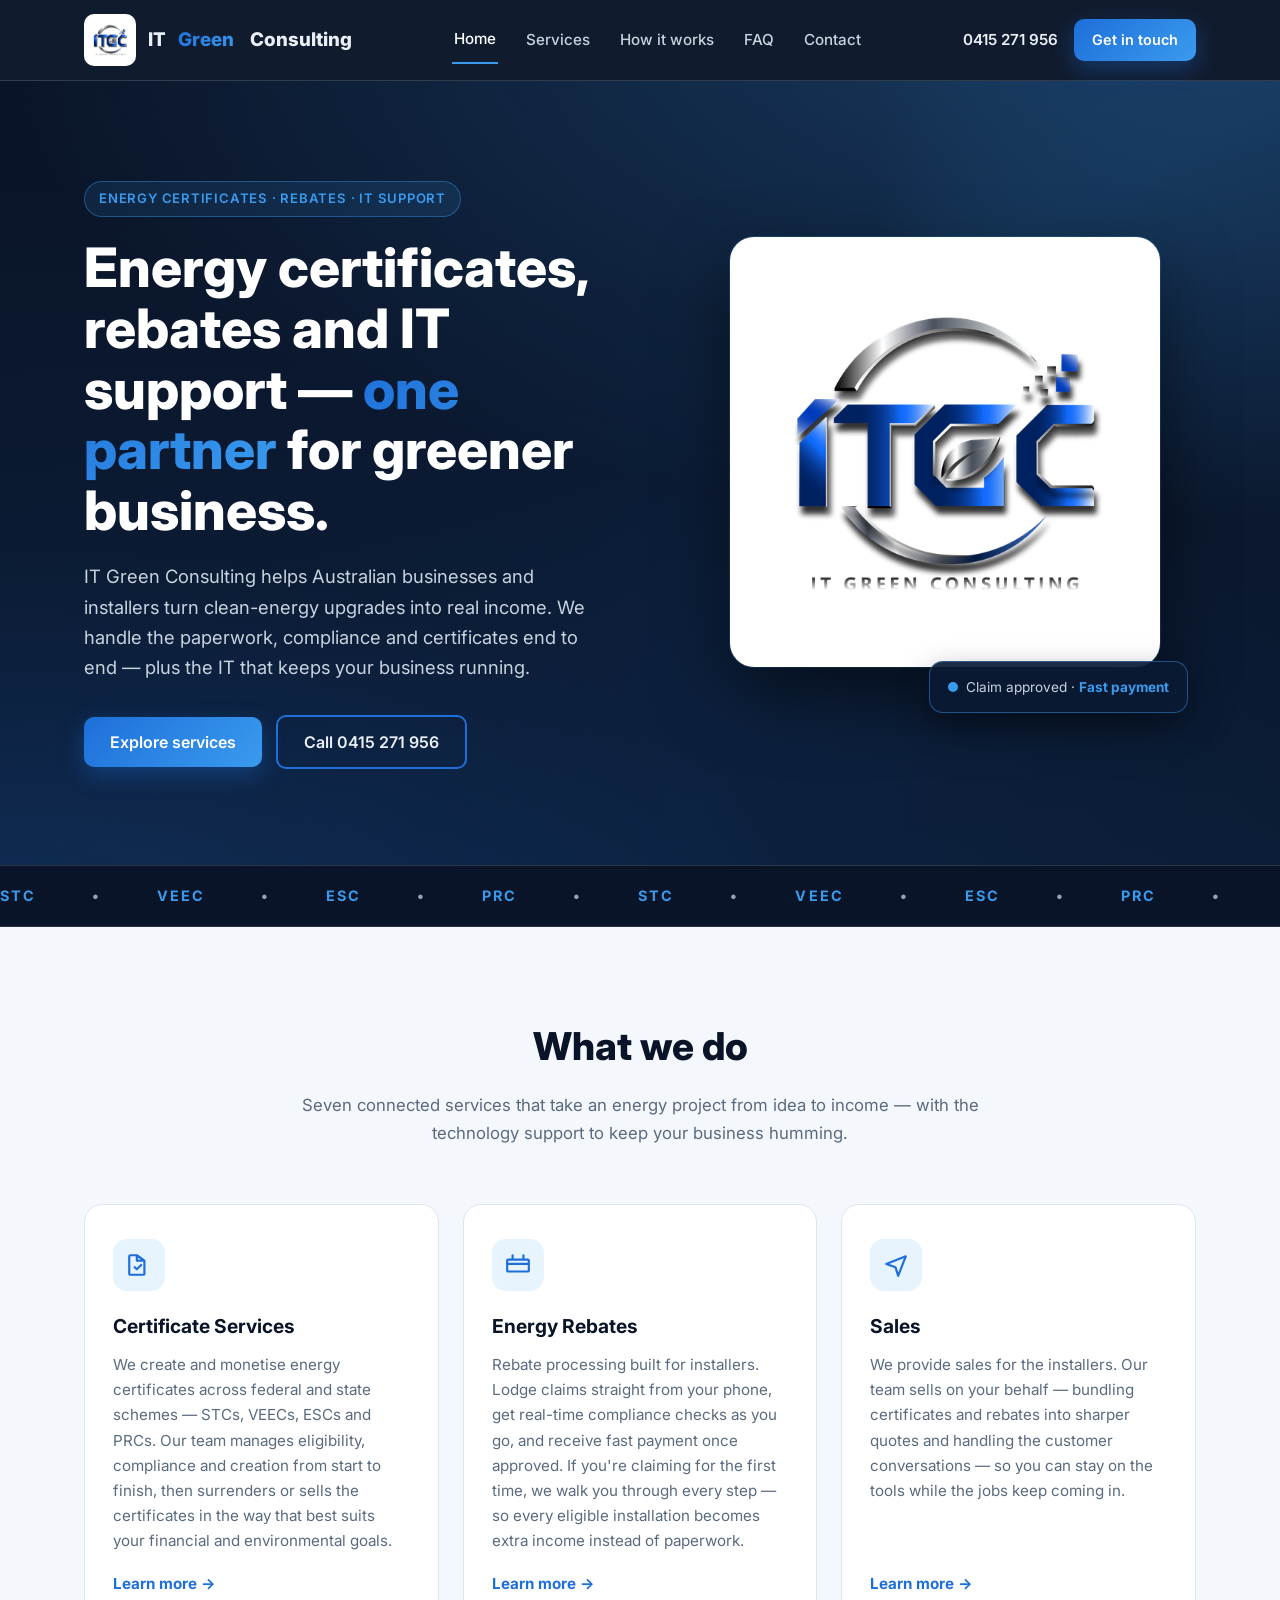
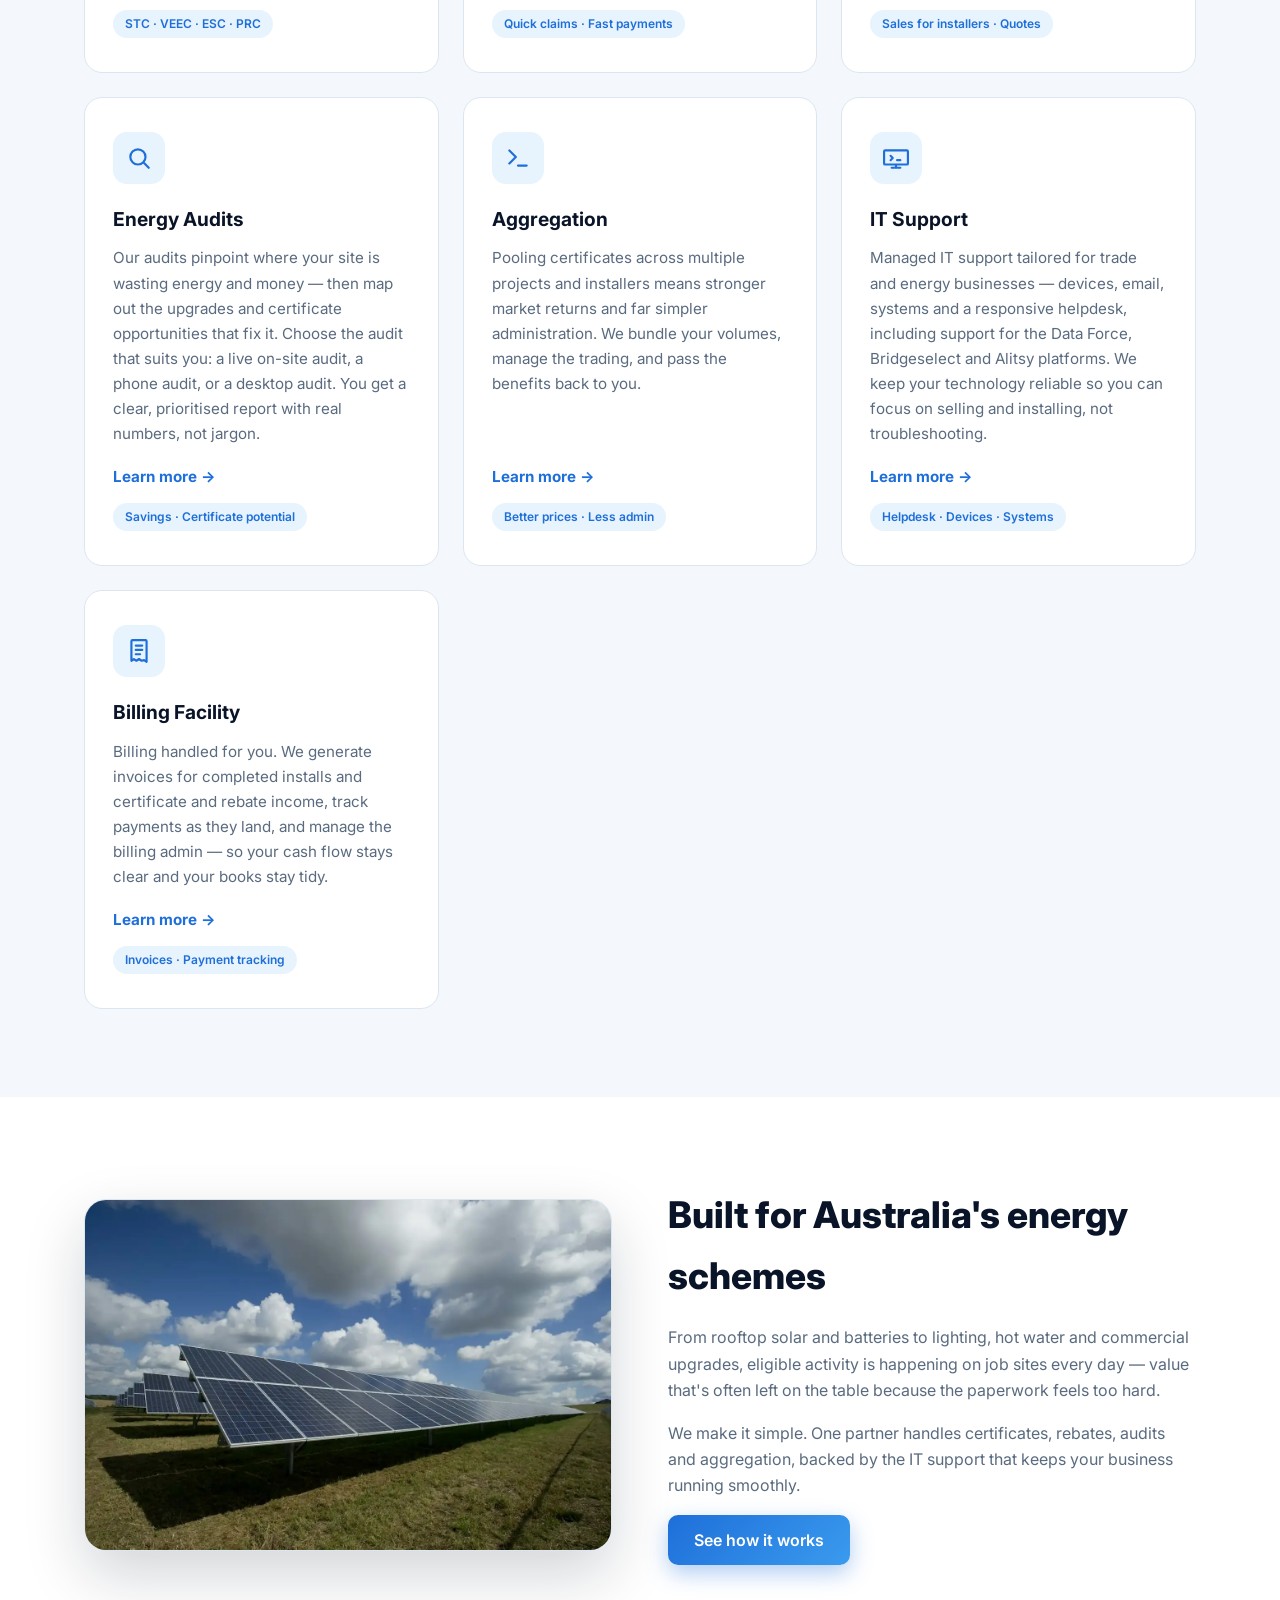
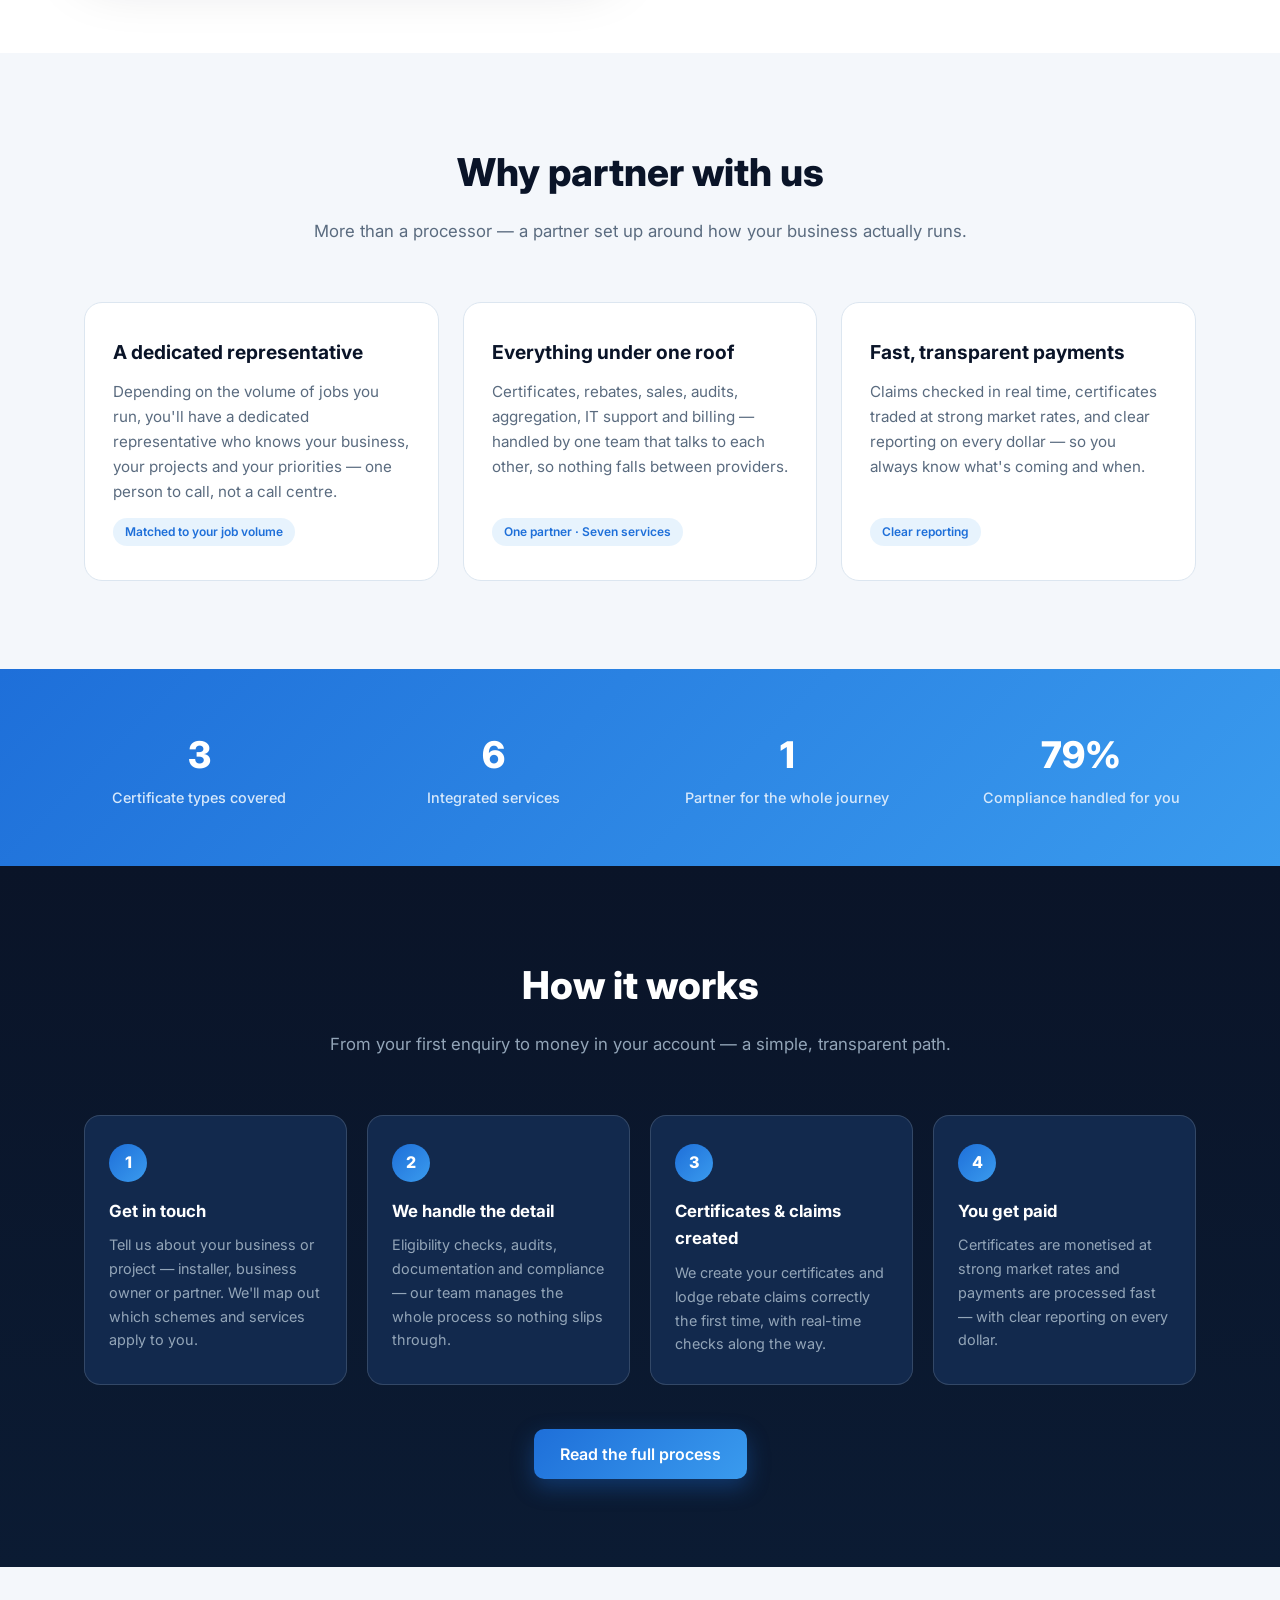
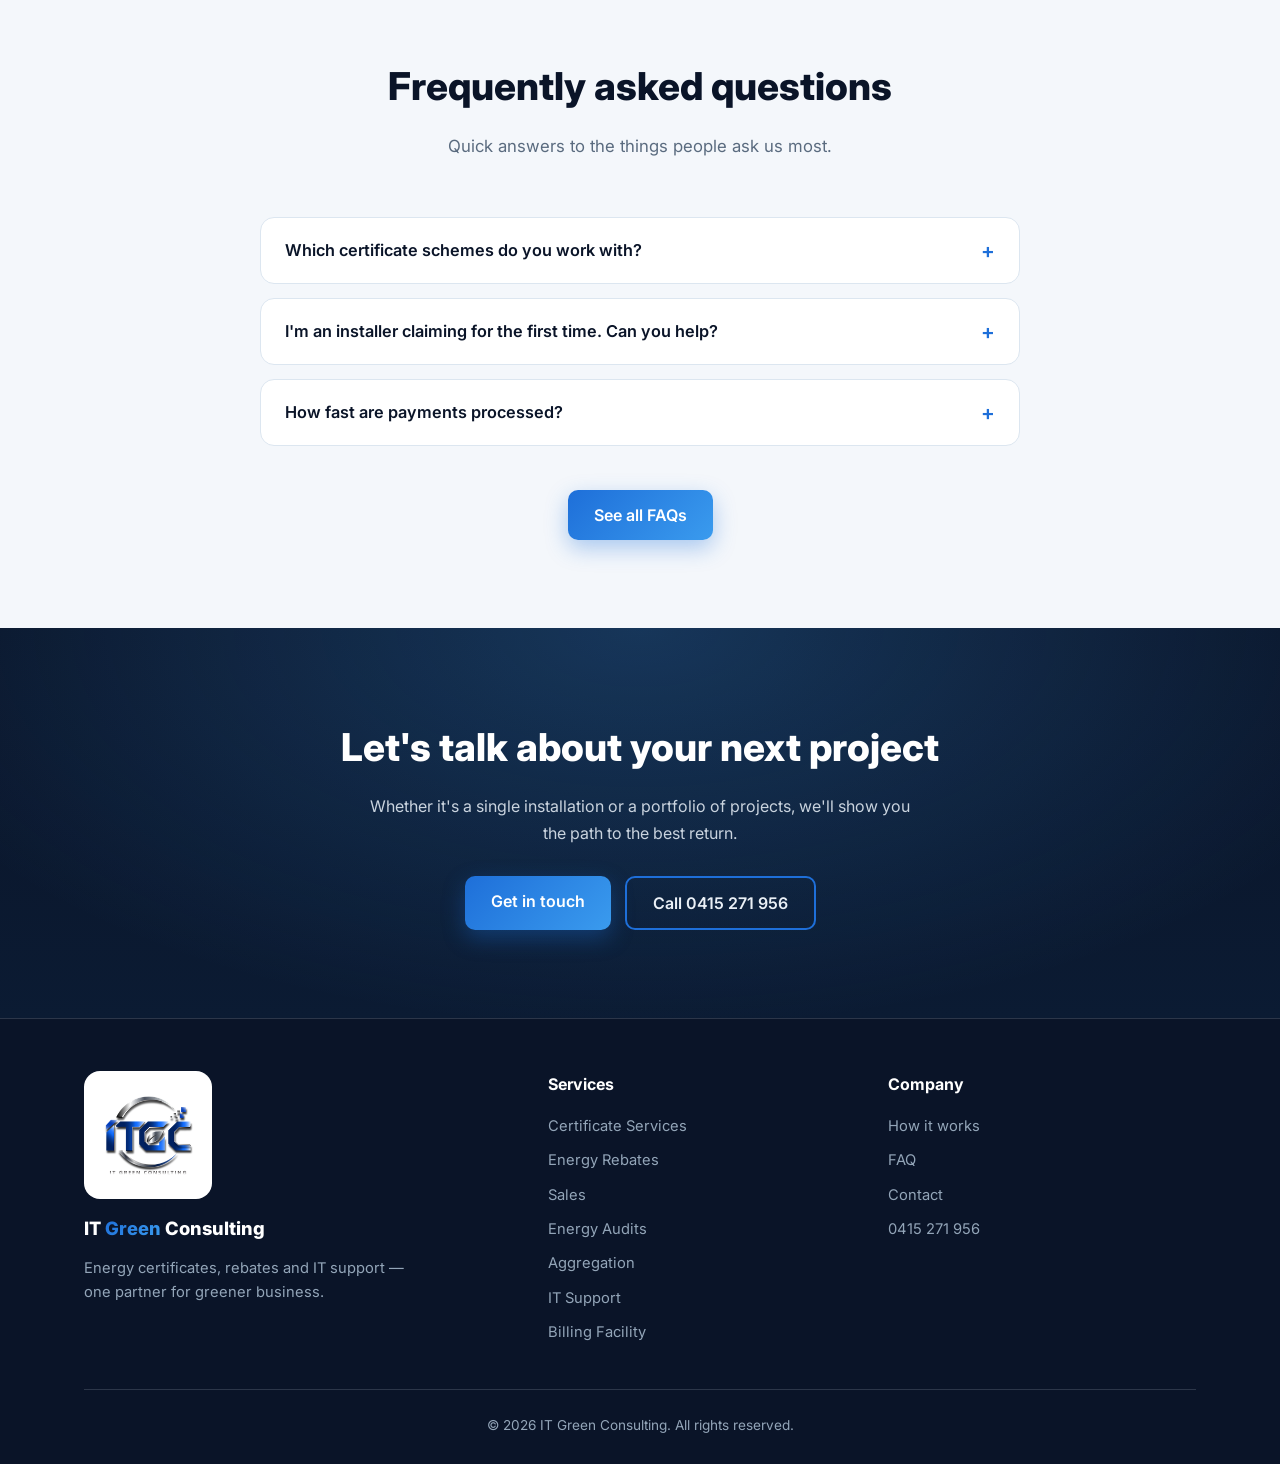
<file: index.html>
<!DOCTYPE html>
<html lang="en">
<head>
<meta charset="UTF-8">
<meta name="viewport" content="width=device-width, initial-scale=1.0">
<title>Energy Certificates, Rebates & IT Support — IT Green Consulting</title>
<meta name="description" content="IT Green Consulting helps Australian businesses turn energy upgrades into income — certificate creation, rebate processing, audits, aggregation, sales, billing and managed IT support.">
<meta name="theme-color" content="#0A1428">
<link rel="icon" type="image/x-icon" href="favicon.ico">
<link rel="icon" type="image/png" sizes="32x32" href="favicon-32.png">
<link rel="apple-touch-icon" href="apple-touch-icon.png">
<link rel="preconnect" href="https://fonts.googleapis.com">
<link rel="preconnect" href="https://fonts.gstatic.com" crossorigin>
<link href="https://fonts.googleapis.com/css2?family=Inter:wght@400;500;600;700;800&display=swap" rel="stylesheet">
<link rel="stylesheet" href="styles.css">
</head>
<body>
<nav>
  <div class="container nav-inner">
    <a class="logo" href="index.html" aria-label="IT Green Consulting home">
      <img src="logo-header.png" alt="IT Green Consulting logo">
      IT <span class="accent">Green</span>&nbsp;Consulting
    </a>
    <button class="burger" id="burger" aria-label="Menu"><span></span><span></span><span></span></button>
    <ul class="nav-links">
      <li><a href="index.html" class="active">Home</a></li>
      <li class="has-drop"><a href="certificate-services.html" class="drop-toggle">Services</a>
        <div class="drop"><a href="certificate-services.html">Certificate Services</a><a href="energy-rebates.html">Energy Rebates</a><a href="sales.html">Sales</a><a href="energy-audits.html">Energy Audits</a><a href="aggregation.html">Aggregation</a><a href="it-support.html">IT Support</a><a href="billing-facility.html">Billing Facility</a></div></li>
      <li><a href="how-it-works.html">How it works</a></li>
      <li><a href="faq.html">FAQ</a></li>
      <li><a href="contact.html">Contact</a></li>
    </ul>
    <div class="nav-cta">
      <a class="nav-phone" href="tel:+61415271956">0415 271 956</a>
      <a class="btn btn-sm" href="contact.html">Get in touch</a>
    </div>
  </div>
</nav>
<header class="hero">
  <div class="container hero-grid">
    <div>
      <span class="eyebrow">Energy certificates · Rebates · IT support</span>
      <h1>Energy certificates, rebates and IT support — <span class="g">one partner</span> for greener business.</h1>
      <p class="lede">IT Green Consulting helps Australian businesses and installers turn clean-energy upgrades into real income. We handle the paperwork, compliance and certificates end to end — plus the IT that keeps your business running.</p>
      <div class="hero-ctas">
        <a class="btn" href="index.html#services">Explore services</a>
        <a class="btn btn-outline" href="tel:+61415271956">Call 0415 271 956</a>
      </div>
    </div>
    <div class="hero-art">
      <img class="hero-logo" src="logo.png" alt="IT Green Consulting — ITGC logo">
      <div class="card-float"><span class="pulse"></span>Claim approved · <strong>Fast payment</strong></div>
    </div>
  </div>
</header>
<div class="marquee" aria-hidden="true"><ul class="marquee-track"><li style="display:flex;gap:56px"><span>STC</span><span class="dot">•</span><span>VEEC</span><span class="dot">•</span><span>ESC</span><span class="dot">•</span><span>PRC</span><span class="dot">•</span></li><li style="display:flex;gap:56px" aria-hidden="true"><span>STC</span><span class="dot">•</span><span>VEEC</span><span class="dot">•</span><span>ESC</span><span class="dot">•</span><span>PRC</span><span class="dot">•</span></li></ul></div>

<section class="services" id="services">
  <div class="container">
    <div class="sec-title reveal">
      <h2 id="services-h">What we do</h2>
      <p>Seven connected services that take an energy project from idea to income — with the technology support to keep your business humming.</p>
    </div>
    <div class="grid3">
      <div class="card reveal">
        <div class="icon"><svg viewBox="0 0 24 24"><path d="M10 3H4a1 1 0 0 0-1 1v16a1 1 0 0 0 1 1h12a1 1 0 0 0 1-1V8z M10 3v5h5 M8 14l2 2 4-4"/></svg></div>
        <h3>Certificate Services</h3>
        <p>We create and monetise energy certificates across federal and state schemes — STCs, VEECs, ESCs and PRCs. Our team manages eligibility, compliance and creation from start to finish, then surrenders or sells the certificates in the way that best suits your financial and environmental goals.</p>
        <a class="card-link" href="certificate-services.html">Learn more →</a>
        <span class="tag">STC · VEEC · ESC · PRC</span>
      </div>
<div class="card reveal">
        <div class="icon"><svg viewBox="0 0 24 24"><path d="M3 7h18a1 1 0 0 1 1 1v9a1 1 0 0 1-1 1H3a1 1 0 0 1-1-1V8a1 1 0 0 1 1-1z M3 11h18 M7 3v3 M17 3v3"/></svg></div>
        <h3>Energy Rebates</h3>
        <p>Rebate processing built for installers. Lodge claims straight from your phone, get real-time compliance checks as you go, and receive fast payment once approved. If you're claiming for the first time, we walk you through every step — so every eligible installation becomes extra income instead of paperwork.</p>
        <a class="card-link" href="energy-rebates.html">Learn more →</a>
        <span class="tag">Quick claims · Fast payments</span>
      </div>
<div class="card reveal">
        <div class="icon"><svg viewBox="0 0 24 24"><path d="M3 11l18-7-7 18-2.5-8z"/></svg></div>
        <h3>Sales</h3>
        <p>We provide sales for the installers. Our team sells on your behalf — bundling certificates and rebates into sharper quotes and handling the customer conversations — so you can stay on the tools while the jobs keep coming in.</p>
        <a class="card-link" href="sales.html">Learn more →</a>
        <span class="tag">Sales for installers · Quotes</span>
      </div>
<div class="card reveal">
        <div class="icon"><svg viewBox="0 0 24 24"><path d="M11 4a7 7 0 1 0 0 14 7 7 0 0 0 0-14z M21 21l-4.35-4.35"/></svg></div>
        <h3>Energy Audits</h3>
        <p>Our audits pinpoint where your site is wasting energy and money — then map out the upgrades and certificate opportunities that fix it. Choose the audit that suits you: a live on-site audit, a phone audit, or a desktop audit. You get a clear, prioritised report with real numbers, not jargon.</p>
        <a class="card-link" href="energy-audits.html">Learn more →</a>
        <span class="tag">Savings · Certificate potential</span>
      </div>
<div class="card reveal">
        <div class="icon"><svg viewBox="0 0 24 24"><path d="M4 17l6-6-6-6 M12 19h8"/></svg></div>
        <h3>Aggregation</h3>
        <p>Pooling certificates across multiple projects and installers means stronger market returns and far simpler administration. We bundle your volumes, manage the trading, and pass the benefits back to you.</p>
        <a class="card-link" href="aggregation.html">Learn more →</a>
        <span class="tag">Better prices · Less admin</span>
      </div>
<div class="card reveal">
        <div class="icon"><svg viewBox="0 0 24 24"><path d="M2 5h20a1 1 0 0 1 1 1v11a1 1 0 0 1-1 1H2a1 1 0 0 1-1-1V6a1 1 0 0 1 1-1z M8 21h8 M12 18v3 M7 10l2 2-2 2 M13 14h3"/></svg></div>
        <h3>IT Support</h3>
        <p>Managed IT support tailored for trade and energy businesses — devices, email, systems and a responsive helpdesk, including support for the Data Force, Bridgeselect and Alitsy platforms. We keep your technology reliable so you can focus on selling and installing, not troubleshooting.</p>
        <a class="card-link" href="it-support.html">Learn more →</a>
        <span class="tag">Helpdesk · Devices · Systems</span>
      </div>
<div class="card reveal">
        <div class="icon"><svg viewBox="0 0 24 24"><path d="M6 2h12a1 1 0 0 1 1 1v19l-2.3-1.6L14.4 21l-2.4-1.6L9.6 21l-2.3-1.6L5 21V3a1 1 0 0 1 1-1z M9 7h6 M9 11h6 M9 15h4"/></svg></div>
        <h3>Billing Facility</h3>
        <p>Billing handled for you. We generate invoices for completed installs and certificate and rebate income, track payments as they land, and manage the billing admin — so your cash flow stays clear and your books stay tidy.</p>
        <a class="card-link" href="billing-facility.html">Learn more →</a>
        <span class="tag">Invoices · Payment tracking</span>
      </div>
    </div>
  </div>
</section>

<section>
  <div class="container split">
    <div class="img-frame reveal">
      <img src="img/solar-field.webp" alt="Rows of solar panels in a green field under a blue sky" loading="lazy">
    </div>
    <div class="reveal" data-d="1">
      <h2>Built for Australia's energy schemes</h2>
      <p>From rooftop solar and batteries to lighting, hot water and commercial upgrades, eligible activity is happening on job sites every day — value that's often left on the table because the paperwork feels too hard.</p>
      <p>We make it simple. One partner handles certificates, rebates, audits and aggregation, backed by the IT support that keeps your business running smoothly.</p>
      <a class="btn" href="how-it-works.html">See how it works</a>
    </div>
  </div>
</section>

<section class="services">
  <div class="container">
    <div class="sec-title reveal">
      <h2>Why partner with us</h2>
      <p>More than a processor — a partner set up around how your business actually runs.</p>
    </div>
    <div class="grid3">
      <div class="card reveal">
        <h3>A dedicated representative</h3>
        <p>Depending on the volume of jobs you run, you'll have a dedicated representative who knows your business, your projects and your priorities — one person to call, not a call centre.</p>
        <span class="tag">Matched to your job volume</span>
      </div>
      <div class="card reveal" data-d="1">
        <h3>Everything under one roof</h3>
        <p>Certificates, rebates, sales, audits, aggregation, IT support and billing — handled by one team that talks to each other, so nothing falls between providers.</p>
        <span class="tag">One partner · Seven services</span>
      </div>
      <div class="card reveal" data-d="2">
        <h3>Fast, transparent payments</h3>
        <p>Claims checked in real time, certificates traded at strong market rates, and clear reporting on every dollar — so you always know what's coming and when.</p>
        <span class="tag">Clear reporting</span>
      </div>
    </div>
  </div>
</section>

<div class="stats-band">
  <div class="container stats">
    <div class="stat"><div class="n" data-count="4">0</div><div class="l">Certificate types covered</div></div>
    <div class="stat"><div class="n" data-count="7">0</div><div class="l">Integrated services</div></div>
    <div class="stat"><div class="n" data-count="1">0</div><div class="l">Partner for the whole journey</div></div>
    <div class="stat"><div class="n" data-count="100" data-suffix="%">0</div><div class="l">Compliance handled for you</div></div>
  </div>
</div>

<section class="dark">
  <div class="container">
    <div class="sec-title reveal">
      <h2 style="color:#fff">How it works</h2>
      <p style="color:#93A5B8">From your first enquiry to money in your account — a simple, transparent path.</p>
    </div>
    <div class="steps"><div class="step reveal" data-d="0">
        <div class="num">1</div>
        <h3>Get in touch</h3>
        <p>Tell us about your business or project — installer, business owner or partner. We'll map out which schemes and services apply to you.</p>
      </div>
<div class="step reveal" data-d="1">
        <div class="num">2</div>
        <h3>We handle the detail</h3>
        <p>Eligibility checks, audits, documentation and compliance — our team manages the whole process so nothing slips through.</p>
      </div>
<div class="step reveal" data-d="2">
        <div class="num">3</div>
        <h3>Certificates & claims created</h3>
        <p>We create your certificates and lodge rebate claims correctly the first time, with real-time checks along the way.</p>
      </div>
<div class="step reveal" data-d="3">
        <div class="num">4</div>
        <h3>You get paid</h3>
        <p>Certificates are monetised at strong market rates and payments are processed fast — with clear reporting on every dollar.</p>
      </div></div>
    <div class="center reveal"><a class="btn" href="how-it-works.html">Read the full process</a></div>
  </div>
</section>

<section class="faq">
  <div class="container">
    <div class="sec-title reveal">
      <h2>Frequently asked questions</h2>
      <p>Quick answers to the things people ask us most.</p>
    </div>
    <div class="faq-list"><div class="faq-item reveal" data-d="0">
        <button class="faq-q">Which certificate schemes do you work with?<span class="chev">+</span></button>
        <div class="faq-a"><p>We work across the major federal and state schemes, including STCs at the federal level, plus VEECs in Victoria and ESCs and PRCs in New South Wales. If you're unsure which schemes apply to your project, we'll assess it for you at no cost.</p></div>
      </div>
<div class="faq-item reveal" data-d="1">
        <button class="faq-q">I'm an installer claiming for the first time. Can you help?<span class="chev">+</span></button>
        <div class="faq-a"><p>Absolutely — that's exactly who our rebate service is built for. We guide first-timers through every step, from eligibility to documentation to claim lodgement, so you avoid the common mistakes that delay payment.</p></div>
      </div>
<div class="faq-item reveal" data-d="2">
        <button class="faq-q">How fast are payments processed?<span class="chev">+</span></button>
        <div class="faq-a"><p>We prioritise fast turnaround: correctly lodged claims move through quickly, and certificates are monetised at competitive market rates with clear, prompt payment once settled. We'll give you a realistic timeline for your specific claim when we start.</p></div>
      </div></div>
    <div class="center reveal"><a class="btn" href="faq.html">See all FAQs</a></div>
  </div>
</section>
<section class="cta-band">
  <div class="container reveal">
    <h2>Let's talk about your next project</h2>
    <p>Whether it's a single installation or a portfolio of projects, we'll show you the path to the best return.</p>
    <div class="cta-btns">
      <a class="btn" href="contact.html">Get in touch</a>
      <a class="btn btn-outline" href="tel:+61415271956">Call 0415 271 956</a>
    </div>
  </div>
</section>
<footer>
  <div class="container">
    <div class="foot-grid">
      <div class="foot-brand">
        <img src="logo-header.png" alt="IT Green Consulting logo" loading="lazy">
        <span class="foot-logo">IT <span class="accent">Green</span> Consulting</span>
        <p>Energy certificates, rebates and IT support — one partner for greener business.</p>
      </div>
      <div>
        <h4>Services</h4>
        <ul><li><a href="certificate-services.html">Certificate Services</a></li><li><a href="energy-rebates.html">Energy Rebates</a></li><li><a href="sales.html">Sales</a></li><li><a href="energy-audits.html">Energy Audits</a></li><li><a href="aggregation.html">Aggregation</a></li><li><a href="it-support.html">IT Support</a></li><li><a href="billing-facility.html">Billing Facility</a></li></ul>
      </div>
      <div>
        <h4>Company</h4>
        <ul>
          <li><a href="how-it-works.html">How it works</a></li>
          <li><a href="faq.html">FAQ</a></li>
          <li><a href="contact.html">Contact</a></li>
          <li><a href="tel:+61415271956">0415 271 956</a></li>
        </ul>
      </div>
    </div>
    <div class="copy">© 2026 IT Green Consulting. All rights reserved.</div>
  </div>
</footer>
<script src="site.js"></script>
</body>
</html>
</file>
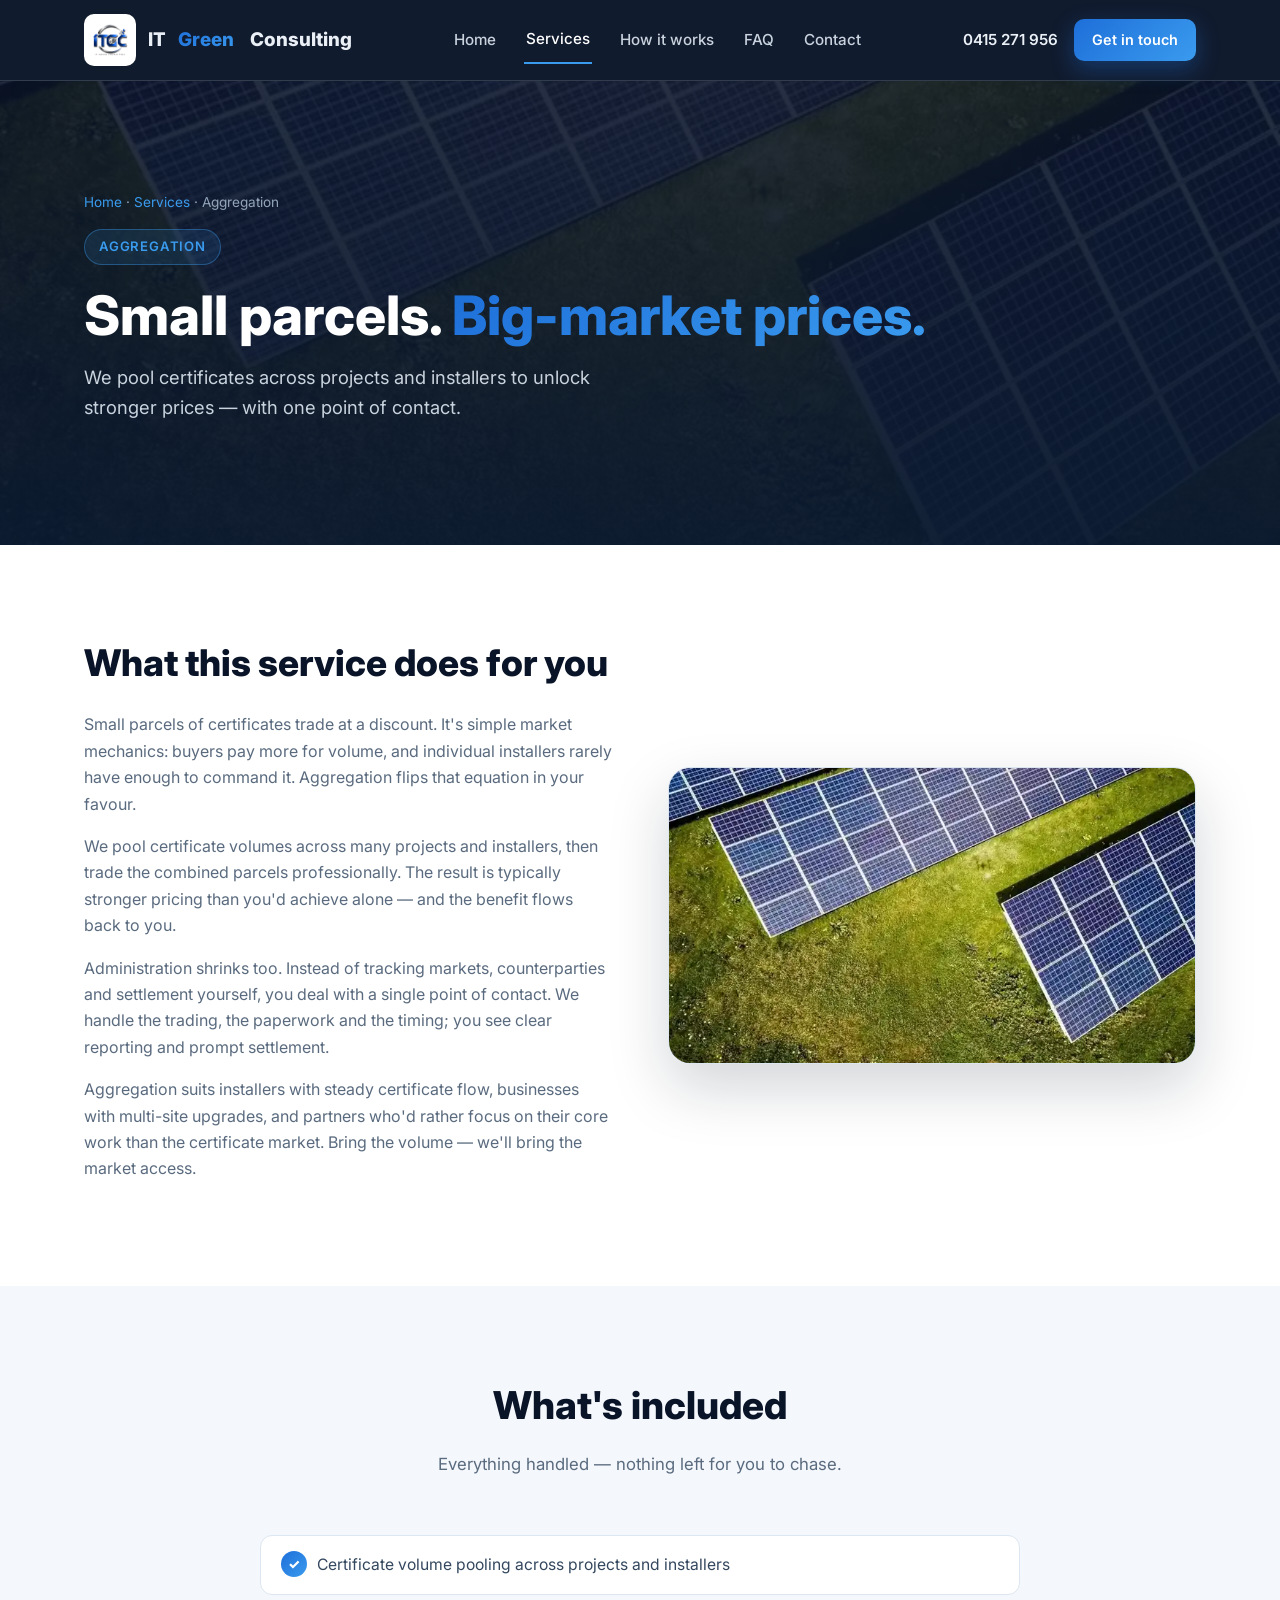
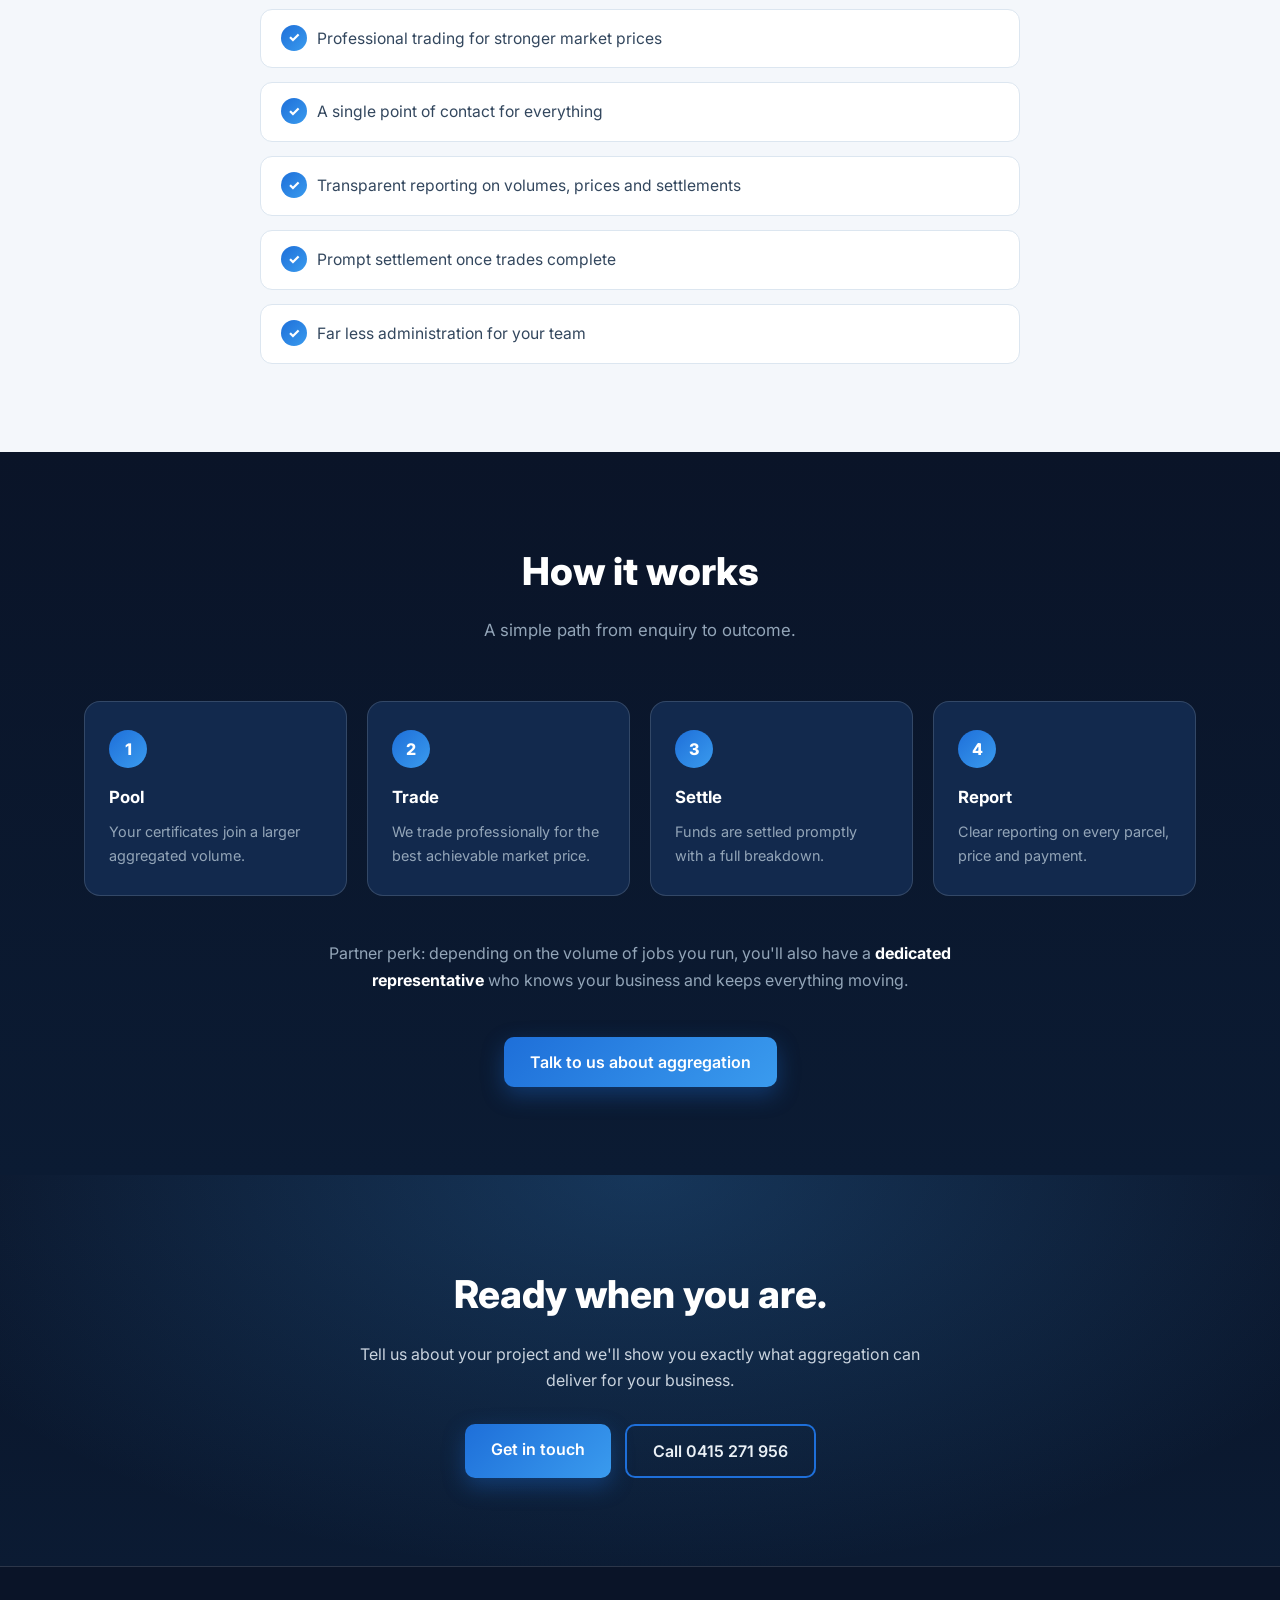
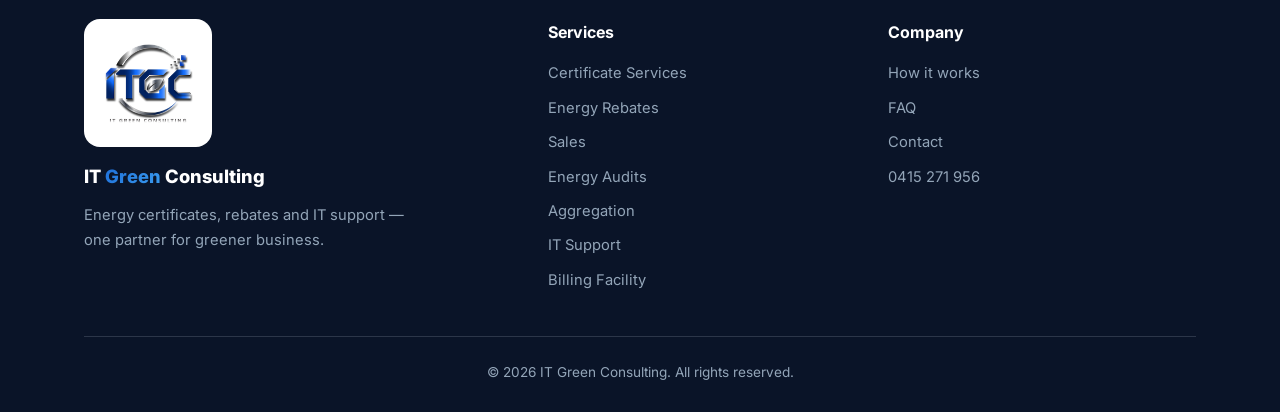
<file: aggregation.html>
<!DOCTYPE html>
<html lang="en">
<head>
<meta charset="UTF-8">
<meta name="viewport" content="width=device-width, initial-scale=1.0">
<title>Aggregation — IT Green Consulting</title>
<meta name="description" content="We pool certificates across projects and installers to unlock stronger prices — with one point of contact.">
<meta name="theme-color" content="#0A1428">
<link rel="icon" type="image/x-icon" href="favicon.ico">
<link rel="icon" type="image/png" sizes="32x32" href="favicon-32.png">
<link rel="apple-touch-icon" href="apple-touch-icon.png">
<link rel="preconnect" href="https://fonts.googleapis.com">
<link rel="preconnect" href="https://fonts.gstatic.com" crossorigin>
<link href="https://fonts.googleapis.com/css2?family=Inter:wght@400;500;600;700;800&display=swap" rel="stylesheet">
<link rel="stylesheet" href="styles.css">
</head>
<body>
<nav>
  <div class="container nav-inner">
    <a class="logo" href="index.html" aria-label="IT Green Consulting home">
      <img src="logo-header.png" alt="IT Green Consulting logo">
      IT <span class="accent">Green</span>&nbsp;Consulting
    </a>
    <button class="burger" id="burger" aria-label="Menu"><span></span><span></span><span></span></button>
    <ul class="nav-links">
      <li><a href="index.html">Home</a></li>
      <li class="has-drop"><a href="certificate-services.html" class="drop-toggle active">Services</a>
        <div class="drop"><a href="certificate-services.html">Certificate Services</a><a href="energy-rebates.html">Energy Rebates</a><a href="sales.html">Sales</a><a href="energy-audits.html">Energy Audits</a><a href="aggregation.html">Aggregation</a><a href="it-support.html">IT Support</a><a href="billing-facility.html">Billing Facility</a></div></li>
      <li><a href="how-it-works.html">How it works</a></li>
      <li><a href="faq.html">FAQ</a></li>
      <li><a href="contact.html">Contact</a></li>
    </ul>
    <div class="nav-cta">
      <a class="nav-phone" href="tel:+61415271956">0415 271 956</a>
      <a class="btn btn-sm" href="contact.html">Get in touch</a>
    </div>
  </div>
</nav>
<header class="page-hero">
  <div class="bg" style="background-image:url(img/solar-aerial.webp)" role="img" aria-label="Aerial view of solar panels in a field"></div>
  <div class="container inner">
    <div class="crumbs"><a href="index.html">Home</a> · <a href="index.html#services">Services</a> · Aggregation</div>
    <span class="eyebrow">Aggregation</span>
    <h1>Small parcels. <span class="g">Big-market prices.</span></h1>
    <p class="lede">We pool certificates across projects and installers to unlock stronger prices — with one point of contact.</p>
  </div>
</header>
<section>
  <div class="container split">
    <div class="reveal">
      <h2>What this service does for you</h2>
      <p>Small parcels of certificates trade at a discount. It's simple market mechanics: buyers pay more for volume, and individual installers rarely have enough to command it. Aggregation flips that equation in your favour.</p><p>We pool certificate volumes across many projects and installers, then trade the combined parcels professionally. The result is typically stronger pricing than you'd achieve alone — and the benefit flows back to you.</p><p>Administration shrinks too. Instead of tracking markets, counterparties and settlement yourself, you deal with a single point of contact. We handle the trading, the paperwork and the timing; you see clear reporting and prompt settlement.</p><p>Aggregation suits installers with steady certificate flow, businesses with multi-site upgrades, and partners who'd rather focus on their core work than the certificate market. Bring the volume — we'll bring the market access.</p>
    </div>
    <div class="img-frame reveal" data-d="1">
      <img src="img/solar-aerial.webp" alt="Aerial view of solar panels in a field" loading="lazy">
    </div>
  </div>
</section>
<section class="included">
  <div class="container">
    <div class="sec-title reveal">
      <h2>What's included</h2>
      <p>Everything handled — nothing left for you to chase.</p>
    </div>
    <ul class="check-list"><li>Certificate volume pooling across projects and installers</li><li>Professional trading for stronger market prices</li><li>A single point of contact for everything</li><li>Transparent reporting on volumes, prices and settlements</li><li>Prompt settlement once trades complete</li><li>Far less administration for your team</li></ul>
  </div>
</section>
<section class="dark">
  <div class="container">
    <div class="sec-title reveal">
      <h2 style="color:#fff">How it works</h2>
      <p style="color:#93A5B8">A simple path from enquiry to outcome.</p>
    </div>
    <div class="steps"><div class="step reveal" data-d="0">
        <div class="num">1</div>
        <h3>Pool</h3>
        <p>Your certificates join a larger aggregated volume.</p>
      </div>
<div class="step reveal" data-d="1">
        <div class="num">2</div>
        <h3>Trade</h3>
        <p>We trade professionally for the best achievable market price.</p>
      </div>
<div class="step reveal" data-d="2">
        <div class="num">3</div>
        <h3>Settle</h3>
        <p>Funds are settled promptly with a full breakdown.</p>
      </div>
<div class="step reveal" data-d="3">
        <div class="num">4</div>
        <h3>Report</h3>
        <p>Clear reporting on every parcel, price and payment.</p>
      </div></div>
    <p class="center reveal" style="color:#93A5B8;max-width:640px;margin-left:auto;margin-right:auto">Partner perk: depending on the volume of jobs you run, you'll also have a <strong style="color:#fff">dedicated representative</strong> who knows your business and keeps everything moving.</p>
    <div class="center reveal"><a class="btn" href="contact.html">Talk to us about aggregation</a></div>
  </div>
</section>
<section class="cta-band">
  <div class="container reveal">
    <h2>Ready when you are.</h2>
    <p>Tell us about your project and we'll show you exactly what aggregation can deliver for your business.</p>
    <div class="cta-btns">
      <a class="btn" href="contact.html">Get in touch</a>
      <a class="btn btn-outline" href="tel:+61415271956">Call 0415 271 956</a>
    </div>
  </div>
</section>
<footer>
  <div class="container">
    <div class="foot-grid">
      <div class="foot-brand">
        <img src="logo-header.png" alt="IT Green Consulting logo" loading="lazy">
        <span class="foot-logo">IT <span class="accent">Green</span> Consulting</span>
        <p>Energy certificates, rebates and IT support — one partner for greener business.</p>
      </div>
      <div>
        <h4>Services</h4>
        <ul><li><a href="certificate-services.html">Certificate Services</a></li><li><a href="energy-rebates.html">Energy Rebates</a></li><li><a href="sales.html">Sales</a></li><li><a href="energy-audits.html">Energy Audits</a></li><li><a href="aggregation.html">Aggregation</a></li><li><a href="it-support.html">IT Support</a></li><li><a href="billing-facility.html">Billing Facility</a></li></ul>
      </div>
      <div>
        <h4>Company</h4>
        <ul>
          <li><a href="how-it-works.html">How it works</a></li>
          <li><a href="faq.html">FAQ</a></li>
          <li><a href="contact.html">Contact</a></li>
          <li><a href="tel:+61415271956">0415 271 956</a></li>
        </ul>
      </div>
    </div>
    <div class="copy">© 2026 IT Green Consulting. All rights reserved.</div>
  </div>
</footer>
<script src="site.js"></script>
</body>
</html>
</file>
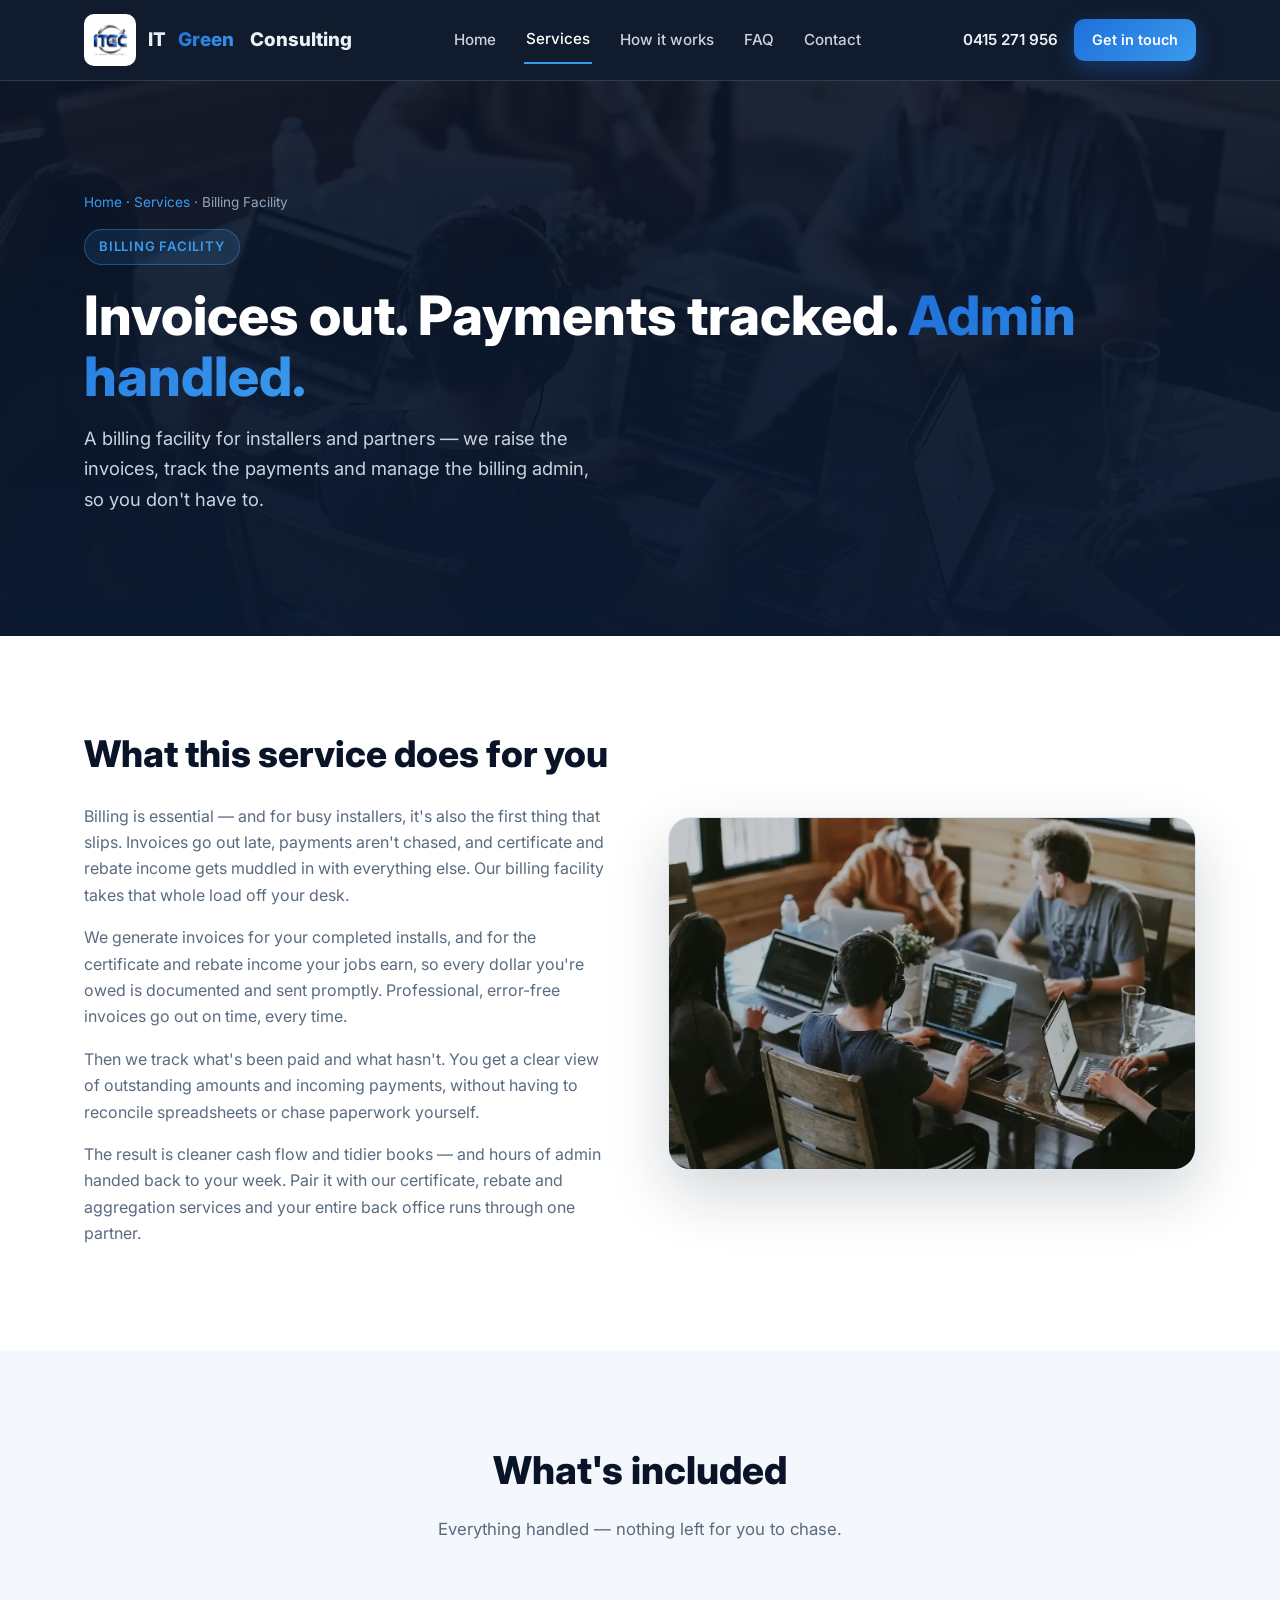
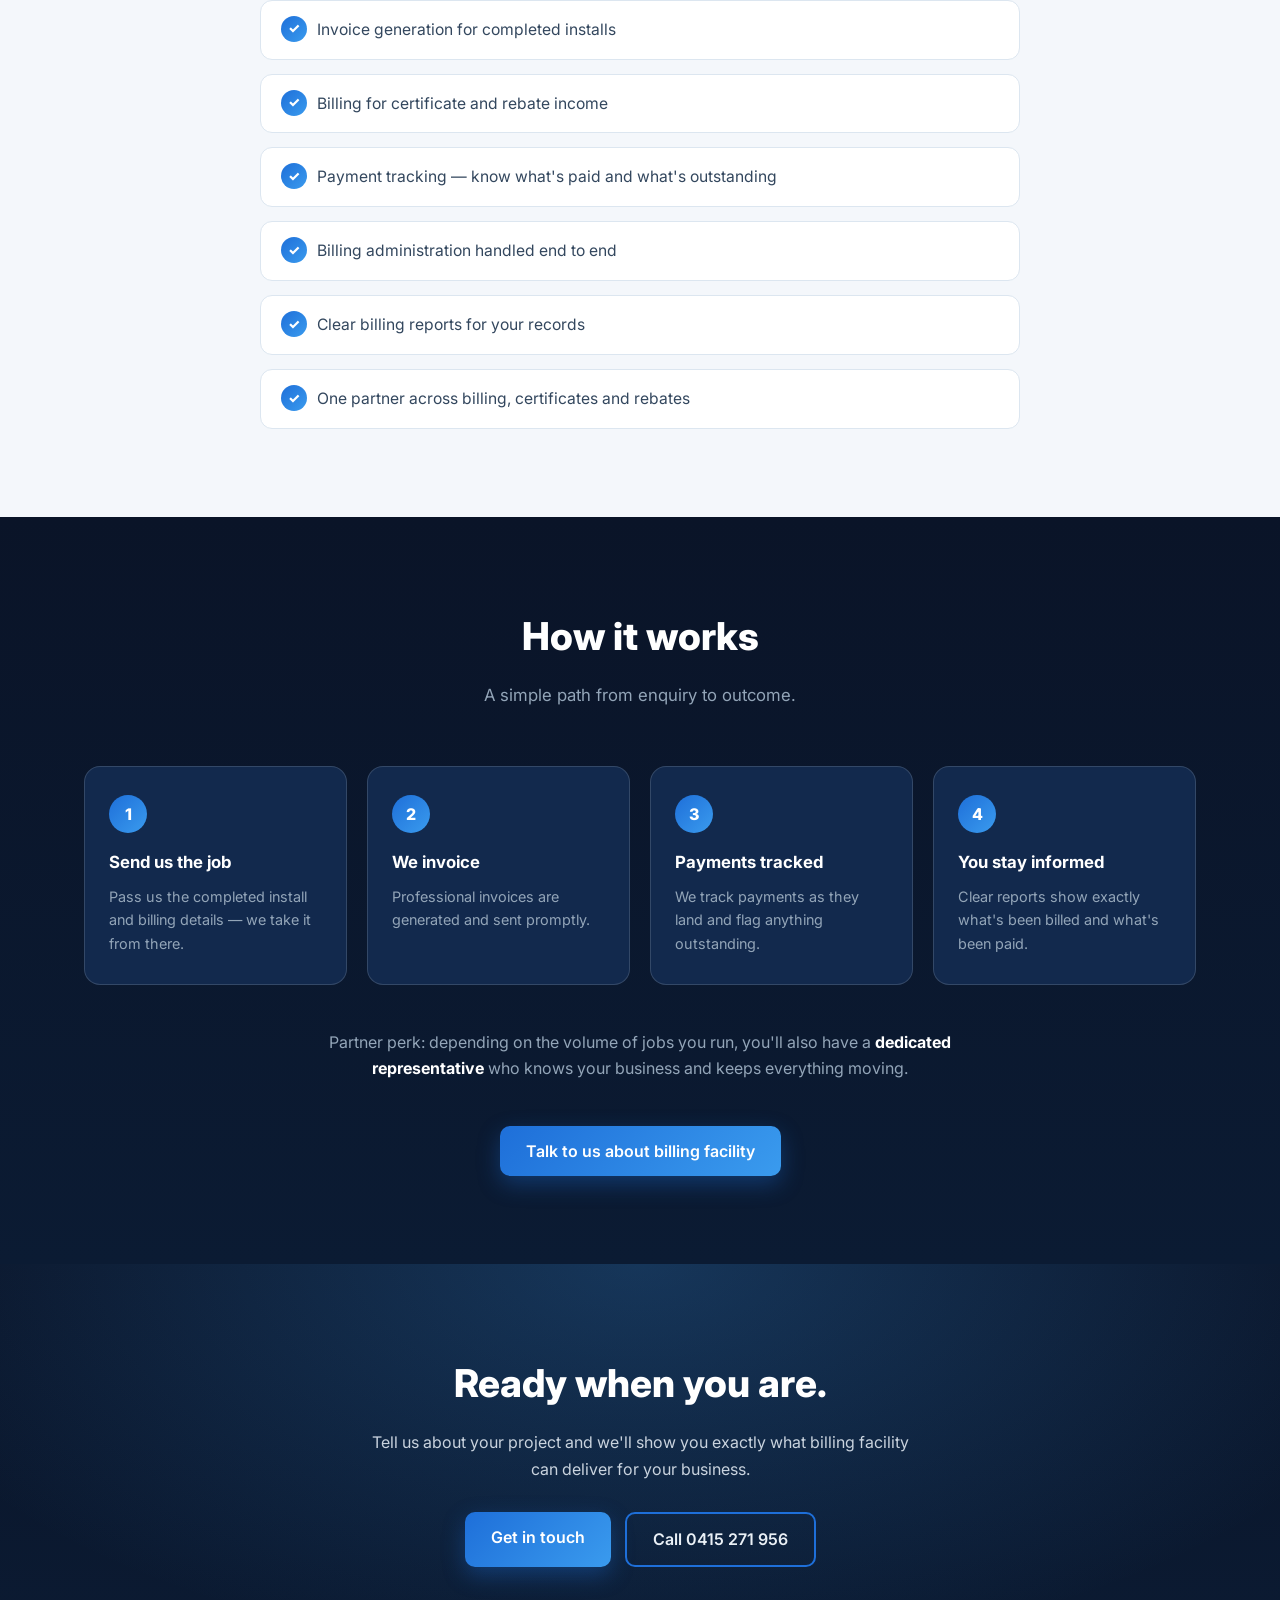
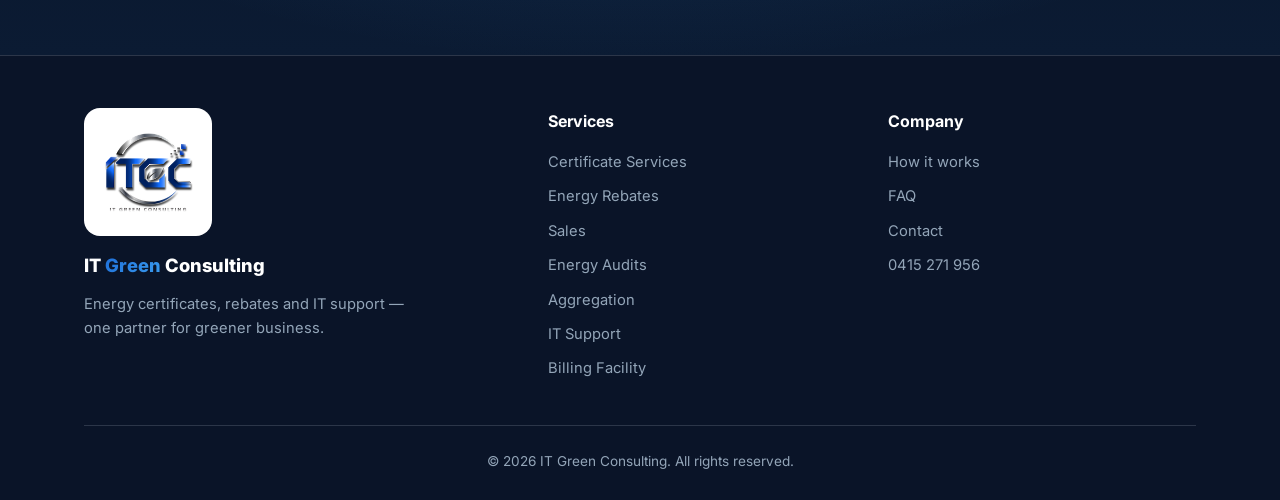
<file: billing-facility.html>
<!DOCTYPE html>
<html lang="en">
<head>
<meta charset="UTF-8">
<meta name="viewport" content="width=device-width, initial-scale=1.0">
<title>Billing Facility — IT Green Consulting</title>
<meta name="description" content="A billing facility for installers and partners — we raise the invoices, track the payments and manage the billing admin, so you don't have to.">
<meta name="theme-color" content="#0A1428">
<link rel="icon" type="image/x-icon" href="favicon.ico">
<link rel="icon" type="image/png" sizes="32x32" href="favicon-32.png">
<link rel="apple-touch-icon" href="apple-touch-icon.png">
<link rel="preconnect" href="https://fonts.googleapis.com">
<link rel="preconnect" href="https://fonts.gstatic.com" crossorigin>
<link href="https://fonts.googleapis.com/css2?family=Inter:wght@400;500;600;700;800&display=swap" rel="stylesheet">
<link rel="stylesheet" href="styles.css">
</head>
<body>
<nav>
  <div class="container nav-inner">
    <a class="logo" href="index.html" aria-label="IT Green Consulting home">
      <img src="logo-header.png" alt="IT Green Consulting logo">
      IT <span class="accent">Green</span>&nbsp;Consulting
    </a>
    <button class="burger" id="burger" aria-label="Menu"><span></span><span></span><span></span></button>
    <ul class="nav-links">
      <li><a href="index.html">Home</a></li>
      <li class="has-drop"><a href="certificate-services.html" class="drop-toggle active">Services</a>
        <div class="drop"><a href="certificate-services.html">Certificate Services</a><a href="energy-rebates.html">Energy Rebates</a><a href="sales.html">Sales</a><a href="energy-audits.html">Energy Audits</a><a href="aggregation.html">Aggregation</a><a href="it-support.html">IT Support</a><a href="billing-facility.html">Billing Facility</a></div></li>
      <li><a href="how-it-works.html">How it works</a></li>
      <li><a href="faq.html">FAQ</a></li>
      <li><a href="contact.html">Contact</a></li>
    </ul>
    <div class="nav-cta">
      <a class="nav-phone" href="tel:+61415271956">0415 271 956</a>
      <a class="btn btn-sm" href="contact.html">Get in touch</a>
    </div>
  </div>
</nav>
<header class="page-hero">
  <div class="bg" style="background-image:url(img/team.webp)" role="img" aria-label="Business team collaborating around a table with laptops"></div>
  <div class="container inner">
    <div class="crumbs"><a href="index.html">Home</a> · <a href="index.html#services">Services</a> · Billing Facility</div>
    <span class="eyebrow">Billing Facility</span>
    <h1>Invoices out. Payments tracked. <span class="g">Admin handled.</span></h1>
    <p class="lede">A billing facility for installers and partners — we raise the invoices, track the payments and manage the billing admin, so you don't have to.</p>
  </div>
</header>
<section>
  <div class="container split">
    <div class="reveal">
      <h2>What this service does for you</h2>
      <p>Billing is essential — and for busy installers, it's also the first thing that slips. Invoices go out late, payments aren't chased, and certificate and rebate income gets muddled in with everything else. Our billing facility takes that whole load off your desk.</p><p>We generate invoices for your completed installs, and for the certificate and rebate income your jobs earn, so every dollar you're owed is documented and sent promptly. Professional, error-free invoices go out on time, every time.</p><p>Then we track what's been paid and what hasn't. You get a clear view of outstanding amounts and incoming payments, without having to reconcile spreadsheets or chase paperwork yourself.</p><p>The result is cleaner cash flow and tidier books — and hours of admin handed back to your week. Pair it with our certificate, rebate and aggregation services and your entire back office runs through one partner.</p>
    </div>
    <div class="img-frame reveal" data-d="1">
      <img src="img/team.webp" alt="Business team collaborating around a table with laptops" loading="lazy">
    </div>
  </div>
</section>
<section class="included">
  <div class="container">
    <div class="sec-title reveal">
      <h2>What's included</h2>
      <p>Everything handled — nothing left for you to chase.</p>
    </div>
    <ul class="check-list"><li>Invoice generation for completed installs</li><li>Billing for certificate and rebate income</li><li>Payment tracking — know what's paid and what's outstanding</li><li>Billing administration handled end to end</li><li>Clear billing reports for your records</li><li>One partner across billing, certificates and rebates</li></ul>
  </div>
</section>
<section class="dark">
  <div class="container">
    <div class="sec-title reveal">
      <h2 style="color:#fff">How it works</h2>
      <p style="color:#93A5B8">A simple path from enquiry to outcome.</p>
    </div>
    <div class="steps"><div class="step reveal" data-d="0">
        <div class="num">1</div>
        <h3>Send us the job</h3>
        <p>Pass us the completed install and billing details — we take it from there.</p>
      </div>
<div class="step reveal" data-d="1">
        <div class="num">2</div>
        <h3>We invoice</h3>
        <p>Professional invoices are generated and sent promptly.</p>
      </div>
<div class="step reveal" data-d="2">
        <div class="num">3</div>
        <h3>Payments tracked</h3>
        <p>We track payments as they land and flag anything outstanding.</p>
      </div>
<div class="step reveal" data-d="3">
        <div class="num">4</div>
        <h3>You stay informed</h3>
        <p>Clear reports show exactly what's been billed and what's been paid.</p>
      </div></div>
    <p class="center reveal" style="color:#93A5B8;max-width:640px;margin-left:auto;margin-right:auto">Partner perk: depending on the volume of jobs you run, you'll also have a <strong style="color:#fff">dedicated representative</strong> who knows your business and keeps everything moving.</p>
    <div class="center reveal"><a class="btn" href="contact.html">Talk to us about billing facility</a></div>
  </div>
</section>
<section class="cta-band">
  <div class="container reveal">
    <h2>Ready when you are.</h2>
    <p>Tell us about your project and we'll show you exactly what billing facility can deliver for your business.</p>
    <div class="cta-btns">
      <a class="btn" href="contact.html">Get in touch</a>
      <a class="btn btn-outline" href="tel:+61415271956">Call 0415 271 956</a>
    </div>
  </div>
</section>
<footer>
  <div class="container">
    <div class="foot-grid">
      <div class="foot-brand">
        <img src="logo-header.png" alt="IT Green Consulting logo" loading="lazy">
        <span class="foot-logo">IT <span class="accent">Green</span> Consulting</span>
        <p>Energy certificates, rebates and IT support — one partner for greener business.</p>
      </div>
      <div>
        <h4>Services</h4>
        <ul><li><a href="certificate-services.html">Certificate Services</a></li><li><a href="energy-rebates.html">Energy Rebates</a></li><li><a href="sales.html">Sales</a></li><li><a href="energy-audits.html">Energy Audits</a></li><li><a href="aggregation.html">Aggregation</a></li><li><a href="it-support.html">IT Support</a></li><li><a href="billing-facility.html">Billing Facility</a></li></ul>
      </div>
      <div>
        <h4>Company</h4>
        <ul>
          <li><a href="how-it-works.html">How it works</a></li>
          <li><a href="faq.html">FAQ</a></li>
          <li><a href="contact.html">Contact</a></li>
          <li><a href="tel:+61415271956">0415 271 956</a></li>
        </ul>
      </div>
    </div>
    <div class="copy">© 2026 IT Green Consulting. All rights reserved.</div>
  </div>
</footer>
<script src="site.js"></script>
</body>
</html>
</file>
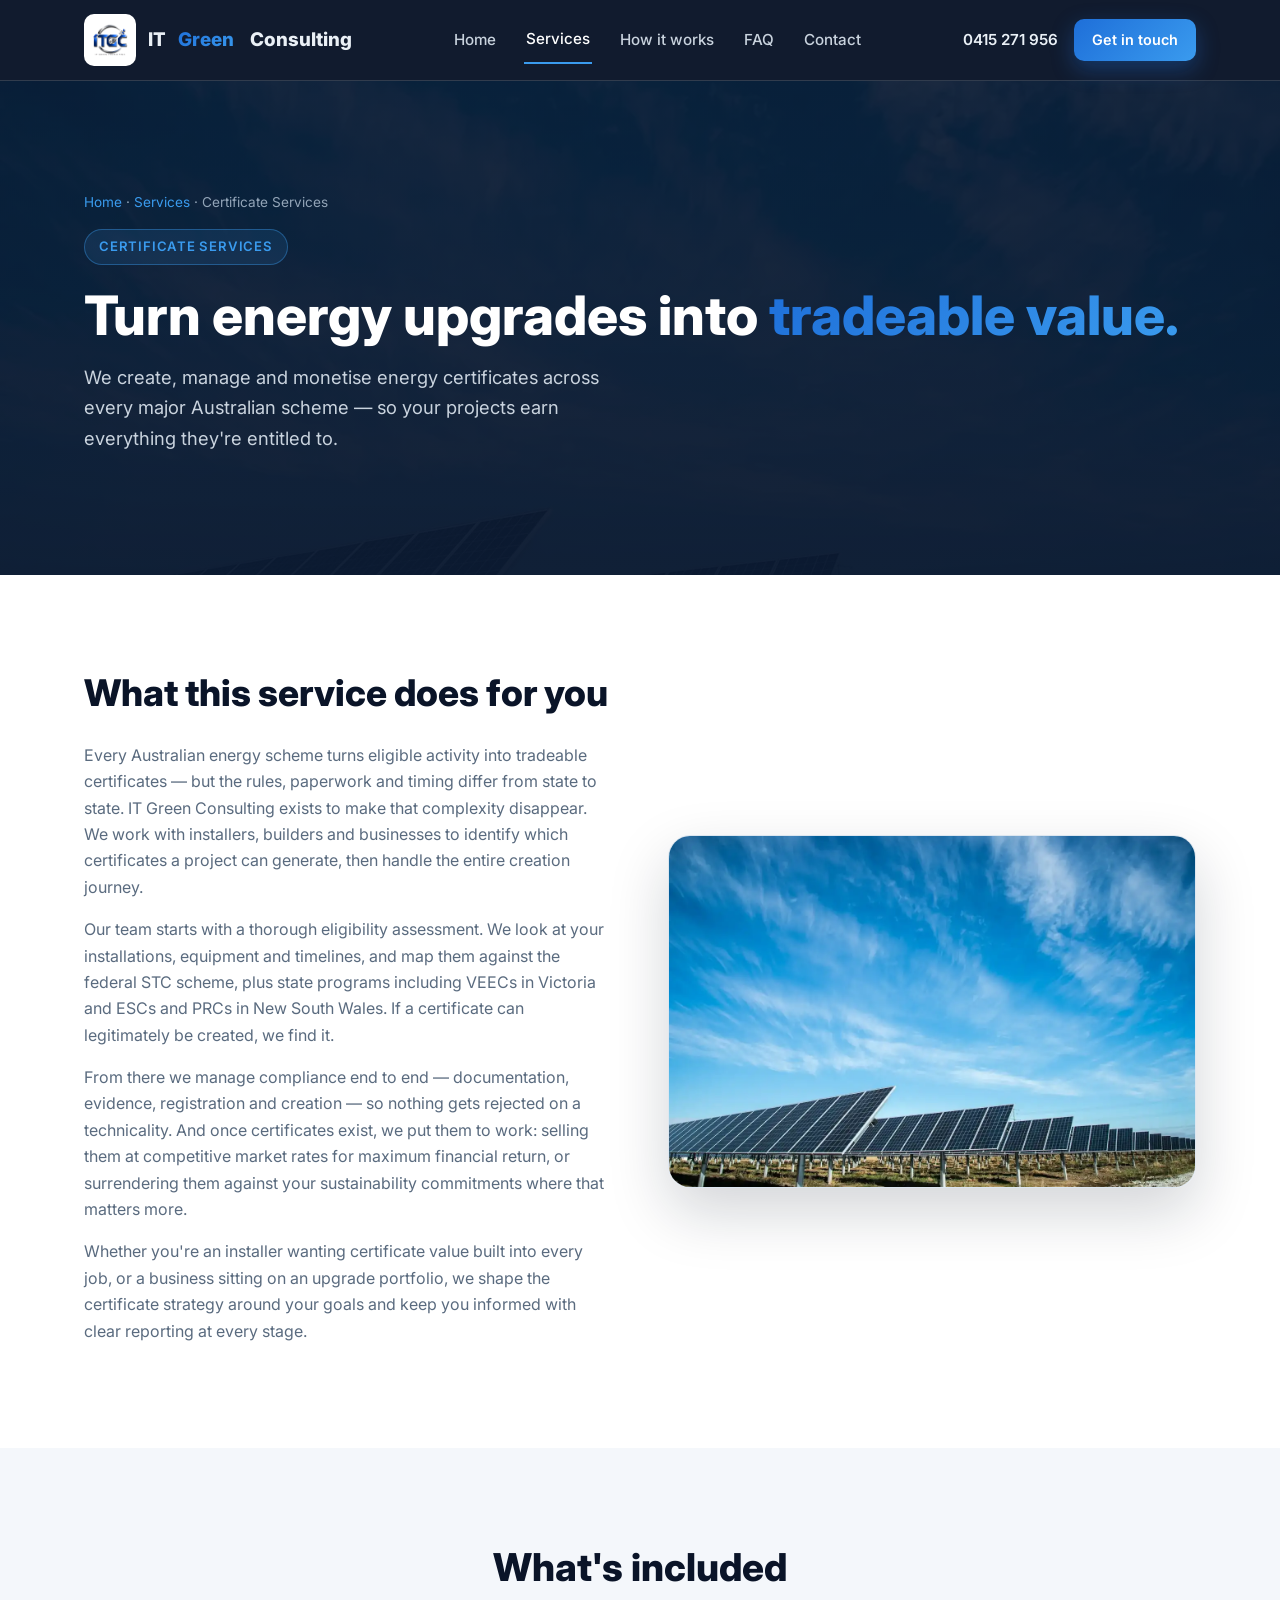
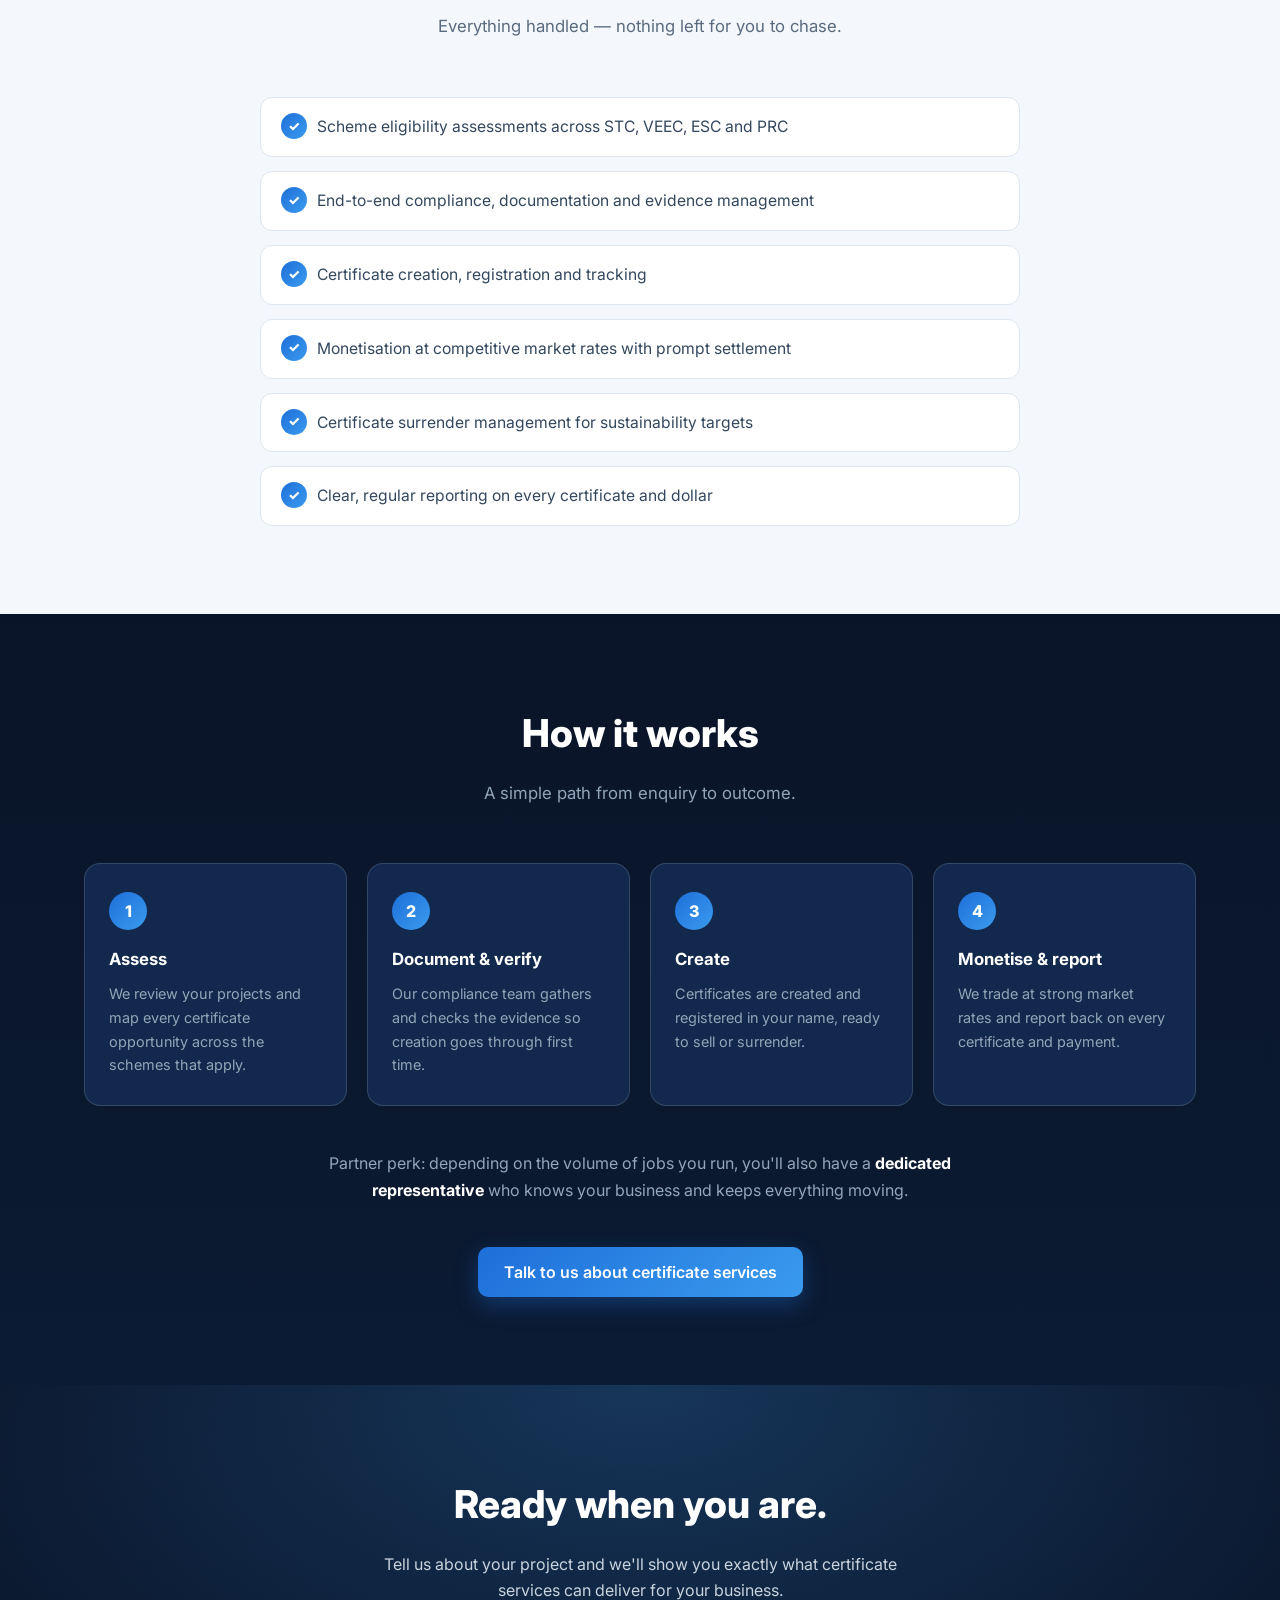
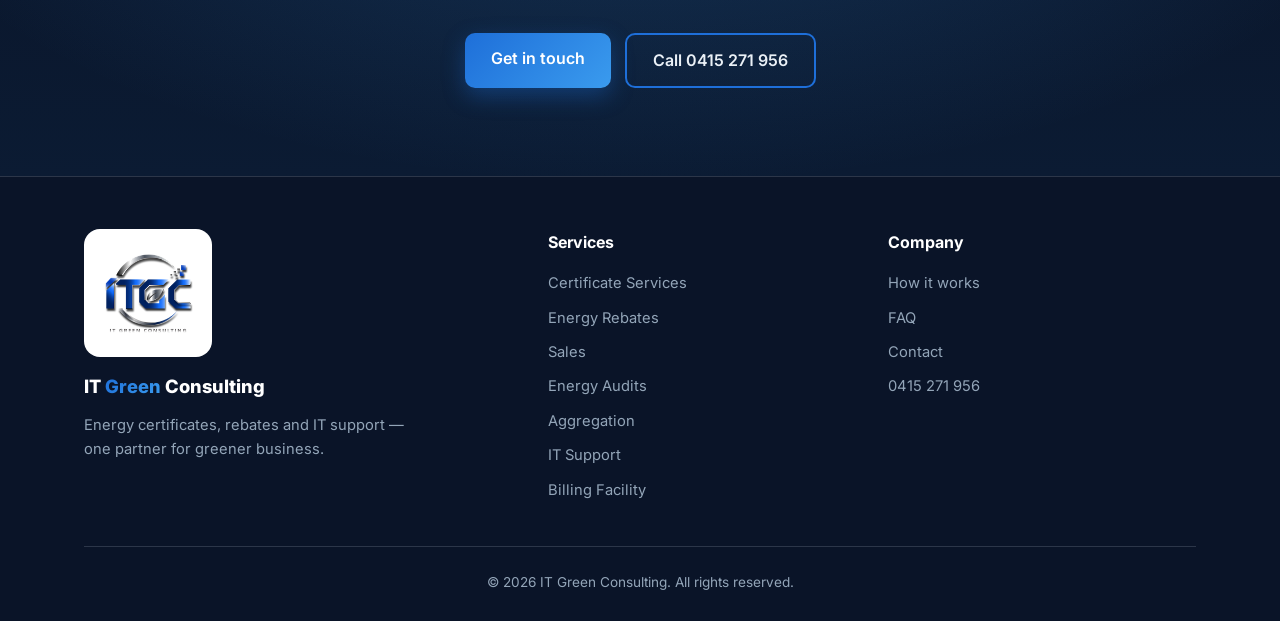
<file: certificate-services.html>
<!DOCTYPE html>
<html lang="en">
<head>
<meta charset="UTF-8">
<meta name="viewport" content="width=device-width, initial-scale=1.0">
<title>Certificate Services — IT Green Consulting</title>
<meta name="description" content="We create, manage and monetise energy certificates across every major Australian scheme — so your projects earn everything they're entitled to.">
<meta name="theme-color" content="#0A1428">
<link rel="icon" type="image/x-icon" href="favicon.ico">
<link rel="icon" type="image/png" sizes="32x32" href="favicon-32.png">
<link rel="apple-touch-icon" href="apple-touch-icon.png">
<link rel="preconnect" href="https://fonts.googleapis.com">
<link rel="preconnect" href="https://fonts.gstatic.com" crossorigin>
<link href="https://fonts.googleapis.com/css2?family=Inter:wght@400;500;600;700;800&display=swap" rel="stylesheet">
<link rel="stylesheet" href="styles.css">
</head>
<body>
<nav>
  <div class="container nav-inner">
    <a class="logo" href="index.html" aria-label="IT Green Consulting home">
      <img src="logo-header.png" alt="IT Green Consulting logo">
      IT <span class="accent">Green</span>&nbsp;Consulting
    </a>
    <button class="burger" id="burger" aria-label="Menu"><span></span><span></span><span></span></button>
    <ul class="nav-links">
      <li><a href="index.html">Home</a></li>
      <li class="has-drop"><a href="certificate-services.html" class="drop-toggle active">Services</a>
        <div class="drop"><a href="certificate-services.html">Certificate Services</a><a href="energy-rebates.html">Energy Rebates</a><a href="sales.html">Sales</a><a href="energy-audits.html">Energy Audits</a><a href="aggregation.html">Aggregation</a><a href="it-support.html">IT Support</a><a href="billing-facility.html">Billing Facility</a></div></li>
      <li><a href="how-it-works.html">How it works</a></li>
      <li><a href="faq.html">FAQ</a></li>
      <li><a href="contact.html">Contact</a></li>
    </ul>
    <div class="nav-cta">
      <a class="nav-phone" href="tel:+61415271956">0415 271 956</a>
      <a class="btn btn-sm" href="contact.html">Get in touch</a>
    </div>
  </div>
</nav>
<header class="page-hero">
  <div class="bg" style="background-image:url(img/solar-sunset.webp)" role="img" aria-label="Solar panel array under a bright blue sky"></div>
  <div class="container inner">
    <div class="crumbs"><a href="index.html">Home</a> · <a href="index.html#services">Services</a> · Certificate Services</div>
    <span class="eyebrow">Certificate Services</span>
    <h1>Turn energy upgrades into <span class="g">tradeable value.</span></h1>
    <p class="lede">We create, manage and monetise energy certificates across every major Australian scheme — so your projects earn everything they're entitled to.</p>
  </div>
</header>
<section>
  <div class="container split">
    <div class="reveal">
      <h2>What this service does for you</h2>
      <p>Every Australian energy scheme turns eligible activity into tradeable certificates — but the rules, paperwork and timing differ from state to state. IT Green Consulting exists to make that complexity disappear. We work with installers, builders and businesses to identify which certificates a project can generate, then handle the entire creation journey.</p><p>Our team starts with a thorough eligibility assessment. We look at your installations, equipment and timelines, and map them against the federal STC scheme, plus state programs including VEECs in Victoria and ESCs and PRCs in New South Wales. If a certificate can legitimately be created, we find it.</p><p>From there we manage compliance end to end — documentation, evidence, registration and creation — so nothing gets rejected on a technicality. And once certificates exist, we put them to work: selling them at competitive market rates for maximum financial return, or surrendering them against your sustainability commitments where that matters more.</p><p>Whether you're an installer wanting certificate value built into every job, or a business sitting on an upgrade portfolio, we shape the certificate strategy around your goals and keep you informed with clear reporting at every stage.</p>
    </div>
    <div class="img-frame reveal" data-d="1">
      <img src="img/solar-sunset.webp" alt="Solar panel array under a bright blue sky" loading="lazy">
    </div>
  </div>
</section>
<section class="included">
  <div class="container">
    <div class="sec-title reveal">
      <h2>What's included</h2>
      <p>Everything handled — nothing left for you to chase.</p>
    </div>
    <ul class="check-list"><li>Scheme eligibility assessments across STC, VEEC, ESC and PRC</li><li>End-to-end compliance, documentation and evidence management</li><li>Certificate creation, registration and tracking</li><li>Monetisation at competitive market rates with prompt settlement</li><li>Certificate surrender management for sustainability targets</li><li>Clear, regular reporting on every certificate and dollar</li></ul>
  </div>
</section>
<section class="dark">
  <div class="container">
    <div class="sec-title reveal">
      <h2 style="color:#fff">How it works</h2>
      <p style="color:#93A5B8">A simple path from enquiry to outcome.</p>
    </div>
    <div class="steps"><div class="step reveal" data-d="0">
        <div class="num">1</div>
        <h3>Assess</h3>
        <p>We review your projects and map every certificate opportunity across the schemes that apply.</p>
      </div>
<div class="step reveal" data-d="1">
        <div class="num">2</div>
        <h3>Document & verify</h3>
        <p>Our compliance team gathers and checks the evidence so creation goes through first time.</p>
      </div>
<div class="step reveal" data-d="2">
        <div class="num">3</div>
        <h3>Create</h3>
        <p>Certificates are created and registered in your name, ready to sell or surrender.</p>
      </div>
<div class="step reveal" data-d="3">
        <div class="num">4</div>
        <h3>Monetise & report</h3>
        <p>We trade at strong market rates and report back on every certificate and payment.</p>
      </div></div>
    <p class="center reveal" style="color:#93A5B8;max-width:640px;margin-left:auto;margin-right:auto">Partner perk: depending on the volume of jobs you run, you'll also have a <strong style="color:#fff">dedicated representative</strong> who knows your business and keeps everything moving.</p>
    <div class="center reveal"><a class="btn" href="contact.html">Talk to us about certificate services</a></div>
  </div>
</section>
<section class="cta-band">
  <div class="container reveal">
    <h2>Ready when you are.</h2>
    <p>Tell us about your project and we'll show you exactly what certificate services can deliver for your business.</p>
    <div class="cta-btns">
      <a class="btn" href="contact.html">Get in touch</a>
      <a class="btn btn-outline" href="tel:+61415271956">Call 0415 271 956</a>
    </div>
  </div>
</section>
<footer>
  <div class="container">
    <div class="foot-grid">
      <div class="foot-brand">
        <img src="logo-header.png" alt="IT Green Consulting logo" loading="lazy">
        <span class="foot-logo">IT <span class="accent">Green</span> Consulting</span>
        <p>Energy certificates, rebates and IT support — one partner for greener business.</p>
      </div>
      <div>
        <h4>Services</h4>
        <ul><li><a href="certificate-services.html">Certificate Services</a></li><li><a href="energy-rebates.html">Energy Rebates</a></li><li><a href="sales.html">Sales</a></li><li><a href="energy-audits.html">Energy Audits</a></li><li><a href="aggregation.html">Aggregation</a></li><li><a href="it-support.html">IT Support</a></li><li><a href="billing-facility.html">Billing Facility</a></li></ul>
      </div>
      <div>
        <h4>Company</h4>
        <ul>
          <li><a href="how-it-works.html">How it works</a></li>
          <li><a href="faq.html">FAQ</a></li>
          <li><a href="contact.html">Contact</a></li>
          <li><a href="tel:+61415271956">0415 271 956</a></li>
        </ul>
      </div>
    </div>
    <div class="copy">© 2026 IT Green Consulting. All rights reserved.</div>
  </div>
</footer>
<script src="site.js"></script>
</body>
</html>
</file>
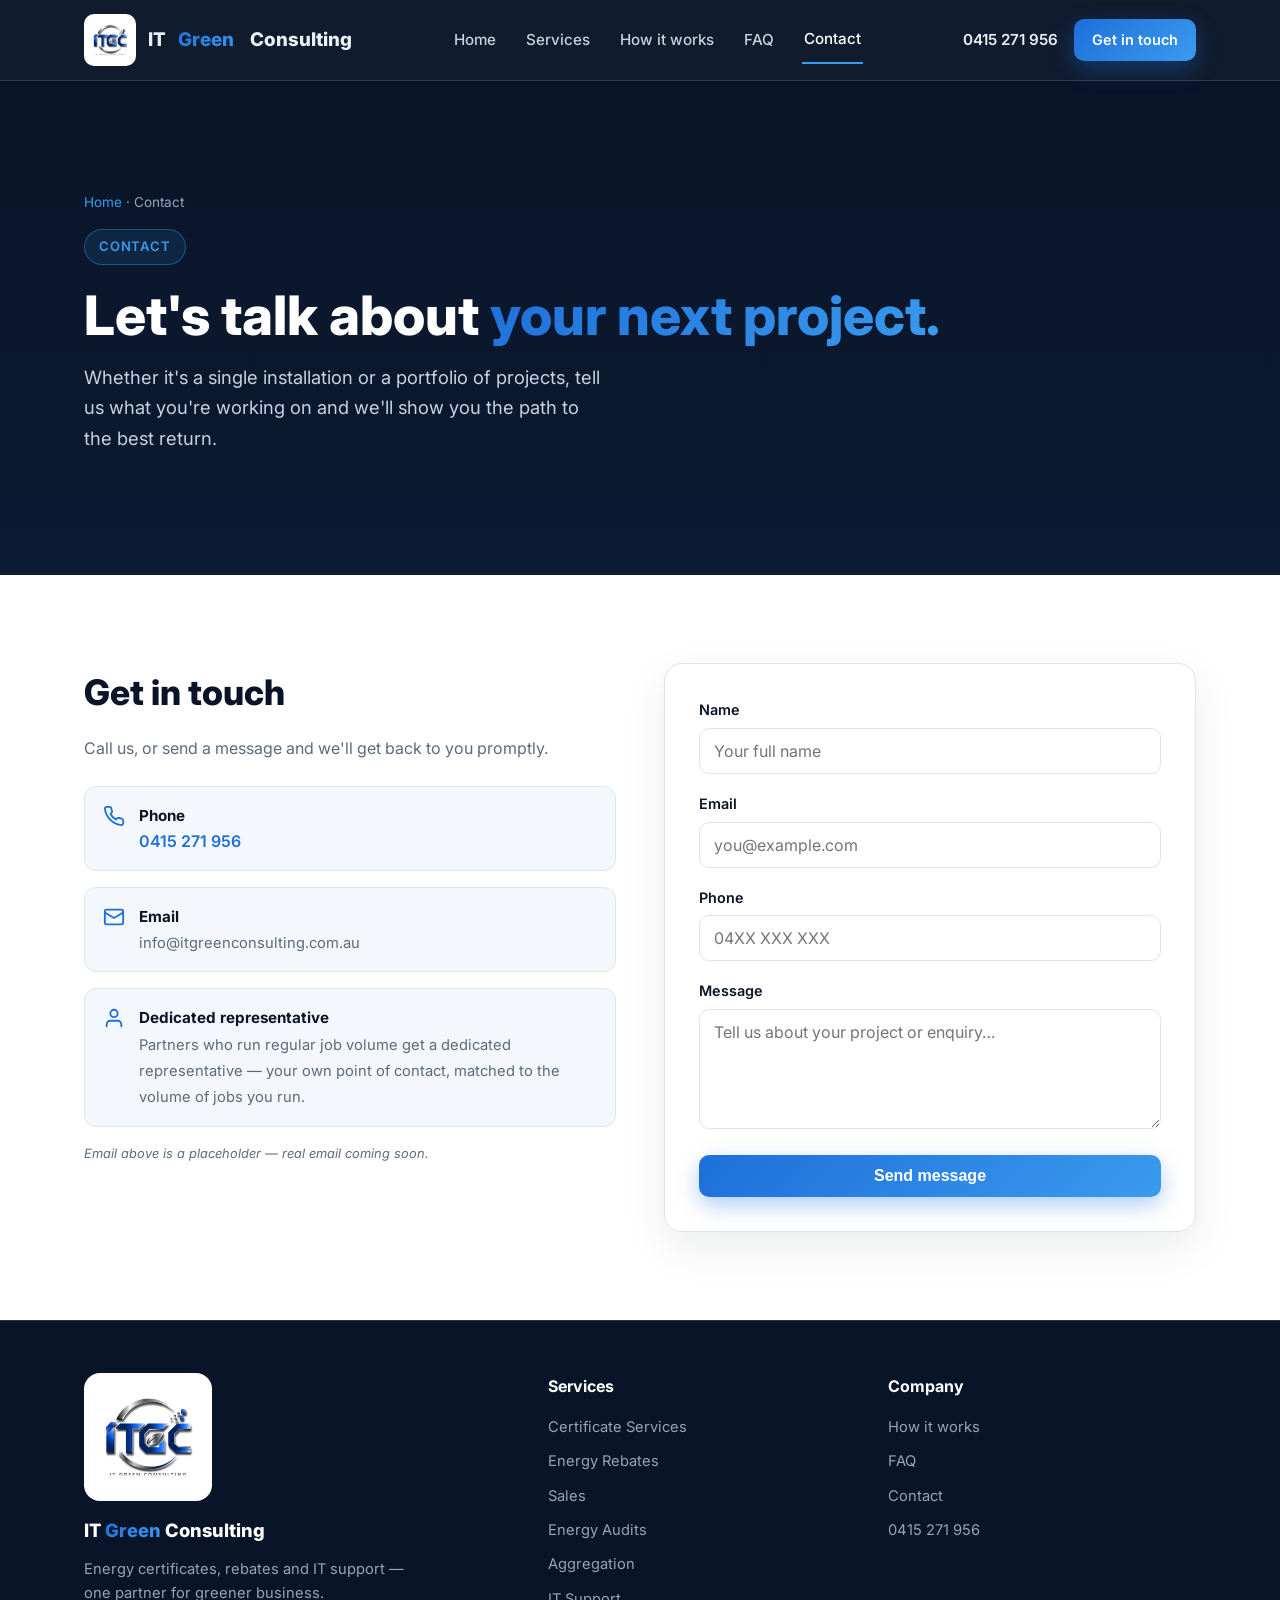
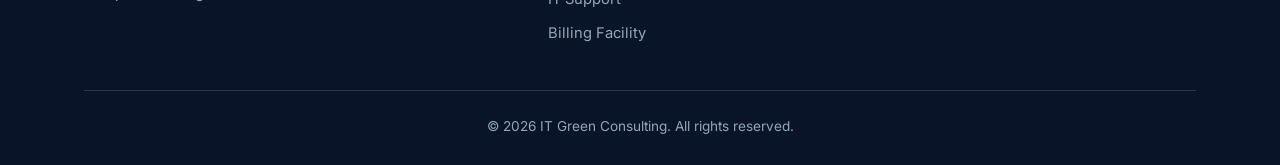
<file: contact.html>
<!DOCTYPE html>
<html lang="en">
<head>
<meta charset="UTF-8">
<meta name="viewport" content="width=device-width, initial-scale=1.0">
<title>Contact — IT Green Consulting</title>
<meta name="description" content="Contact IT Green Consulting about certificates, rebates, audits, aggregation or IT support. Call 0415 271 956.">
<meta name="theme-color" content="#0A1428">
<link rel="icon" type="image/x-icon" href="favicon.ico">
<link rel="icon" type="image/png" sizes="32x32" href="favicon-32.png">
<link rel="apple-touch-icon" href="apple-touch-icon.png">
<link rel="preconnect" href="https://fonts.googleapis.com">
<link rel="preconnect" href="https://fonts.gstatic.com" crossorigin>
<link href="https://fonts.googleapis.com/css2?family=Inter:wght@400;500;600;700;800&display=swap" rel="stylesheet">
<link rel="stylesheet" href="styles.css">
</head>
<body>
<nav>
  <div class="container nav-inner">
    <a class="logo" href="index.html" aria-label="IT Green Consulting home">
      <img src="logo-header.png" alt="IT Green Consulting logo">
      IT <span class="accent">Green</span>&nbsp;Consulting
    </a>
    <button class="burger" id="burger" aria-label="Menu"><span></span><span></span><span></span></button>
    <ul class="nav-links">
      <li><a href="index.html">Home</a></li>
      <li class="has-drop"><a href="certificate-services.html" class="drop-toggle">Services</a>
        <div class="drop"><a href="certificate-services.html">Certificate Services</a><a href="energy-rebates.html">Energy Rebates</a><a href="sales.html">Sales</a><a href="energy-audits.html">Energy Audits</a><a href="aggregation.html">Aggregation</a><a href="it-support.html">IT Support</a><a href="billing-facility.html">Billing Facility</a></div></li>
      <li><a href="how-it-works.html">How it works</a></li>
      <li><a href="faq.html">FAQ</a></li>
      <li><a href="contact.html" class="active">Contact</a></li>
    </ul>
    <div class="nav-cta">
      <a class="nav-phone" href="tel:+61415271956">0415 271 956</a>
      <a class="btn btn-sm" href="contact.html">Get in touch</a>
    </div>
  </div>
</nav>
<header class="page-hero">
  
  <div class="container inner">
    <div class="crumbs"><a href="index.html">Home</a> · Contact</div>
    <span class="eyebrow">Contact</span>
    <h1>Let's talk about <span class="g">your next project.</span></h1>
    <p class="lede">Whether it's a single installation or a portfolio of projects, tell us what you're working on and we'll show you the path to the best return.</p>
  </div>
</header>
<section>
  <div class="container contact-grid">
    <div class="contact-info reveal">
      <h2>Get in touch</h2>
      <p>Call us, or send a message and we'll get back to you promptly.</p>
      <div class="detail">
        <svg viewBox="0 0 24 24"><path d="M22 16.9v3a2 2 0 0 1-2.2 2 19.8 19.8 0 0 1-8.6-3.1 19.5 19.5 0 0 1-6-6A19.8 19.8 0 0 1 2.1 4.2 2 2 0 0 1 4.1 2h3a2 2 0 0 1 2 1.7c.13.96.36 1.9.7 2.8a2 2 0 0 1-.45 2.1L8.1 9.9a16 16 0 0 0 6 6l1.3-1.3a2 2 0 0 1 2.1-.45c.9.34 1.84.57 2.8.7A2 2 0 0 1 22 16.9z"/></svg>
        <div><strong>Phone</strong><a href="tel:+61415271956">0415 271 956</a></div>
      </div>
      <div class="detail">
        <svg viewBox="0 0 24 24"><rect x="2" y="4" width="20" height="16" rx="2"/><path d="M22 7l-10 6L2 7"/></svg>
        <div><strong>Email</strong><span>info@itgreenconsulting.com.au</span></div>
      </div>
      <div class="detail">
        <svg viewBox="0 0 24 24"><path d="M20 21v-2a4 4 0 0 0-4-4H8a4 4 0 0 0-4 4v2"/><circle cx="12" cy="7" r="4"/></svg>
        <div><strong>Dedicated representative</strong><span>Partners who run regular job volume get a dedicated representative — your own point of contact, matched to the volume of jobs you run.</span></div>
      </div>
      <p class="note">Email above is a placeholder — real email coming soon.</p>
    </div>
    <form id="contact-form" class="reveal" data-d="1" novalidate>
      <div class="field">
        <label for="name">Name</label>
        <input id="name" name="name" type="text" placeholder="Your full name" required>
      </div>
      <div class="field">
        <label for="email">Email</label>
        <input id="email" name="email" type="email" placeholder="you@example.com" required>
      </div>
      <div class="field">
        <label for="phone">Phone</label>
        <input id="phone" name="phone" type="tel" placeholder="04XX XXX XXX" required>
      </div>
      <div class="field">
        <label for="message">Message</label>
        <textarea id="message" name="message" placeholder="Tell us about your project or enquiry…" required></textarea>
      </div>
      <button class="btn" type="submit" style="width:100%">Send message</button>
      <div class="form-msg" id="form-msg">Thanks — your message has been noted. (Form backend coming soon; we'll confirm the real email shortly.)</div>
    </form>
  </div>
</section>
<footer>
  <div class="container">
    <div class="foot-grid">
      <div class="foot-brand">
        <img src="logo-header.png" alt="IT Green Consulting logo" loading="lazy">
        <span class="foot-logo">IT <span class="accent">Green</span> Consulting</span>
        <p>Energy certificates, rebates and IT support — one partner for greener business.</p>
      </div>
      <div>
        <h4>Services</h4>
        <ul><li><a href="certificate-services.html">Certificate Services</a></li><li><a href="energy-rebates.html">Energy Rebates</a></li><li><a href="sales.html">Sales</a></li><li><a href="energy-audits.html">Energy Audits</a></li><li><a href="aggregation.html">Aggregation</a></li><li><a href="it-support.html">IT Support</a></li><li><a href="billing-facility.html">Billing Facility</a></li></ul>
      </div>
      <div>
        <h4>Company</h4>
        <ul>
          <li><a href="how-it-works.html">How it works</a></li>
          <li><a href="faq.html">FAQ</a></li>
          <li><a href="contact.html">Contact</a></li>
          <li><a href="tel:+61415271956">0415 271 956</a></li>
        </ul>
      </div>
    </div>
    <div class="copy">© 2026 IT Green Consulting. All rights reserved.</div>
  </div>
</footer>
<script src="site.js"></script>
</body>
</html>
</file>
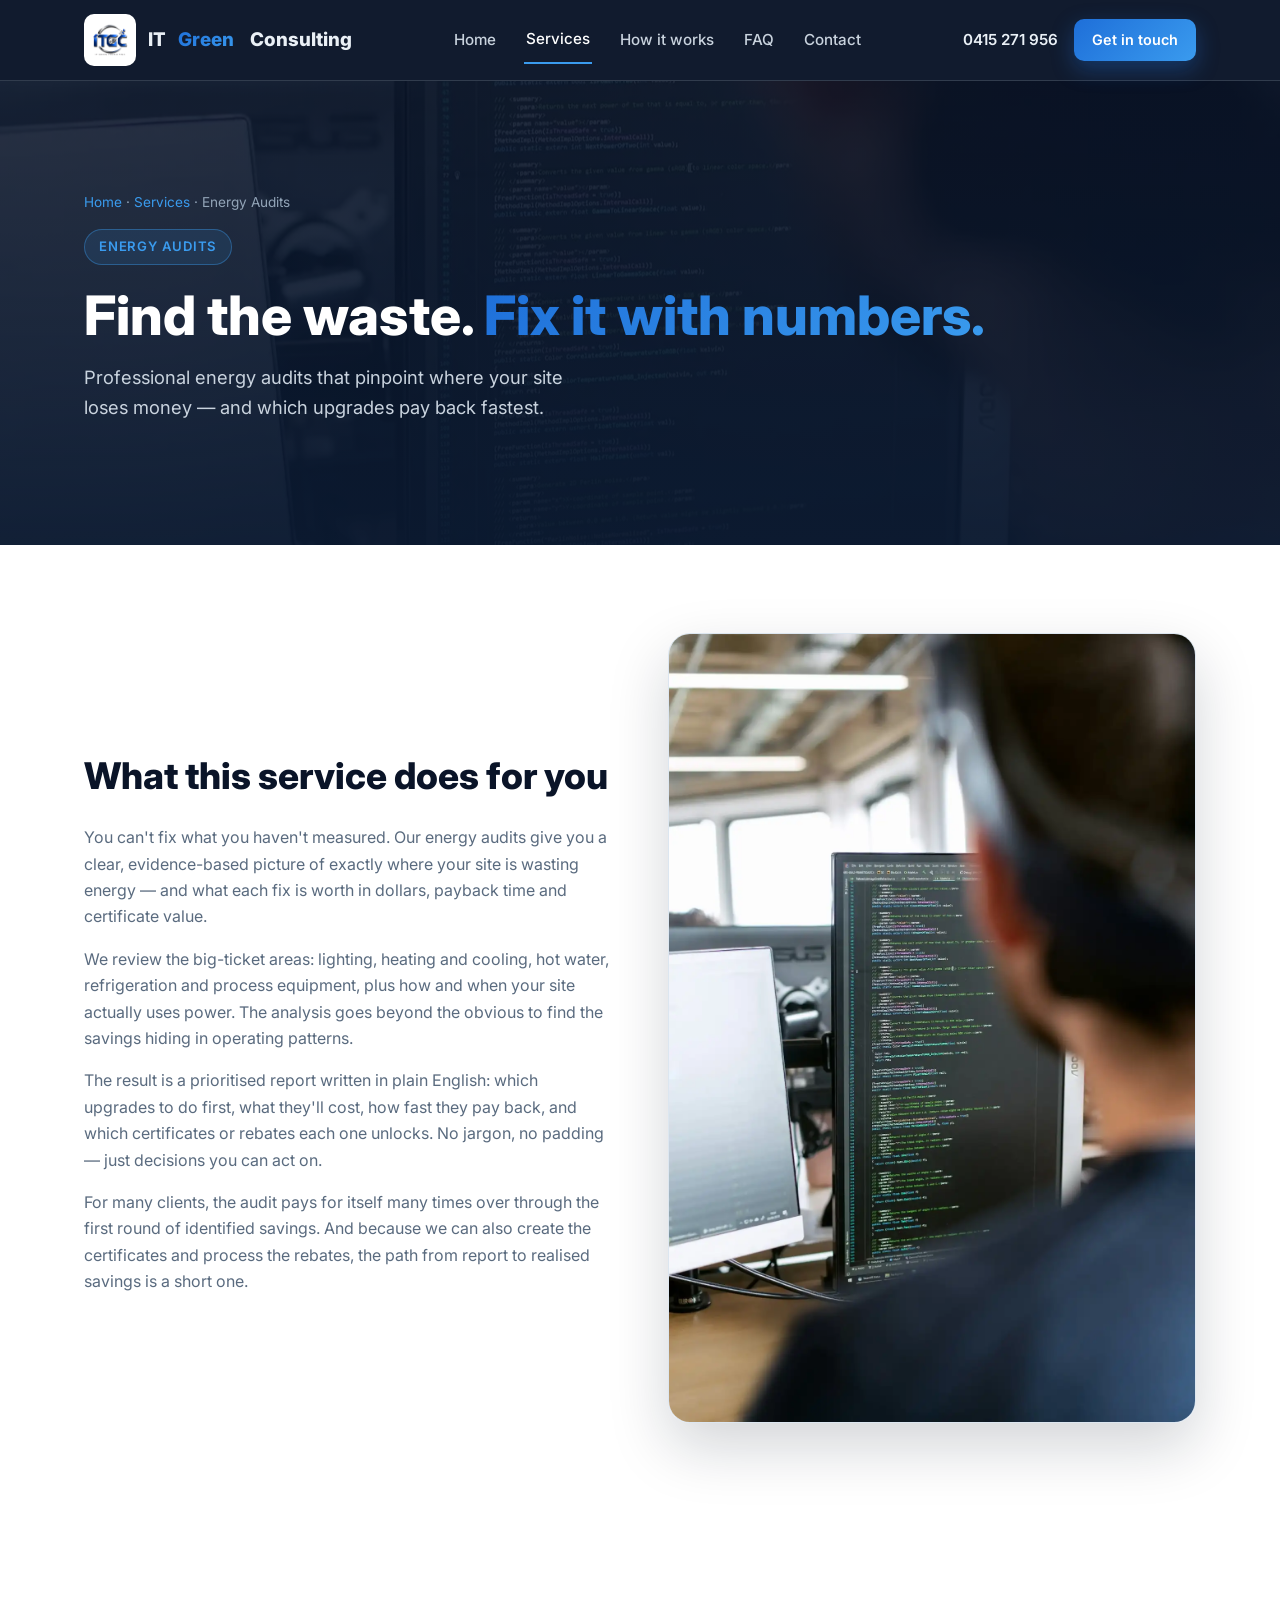
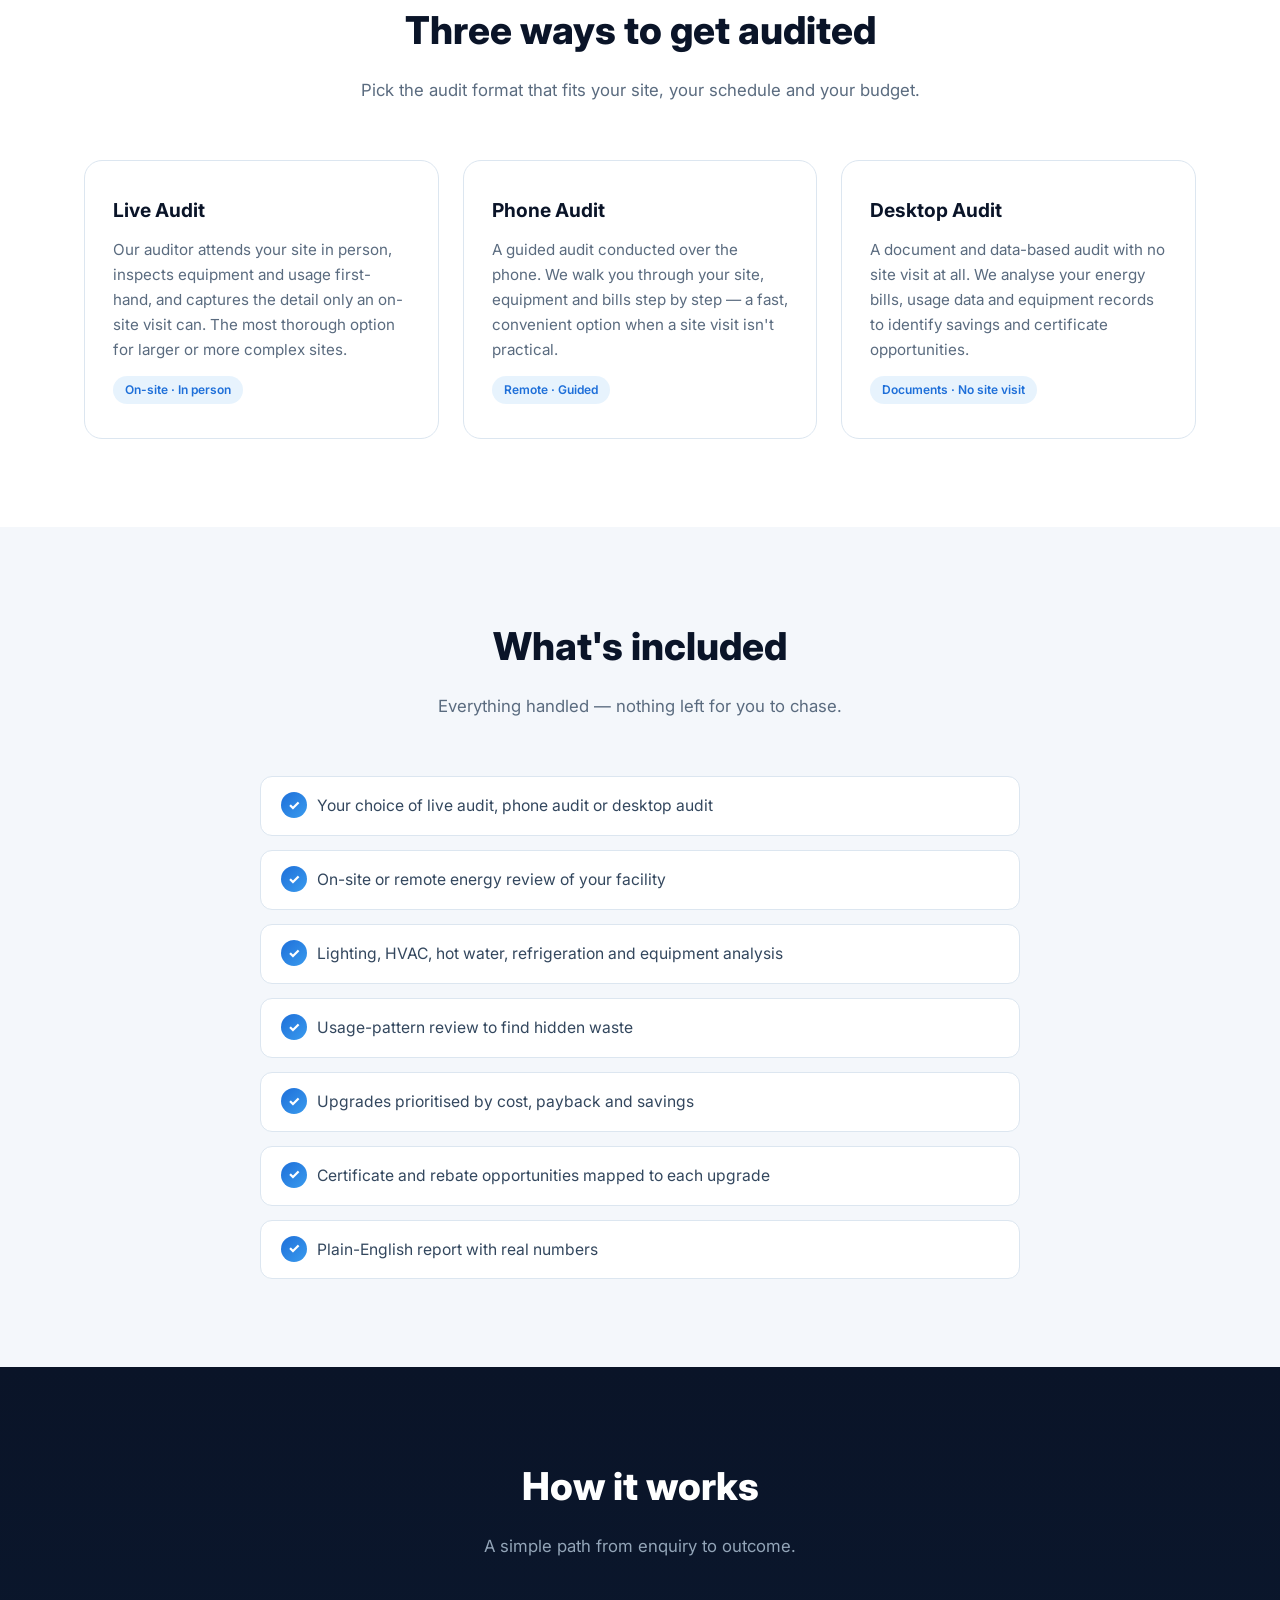
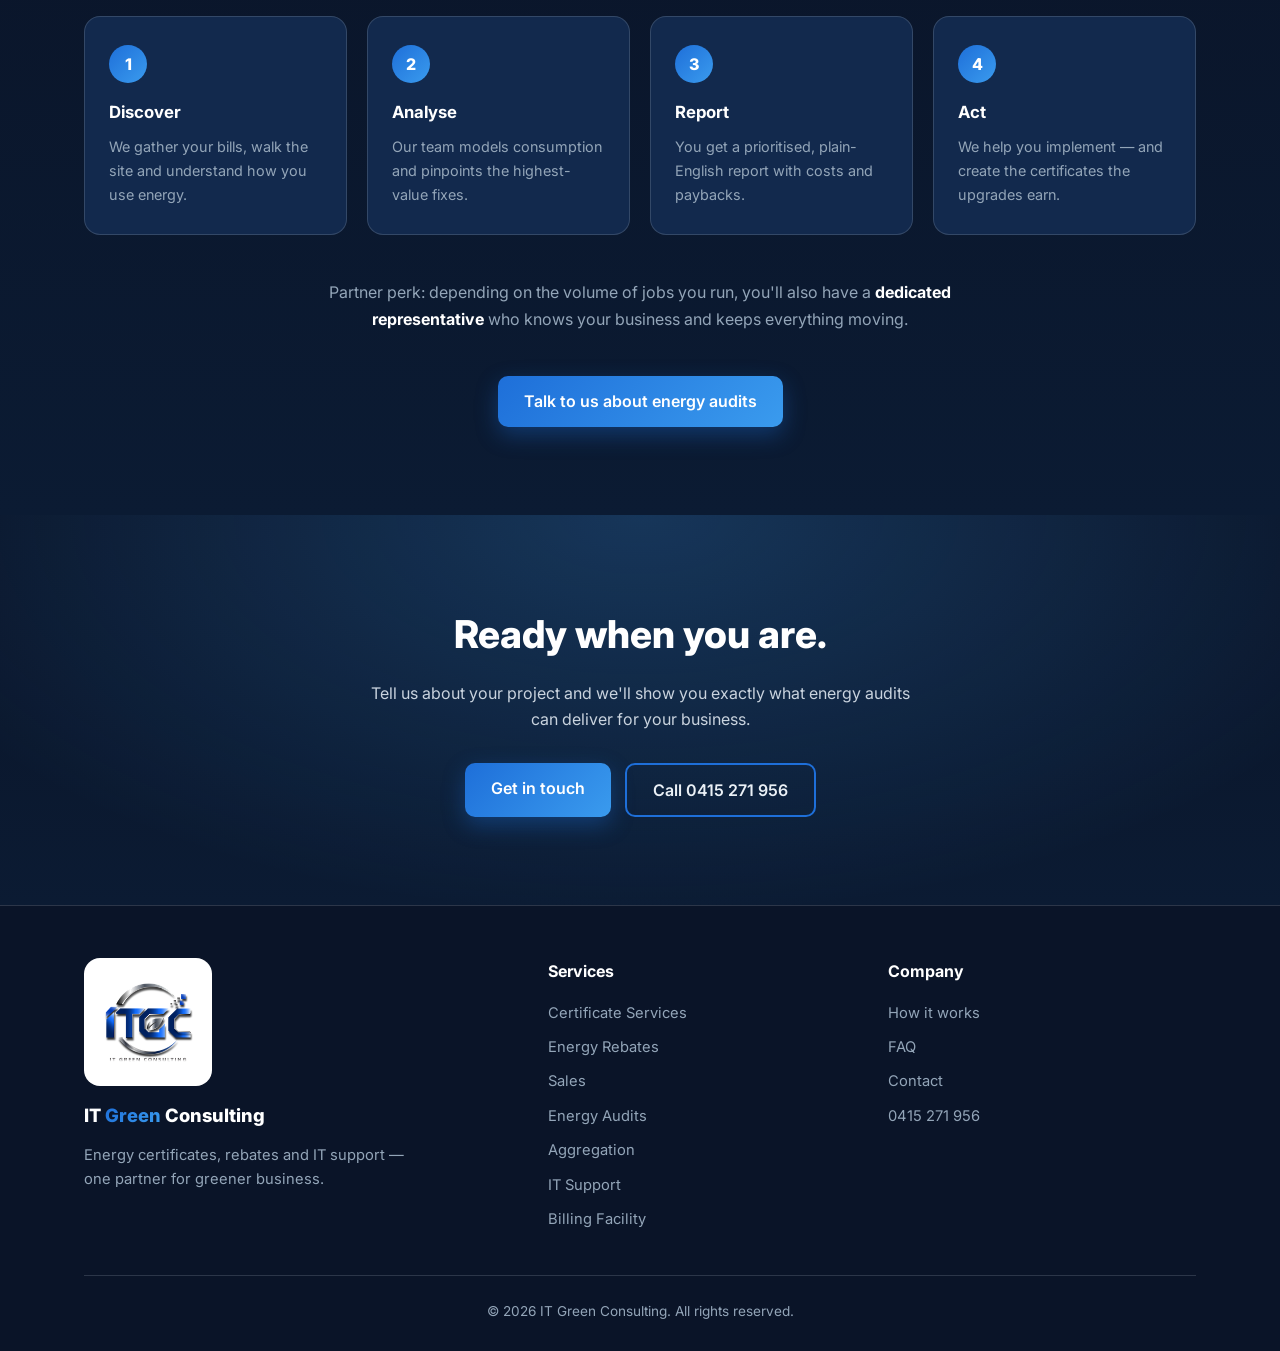
<file: energy-audits.html>
<!DOCTYPE html>
<html lang="en">
<head>
<meta charset="UTF-8">
<meta name="viewport" content="width=device-width, initial-scale=1.0">
<title>Energy Audits — IT Green Consulting</title>
<meta name="description" content="Professional energy audits that pinpoint where your site loses money — and which upgrades pay back fastest.">
<meta name="theme-color" content="#0A1428">
<link rel="icon" type="image/x-icon" href="favicon.ico">
<link rel="icon" type="image/png" sizes="32x32" href="favicon-32.png">
<link rel="apple-touch-icon" href="apple-touch-icon.png">
<link rel="preconnect" href="https://fonts.googleapis.com">
<link rel="preconnect" href="https://fonts.gstatic.com" crossorigin>
<link href="https://fonts.googleapis.com/css2?family=Inter:wght@400;500;600;700;800&display=swap" rel="stylesheet">
<link rel="stylesheet" href="styles.css">
</head>
<body>
<nav>
  <div class="container nav-inner">
    <a class="logo" href="index.html" aria-label="IT Green Consulting home">
      <img src="logo-header.png" alt="IT Green Consulting logo">
      IT <span class="accent">Green</span>&nbsp;Consulting
    </a>
    <button class="burger" id="burger" aria-label="Menu"><span></span><span></span><span></span></button>
    <ul class="nav-links">
      <li><a href="index.html">Home</a></li>
      <li class="has-drop"><a href="certificate-services.html" class="drop-toggle active">Services</a>
        <div class="drop"><a href="certificate-services.html">Certificate Services</a><a href="energy-rebates.html">Energy Rebates</a><a href="sales.html">Sales</a><a href="energy-audits.html">Energy Audits</a><a href="aggregation.html">Aggregation</a><a href="it-support.html">IT Support</a><a href="billing-facility.html">Billing Facility</a></div></li>
      <li><a href="how-it-works.html">How it works</a></li>
      <li><a href="faq.html">FAQ</a></li>
      <li><a href="contact.html">Contact</a></li>
    </ul>
    <div class="nav-cta">
      <a class="nav-phone" href="tel:+61415271956">0415 271 956</a>
      <a class="btn btn-sm" href="contact.html">Get in touch</a>
    </div>
  </div>
</nav>
<header class="page-hero">
  <div class="bg" style="background-image:url(img/engineer.webp)" role="img" aria-label="Consultant reviewing data on a computer monitor"></div>
  <div class="container inner">
    <div class="crumbs"><a href="index.html">Home</a> · <a href="index.html#services">Services</a> · Energy Audits</div>
    <span class="eyebrow">Energy Audits</span>
    <h1>Find the waste. <span class="g">Fix it with numbers.</span></h1>
    <p class="lede">Professional energy audits that pinpoint where your site loses money — and which upgrades pay back fastest.</p>
  </div>
</header>
<section>
  <div class="container split">
    <div class="reveal">
      <h2>What this service does for you</h2>
      <p>You can't fix what you haven't measured. Our energy audits give you a clear, evidence-based picture of exactly where your site is wasting energy — and what each fix is worth in dollars, payback time and certificate value.</p><p>We review the big-ticket areas: lighting, heating and cooling, hot water, refrigeration and process equipment, plus how and when your site actually uses power. The analysis goes beyond the obvious to find the savings hiding in operating patterns.</p><p>The result is a prioritised report written in plain English: which upgrades to do first, what they'll cost, how fast they pay back, and which certificates or rebates each one unlocks. No jargon, no padding — just decisions you can act on.</p><p>For many clients, the audit pays for itself many times over through the first round of identified savings. And because we can also create the certificates and process the rebates, the path from report to realised savings is a short one.</p>
    </div>
    <div class="img-frame reveal" data-d="1">
      <img src="img/engineer.webp" alt="Consultant reviewing data on a computer monitor" loading="lazy">
    </div>
  </div>
</section>
<section>
  <div class="container">
    <div class="sec-title reveal">
      <h2>Three ways to get audited</h2>
      <p>Pick the audit format that fits your site, your schedule and your budget.</p>
    </div>
    <div class="grid3">
      <div class="card reveal">
        <h3>Live Audit</h3>
        <p>Our auditor attends your site in person, inspects equipment and usage first-hand, and captures the detail only an on-site visit can. The most thorough option for larger or more complex sites.</p>
        <span class="tag">On-site · In person</span>
      </div>
      <div class="card reveal" data-d="1">
        <h3>Phone Audit</h3>
        <p>A guided audit conducted over the phone. We walk you through your site, equipment and bills step by step — a fast, convenient option when a site visit isn't practical.</p>
        <span class="tag">Remote · Guided</span>
      </div>
      <div class="card reveal" data-d="2">
        <h3>Desktop Audit</h3>
        <p>A document and data-based audit with no site visit at all. We analyse your energy bills, usage data and equipment records to identify savings and certificate opportunities.</p>
        <span class="tag">Documents · No site visit</span>
      </div>
    </div>
  </div>
</section>
<section class="included">
  <div class="container">
    <div class="sec-title reveal">
      <h2>What's included</h2>
      <p>Everything handled — nothing left for you to chase.</p>
    </div>
    <ul class="check-list"><li>Your choice of live audit, phone audit or desktop audit</li><li>On-site or remote energy review of your facility</li><li>Lighting, HVAC, hot water, refrigeration and equipment analysis</li><li>Usage-pattern review to find hidden waste</li><li>Upgrades prioritised by cost, payback and savings</li><li>Certificate and rebate opportunities mapped to each upgrade</li><li>Plain-English report with real numbers</li></ul>
  </div>
</section>
<section class="dark">
  <div class="container">
    <div class="sec-title reveal">
      <h2 style="color:#fff">How it works</h2>
      <p style="color:#93A5B8">A simple path from enquiry to outcome.</p>
    </div>
    <div class="steps"><div class="step reveal" data-d="0">
        <div class="num">1</div>
        <h3>Discover</h3>
        <p>We gather your bills, walk the site and understand how you use energy.</p>
      </div>
<div class="step reveal" data-d="1">
        <div class="num">2</div>
        <h3>Analyse</h3>
        <p>Our team models consumption and pinpoints the highest-value fixes.</p>
      </div>
<div class="step reveal" data-d="2">
        <div class="num">3</div>
        <h3>Report</h3>
        <p>You get a prioritised, plain-English report with costs and paybacks.</p>
      </div>
<div class="step reveal" data-d="3">
        <div class="num">4</div>
        <h3>Act</h3>
        <p>We help you implement — and create the certificates the upgrades earn.</p>
      </div></div>
    <p class="center reveal" style="color:#93A5B8;max-width:640px;margin-left:auto;margin-right:auto">Partner perk: depending on the volume of jobs you run, you'll also have a <strong style="color:#fff">dedicated representative</strong> who knows your business and keeps everything moving.</p>
    <div class="center reveal"><a class="btn" href="contact.html">Talk to us about energy audits</a></div>
  </div>
</section>
<section class="cta-band">
  <div class="container reveal">
    <h2>Ready when you are.</h2>
    <p>Tell us about your project and we'll show you exactly what energy audits can deliver for your business.</p>
    <div class="cta-btns">
      <a class="btn" href="contact.html">Get in touch</a>
      <a class="btn btn-outline" href="tel:+61415271956">Call 0415 271 956</a>
    </div>
  </div>
</section>
<footer>
  <div class="container">
    <div class="foot-grid">
      <div class="foot-brand">
        <img src="logo-header.png" alt="IT Green Consulting logo" loading="lazy">
        <span class="foot-logo">IT <span class="accent">Green</span> Consulting</span>
        <p>Energy certificates, rebates and IT support — one partner for greener business.</p>
      </div>
      <div>
        <h4>Services</h4>
        <ul><li><a href="certificate-services.html">Certificate Services</a></li><li><a href="energy-rebates.html">Energy Rebates</a></li><li><a href="sales.html">Sales</a></li><li><a href="energy-audits.html">Energy Audits</a></li><li><a href="aggregation.html">Aggregation</a></li><li><a href="it-support.html">IT Support</a></li><li><a href="billing-facility.html">Billing Facility</a></li></ul>
      </div>
      <div>
        <h4>Company</h4>
        <ul>
          <li><a href="how-it-works.html">How it works</a></li>
          <li><a href="faq.html">FAQ</a></li>
          <li><a href="contact.html">Contact</a></li>
          <li><a href="tel:+61415271956">0415 271 956</a></li>
        </ul>
      </div>
    </div>
    <div class="copy">© 2026 IT Green Consulting. All rights reserved.</div>
  </div>
</footer>
<script src="site.js"></script>
</body>
</html>
</file>
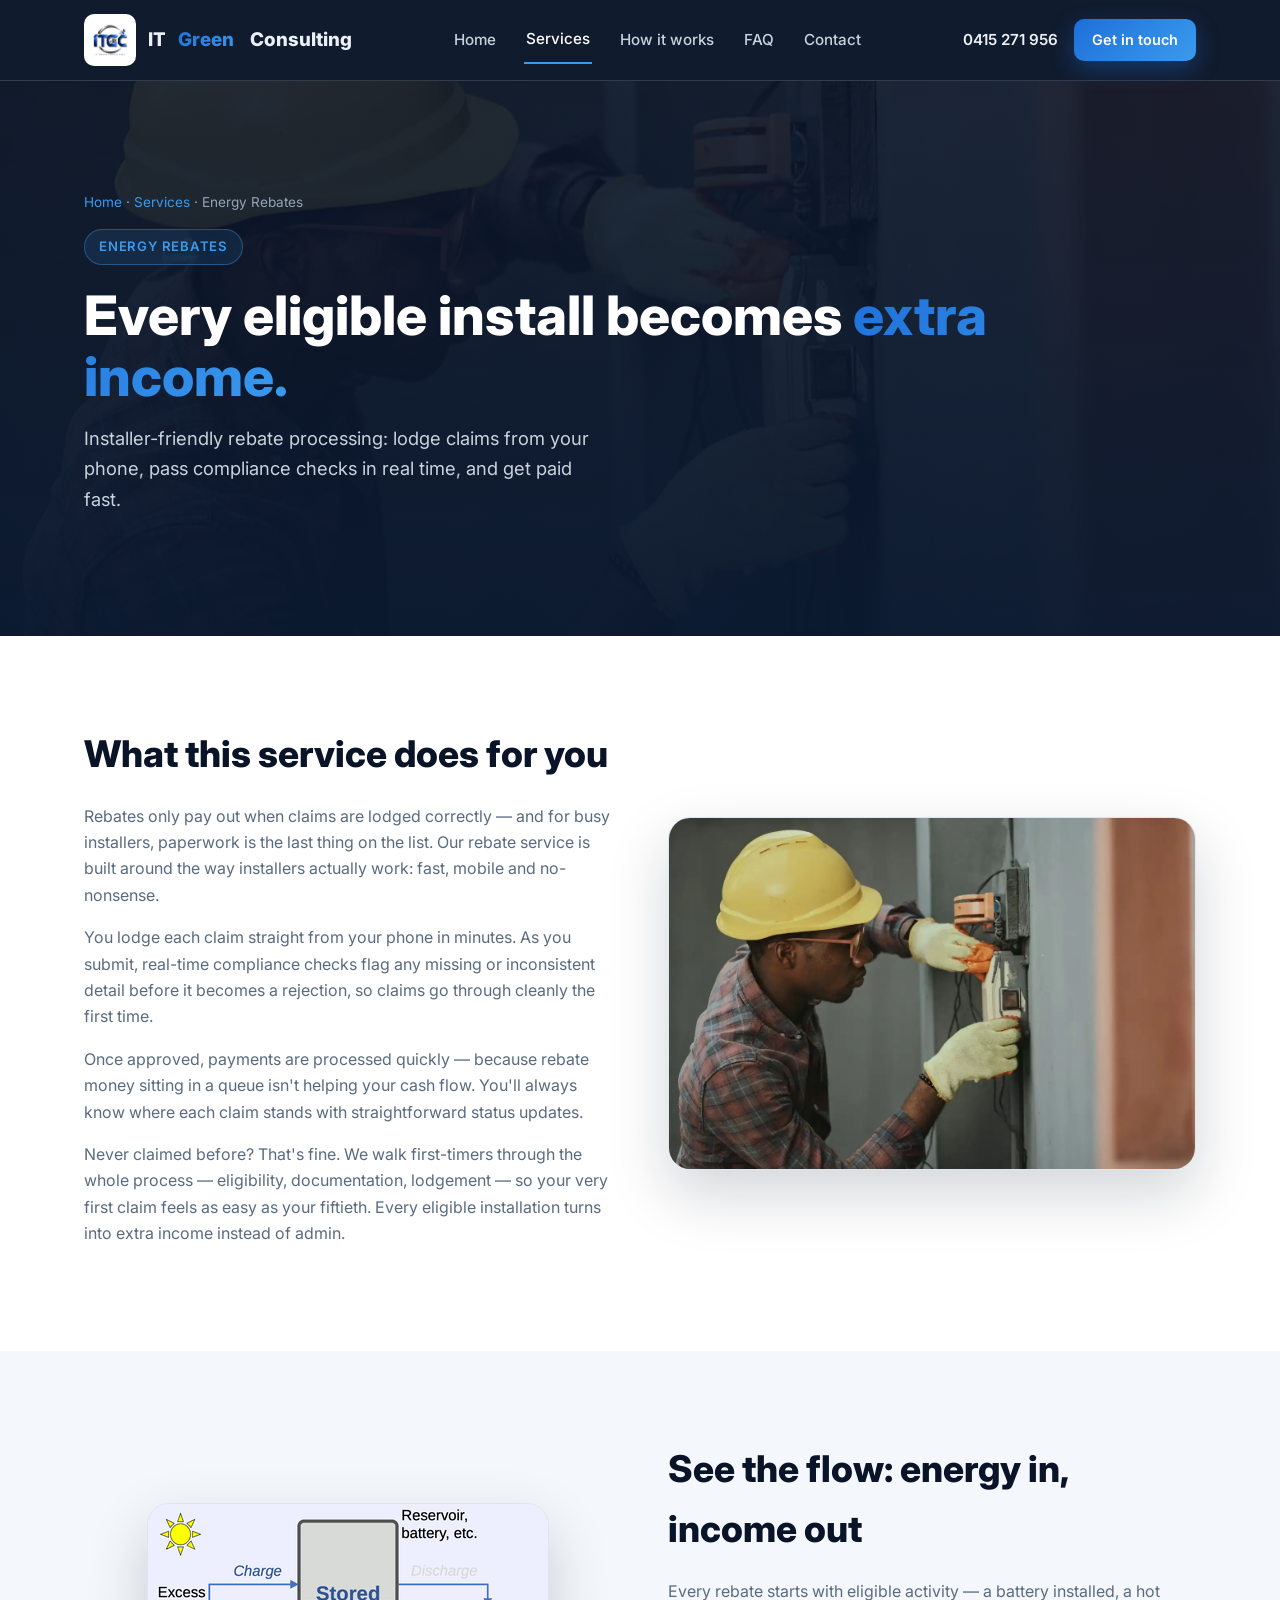
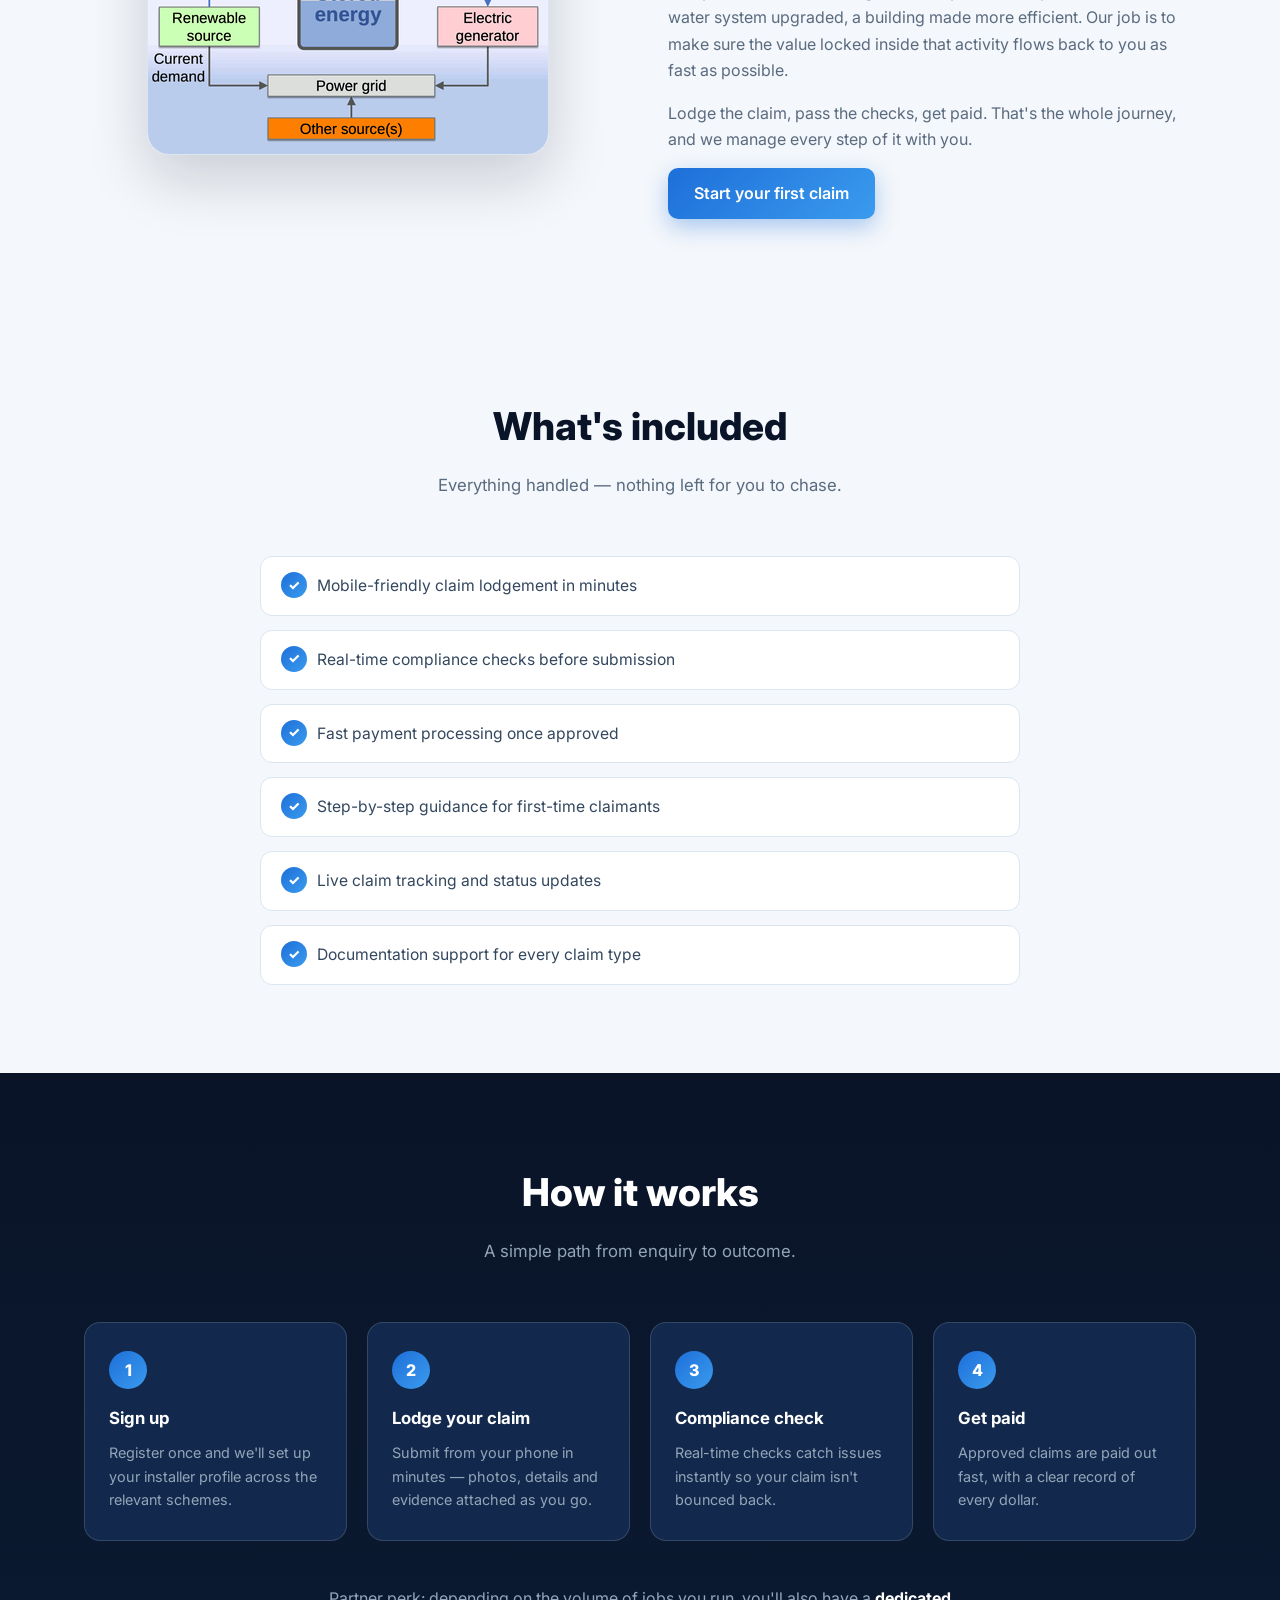
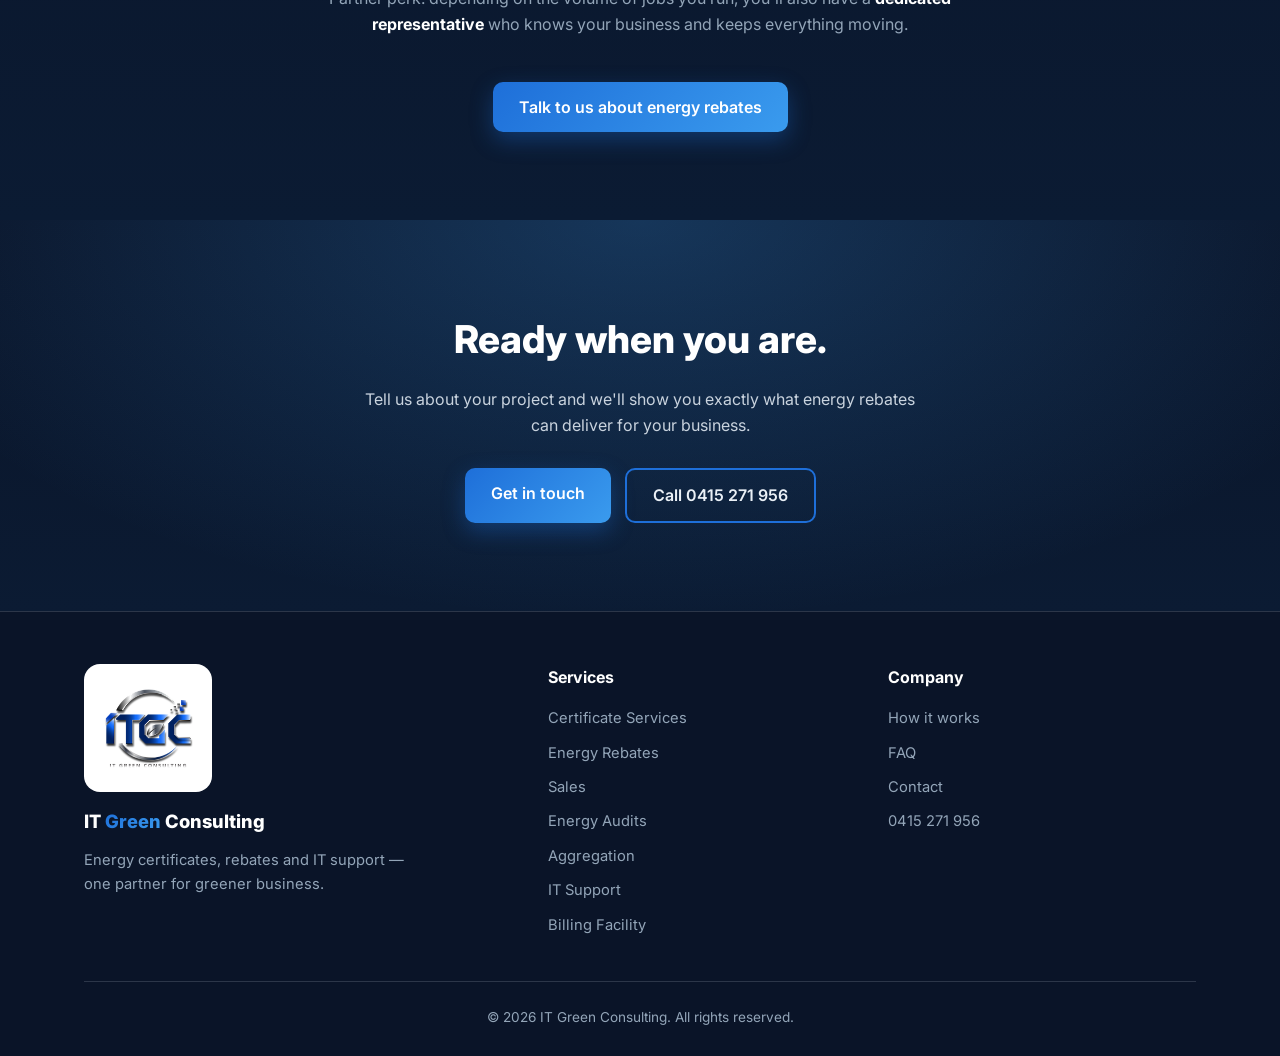
<file: energy-rebates.html>
<!DOCTYPE html>
<html lang="en">
<head>
<meta charset="UTF-8">
<meta name="viewport" content="width=device-width, initial-scale=1.0">
<title>Energy Rebates — IT Green Consulting</title>
<meta name="description" content="Installer-friendly rebate processing: lodge claims from your phone, pass compliance checks in real time, and get paid fast.">
<meta name="theme-color" content="#0A1428">
<link rel="icon" type="image/x-icon" href="favicon.ico">
<link rel="icon" type="image/png" sizes="32x32" href="favicon-32.png">
<link rel="apple-touch-icon" href="apple-touch-icon.png">
<link rel="preconnect" href="https://fonts.googleapis.com">
<link rel="preconnect" href="https://fonts.gstatic.com" crossorigin>
<link href="https://fonts.googleapis.com/css2?family=Inter:wght@400;500;600;700;800&display=swap" rel="stylesheet">
<link rel="stylesheet" href="styles.css">
</head>
<body>
<nav>
  <div class="container nav-inner">
    <a class="logo" href="index.html" aria-label="IT Green Consulting home">
      <img src="logo-header.png" alt="IT Green Consulting logo">
      IT <span class="accent">Green</span>&nbsp;Consulting
    </a>
    <button class="burger" id="burger" aria-label="Menu"><span></span><span></span><span></span></button>
    <ul class="nav-links">
      <li><a href="index.html">Home</a></li>
      <li class="has-drop"><a href="certificate-services.html" class="drop-toggle active">Services</a>
        <div class="drop"><a href="certificate-services.html">Certificate Services</a><a href="energy-rebates.html">Energy Rebates</a><a href="sales.html">Sales</a><a href="energy-audits.html">Energy Audits</a><a href="aggregation.html">Aggregation</a><a href="it-support.html">IT Support</a><a href="billing-facility.html">Billing Facility</a></div></li>
      <li><a href="how-it-works.html">How it works</a></li>
      <li><a href="faq.html">FAQ</a></li>
      <li><a href="contact.html">Contact</a></li>
    </ul>
    <div class="nav-cta">
      <a class="nav-phone" href="tel:+61415271956">0415 271 956</a>
      <a class="btn btn-sm" href="contact.html">Get in touch</a>
    </div>
  </div>
</nav>
<header class="page-hero">
  <div class="bg" style="background-image:url(img/electrician.webp)" role="img" aria-label="Electrician installing an electrical switchboard"></div>
  <div class="container inner">
    <div class="crumbs"><a href="index.html">Home</a> · <a href="index.html#services">Services</a> · Energy Rebates</div>
    <span class="eyebrow">Energy Rebates</span>
    <h1>Every eligible install becomes <span class="g">extra income.</span></h1>
    <p class="lede">Installer-friendly rebate processing: lodge claims from your phone, pass compliance checks in real time, and get paid fast.</p>
  </div>
</header>
<section>
  <div class="container split">
    <div class="reveal">
      <h2>What this service does for you</h2>
      <p>Rebates only pay out when claims are lodged correctly — and for busy installers, paperwork is the last thing on the list. Our rebate service is built around the way installers actually work: fast, mobile and no-nonsense.</p><p>You lodge each claim straight from your phone in minutes. As you submit, real-time compliance checks flag any missing or inconsistent detail before it becomes a rejection, so claims go through cleanly the first time.</p><p>Once approved, payments are processed quickly — because rebate money sitting in a queue isn't helping your cash flow. You'll always know where each claim stands with straightforward status updates.</p><p>Never claimed before? That's fine. We walk first-timers through the whole process — eligibility, documentation, lodgement — so your very first claim feels as easy as your fiftieth. Every eligible installation turns into extra income instead of admin.</p>
    </div>
    <div class="img-frame reveal" data-d="1">
      <img src="img/electrician.webp" alt="Electrician installing an electrical switchboard" loading="lazy">
    </div>
  </div>
</section>
<section class="services">
  <div class="container split">
    <div class="img-frame gif-frame reveal">
      <img src="img/battery.gif" alt="Animated diagram showing renewable energy flowing into battery storage" loading="lazy">
    </div>
    <div class="reveal" data-d="1">
      <h2>See the flow: energy in, income out</h2>
      <p>Every rebate starts with eligible activity — a battery installed, a hot water system upgraded, a building made more efficient. Our job is to make sure the value locked inside that activity flows back to you as fast as possible.</p>
      <p>Lodge the claim, pass the checks, get paid. That's the whole journey, and we manage every step of it with you.</p>
      <a class="btn" href="contact.html">Start your first claim</a>
    </div>
  </div>
</section>
<section class="included">
  <div class="container">
    <div class="sec-title reveal">
      <h2>What's included</h2>
      <p>Everything handled — nothing left for you to chase.</p>
    </div>
    <ul class="check-list"><li>Mobile-friendly claim lodgement in minutes</li><li>Real-time compliance checks before submission</li><li>Fast payment processing once approved</li><li>Step-by-step guidance for first-time claimants</li><li>Live claim tracking and status updates</li><li>Documentation support for every claim type</li></ul>
  </div>
</section>
<section class="dark">
  <div class="container">
    <div class="sec-title reveal">
      <h2 style="color:#fff">How it works</h2>
      <p style="color:#93A5B8">A simple path from enquiry to outcome.</p>
    </div>
    <div class="steps"><div class="step reveal" data-d="0">
        <div class="num">1</div>
        <h3>Sign up</h3>
        <p>Register once and we'll set up your installer profile across the relevant schemes.</p>
      </div>
<div class="step reveal" data-d="1">
        <div class="num">2</div>
        <h3>Lodge your claim</h3>
        <p>Submit from your phone in minutes — photos, details and evidence attached as you go.</p>
      </div>
<div class="step reveal" data-d="2">
        <div class="num">3</div>
        <h3>Compliance check</h3>
        <p>Real-time checks catch issues instantly so your claim isn't bounced back.</p>
      </div>
<div class="step reveal" data-d="3">
        <div class="num">4</div>
        <h3>Get paid</h3>
        <p>Approved claims are paid out fast, with a clear record of every dollar.</p>
      </div></div>
    <p class="center reveal" style="color:#93A5B8;max-width:640px;margin-left:auto;margin-right:auto">Partner perk: depending on the volume of jobs you run, you'll also have a <strong style="color:#fff">dedicated representative</strong> who knows your business and keeps everything moving.</p>
    <div class="center reveal"><a class="btn" href="contact.html">Talk to us about energy rebates</a></div>
  </div>
</section>
<section class="cta-band">
  <div class="container reveal">
    <h2>Ready when you are.</h2>
    <p>Tell us about your project and we'll show you exactly what energy rebates can deliver for your business.</p>
    <div class="cta-btns">
      <a class="btn" href="contact.html">Get in touch</a>
      <a class="btn btn-outline" href="tel:+61415271956">Call 0415 271 956</a>
    </div>
  </div>
</section>
<footer>
  <div class="container">
    <div class="foot-grid">
      <div class="foot-brand">
        <img src="logo-header.png" alt="IT Green Consulting logo" loading="lazy">
        <span class="foot-logo">IT <span class="accent">Green</span> Consulting</span>
        <p>Energy certificates, rebates and IT support — one partner for greener business.</p>
      </div>
      <div>
        <h4>Services</h4>
        <ul><li><a href="certificate-services.html">Certificate Services</a></li><li><a href="energy-rebates.html">Energy Rebates</a></li><li><a href="sales.html">Sales</a></li><li><a href="energy-audits.html">Energy Audits</a></li><li><a href="aggregation.html">Aggregation</a></li><li><a href="it-support.html">IT Support</a></li><li><a href="billing-facility.html">Billing Facility</a></li></ul>
      </div>
      <div>
        <h4>Company</h4>
        <ul>
          <li><a href="how-it-works.html">How it works</a></li>
          <li><a href="faq.html">FAQ</a></li>
          <li><a href="contact.html">Contact</a></li>
          <li><a href="tel:+61415271956">0415 271 956</a></li>
        </ul>
      </div>
    </div>
    <div class="copy">© 2026 IT Green Consulting. All rights reserved.</div>
  </div>
</footer>
<script src="site.js"></script>
</body>
</html>
</file>
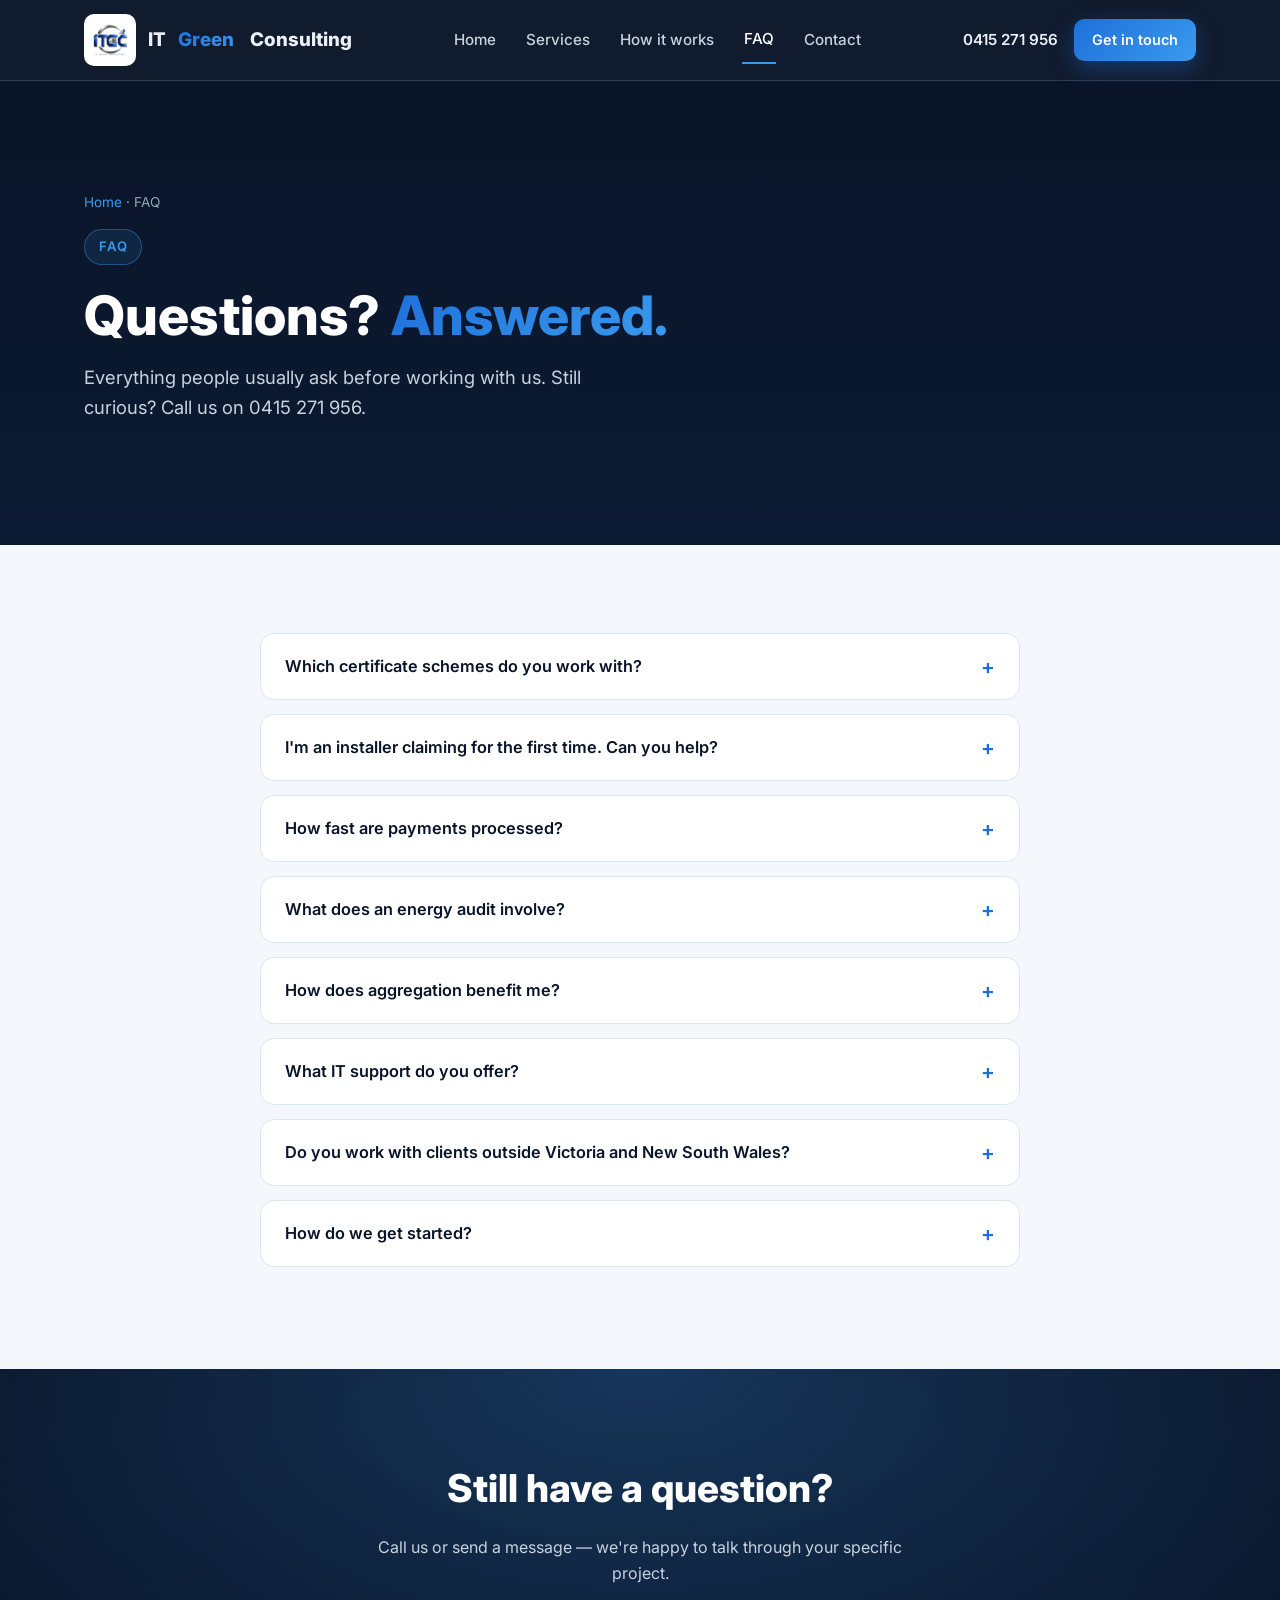
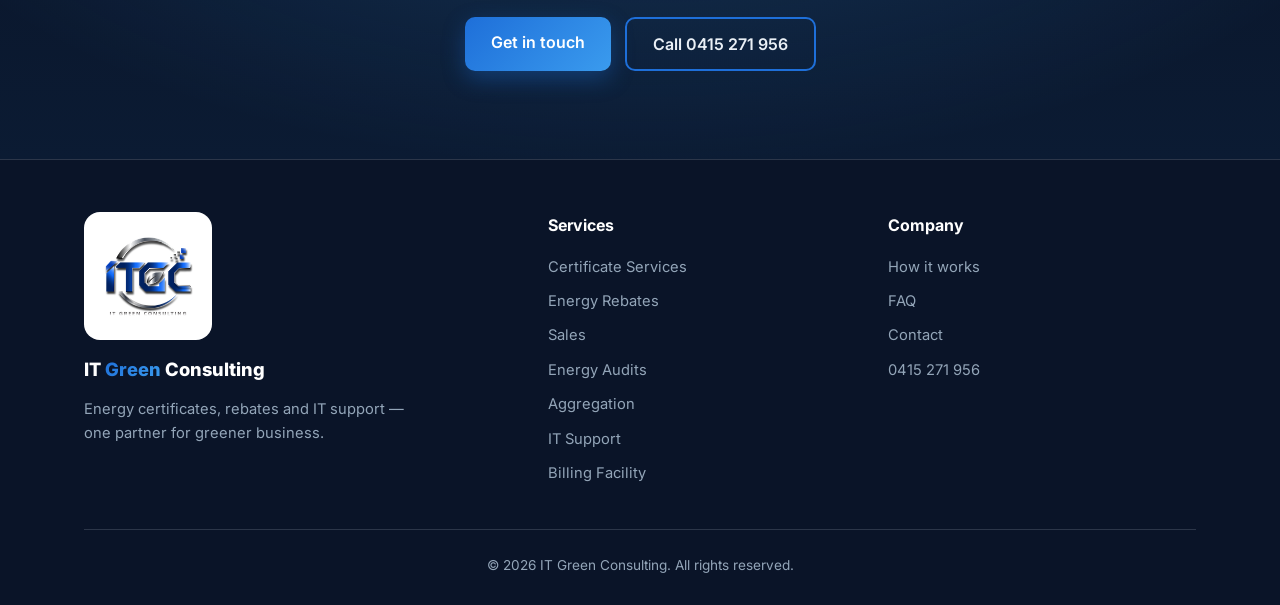
<file: faq.html>
<!DOCTYPE html>
<html lang="en">
<head>
<meta charset="UTF-8">
<meta name="viewport" content="width=device-width, initial-scale=1.0">
<title>FAQ — IT Green Consulting</title>
<meta name="description" content="Frequently asked questions about energy certificates, rebates, audits, aggregation and IT support from IT Green Consulting.">
<meta name="theme-color" content="#0A1428">
<link rel="icon" type="image/x-icon" href="favicon.ico">
<link rel="icon" type="image/png" sizes="32x32" href="favicon-32.png">
<link rel="apple-touch-icon" href="apple-touch-icon.png">
<link rel="preconnect" href="https://fonts.googleapis.com">
<link rel="preconnect" href="https://fonts.gstatic.com" crossorigin>
<link href="https://fonts.googleapis.com/css2?family=Inter:wght@400;500;600;700;800&display=swap" rel="stylesheet">
<link rel="stylesheet" href="styles.css">
</head>
<body>
<nav>
  <div class="container nav-inner">
    <a class="logo" href="index.html" aria-label="IT Green Consulting home">
      <img src="logo-header.png" alt="IT Green Consulting logo">
      IT <span class="accent">Green</span>&nbsp;Consulting
    </a>
    <button class="burger" id="burger" aria-label="Menu"><span></span><span></span><span></span></button>
    <ul class="nav-links">
      <li><a href="index.html">Home</a></li>
      <li class="has-drop"><a href="certificate-services.html" class="drop-toggle">Services</a>
        <div class="drop"><a href="certificate-services.html">Certificate Services</a><a href="energy-rebates.html">Energy Rebates</a><a href="sales.html">Sales</a><a href="energy-audits.html">Energy Audits</a><a href="aggregation.html">Aggregation</a><a href="it-support.html">IT Support</a><a href="billing-facility.html">Billing Facility</a></div></li>
      <li><a href="how-it-works.html">How it works</a></li>
      <li><a href="faq.html" class="active">FAQ</a></li>
      <li><a href="contact.html">Contact</a></li>
    </ul>
    <div class="nav-cta">
      <a class="nav-phone" href="tel:+61415271956">0415 271 956</a>
      <a class="btn btn-sm" href="contact.html">Get in touch</a>
    </div>
  </div>
</nav>
<header class="page-hero">
  
  <div class="container inner">
    <div class="crumbs"><a href="index.html">Home</a> · FAQ</div>
    <span class="eyebrow">FAQ</span>
    <h1>Questions? <span class="g">Answered.</span></h1>
    <p class="lede">Everything people usually ask before working with us. Still curious? Call us on 0415 271 956.</p>
  </div>
</header>
<section class="faq">
  <div class="container">
    <div class="faq-list"><div class="faq-item reveal" data-d="0">
        <button class="faq-q">Which certificate schemes do you work with?<span class="chev">+</span></button>
        <div class="faq-a"><p>We work across the major federal and state schemes, including STCs at the federal level, plus VEECs in Victoria and ESCs and PRCs in New South Wales. If you're unsure which schemes apply to your project, we'll assess it for you at no cost.</p></div>
      </div>
<div class="faq-item reveal" data-d="1">
        <button class="faq-q">I'm an installer claiming for the first time. Can you help?<span class="chev">+</span></button>
        <div class="faq-a"><p>Absolutely — that's exactly who our rebate service is built for. We guide first-timers through every step, from eligibility to documentation to claim lodgement, so you avoid the common mistakes that delay payment.</p></div>
      </div>
<div class="faq-item reveal" data-d="2">
        <button class="faq-q">How fast are payments processed?<span class="chev">+</span></button>
        <div class="faq-a"><p>We prioritise fast turnaround: correctly lodged claims move through quickly, and certificates are monetised at competitive market rates with clear, prompt payment once settled. We'll give you a realistic timeline for your specific claim when we start.</p></div>
      </div>
<div class="faq-item reveal" data-d="3">
        <button class="faq-q">What does an energy audit involve?<span class="chev">+</span></button>
        <div class="faq-a"><p>We review your site's energy use — lighting, HVAC, hot water, equipment and more — and identify where you're overspending. The report prioritises upgrades by payback, and flags any certificate or rebate opportunities each upgrade unlocks.</p></div>
      </div>
<div class="faq-item reveal" data-d="0">
        <button class="faq-q">How does aggregation benefit me?<span class="chev">+</span></button>
        <div class="faq-a"><p>By pooling certificates across many projects and installers, we trade larger volumes that typically achieve stronger prices than small individual parcels — and you deal with one point of contact instead of complex market admin.</p></div>
      </div>
<div class="faq-item reveal" data-d="1">
        <button class="faq-q">What IT support do you offer?<span class="chev">+</span></button>
        <div class="faq-a"><p>We support trade and energy businesses with everyday IT: setting up and managing devices and email, keeping systems secure and running, and a helpdesk for when something breaks. Plans can be shaped around the size of your team.</p></div>
      </div>
<div class="faq-item reveal" data-d="2">
        <button class="faq-q">Do you work with clients outside Victoria and New South Wales?<span class="chev">+</span></button>
        <div class="faq-a"><p>Yes. The federal STC scheme applies Australia-wide, and we also cover state programs in Victoria and New South Wales. Wherever you're based, we'll map exactly which schemes your projects qualify for.</p></div>
      </div>
<div class="faq-item reveal" data-d="3">
        <button class="faq-q">How do we get started?<span class="chev">+</span></button>
        <div class="faq-a"><p>Call us on 0415 271 956 or send a message through the contact form. We'll start with a free initial conversation to understand your business or project, then lay out the schemes, services and next steps that apply to you.</p></div>
      </div></div>
  </div>
</section>
<section class="cta-band">
  <div class="container reveal">
    <h2>Still have a question?</h2>
    <p>Call us or send a message — we're happy to talk through your specific project.</p>
    <div class="cta-btns">
      <a class="btn" href="contact.html">Get in touch</a>
      <a class="btn btn-outline" href="tel:+61415271956">Call 0415 271 956</a>
    </div>
  </div>
</section>
<footer>
  <div class="container">
    <div class="foot-grid">
      <div class="foot-brand">
        <img src="logo-header.png" alt="IT Green Consulting logo" loading="lazy">
        <span class="foot-logo">IT <span class="accent">Green</span> Consulting</span>
        <p>Energy certificates, rebates and IT support — one partner for greener business.</p>
      </div>
      <div>
        <h4>Services</h4>
        <ul><li><a href="certificate-services.html">Certificate Services</a></li><li><a href="energy-rebates.html">Energy Rebates</a></li><li><a href="sales.html">Sales</a></li><li><a href="energy-audits.html">Energy Audits</a></li><li><a href="aggregation.html">Aggregation</a></li><li><a href="it-support.html">IT Support</a></li><li><a href="billing-facility.html">Billing Facility</a></li></ul>
      </div>
      <div>
        <h4>Company</h4>
        <ul>
          <li><a href="how-it-works.html">How it works</a></li>
          <li><a href="faq.html">FAQ</a></li>
          <li><a href="contact.html">Contact</a></li>
          <li><a href="tel:+61415271956">0415 271 956</a></li>
        </ul>
      </div>
    </div>
    <div class="copy">© 2026 IT Green Consulting. All rights reserved.</div>
  </div>
</footer>
<script src="site.js"></script>
</body>
</html>
</file>
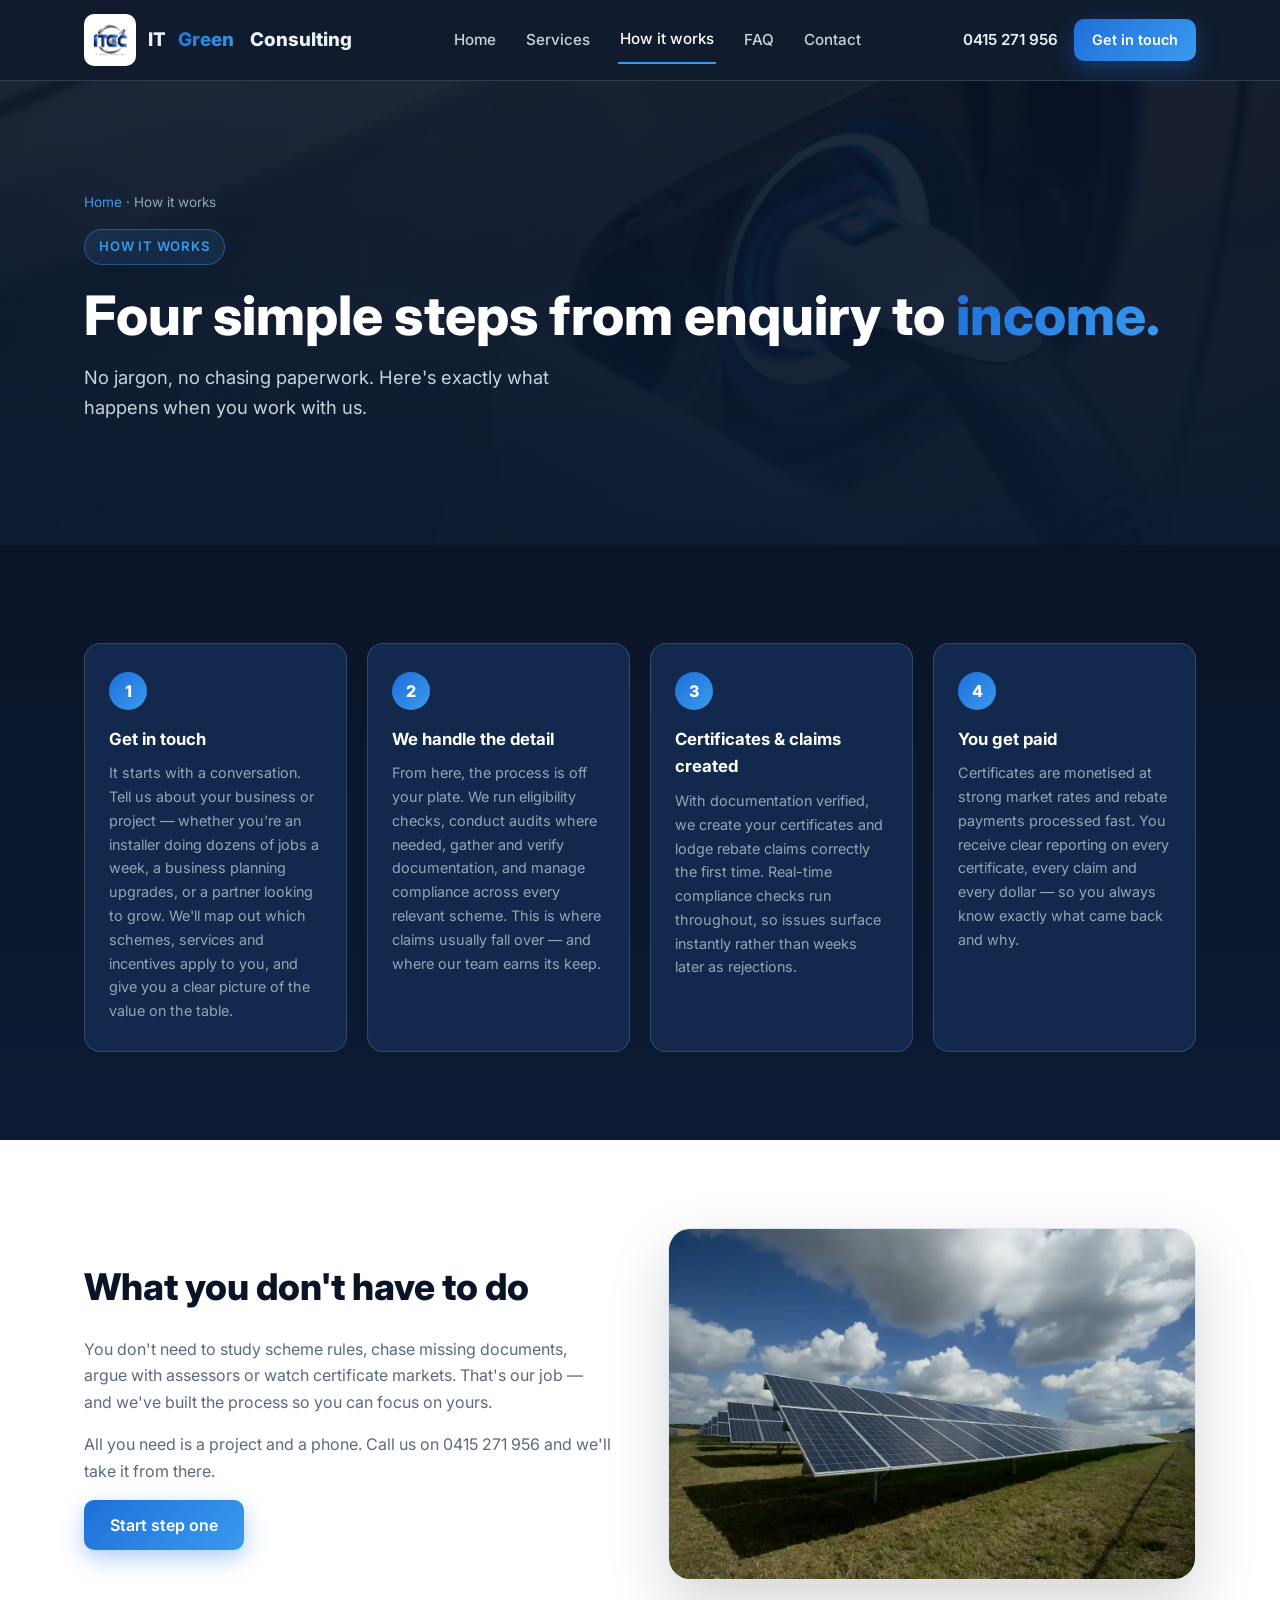
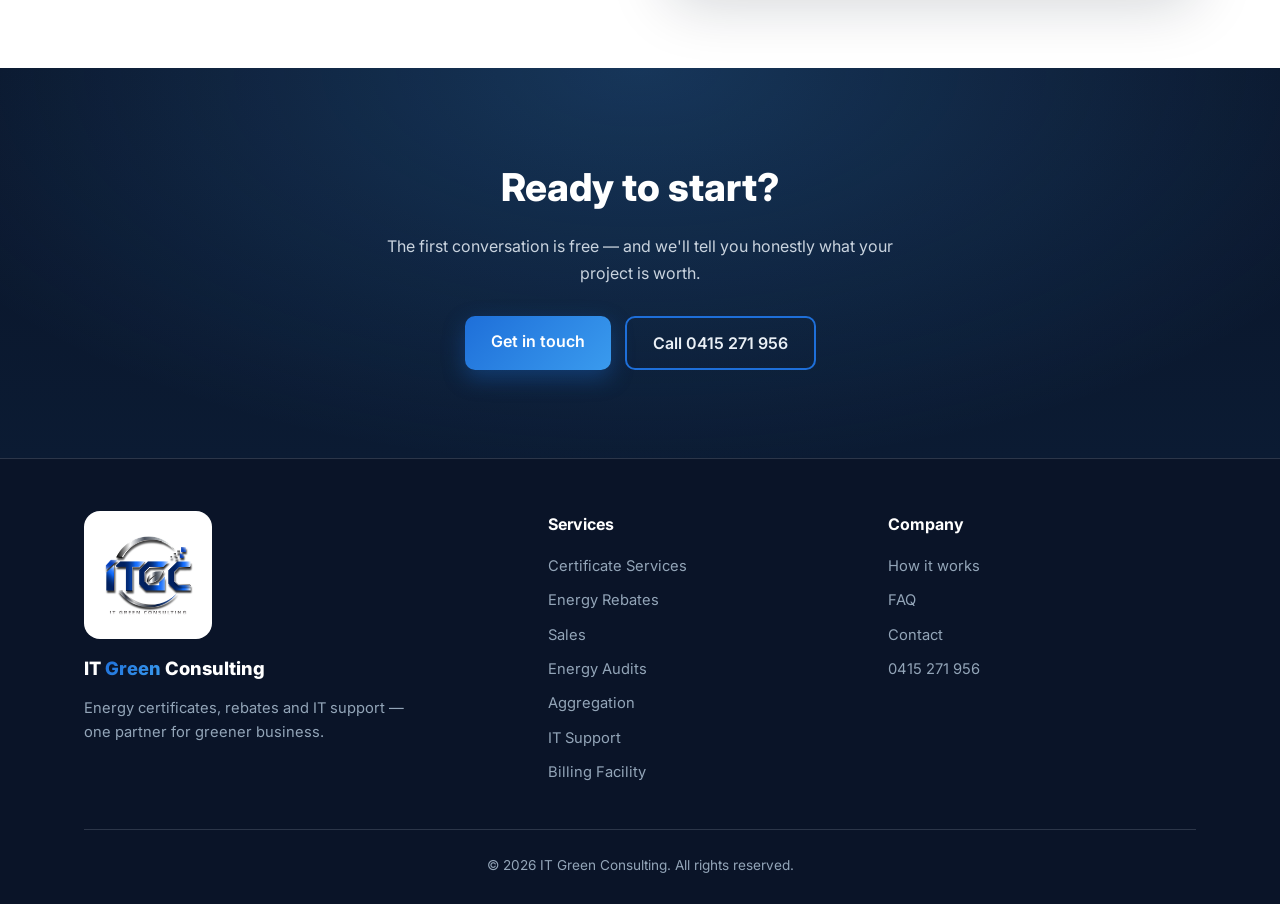
<file: how-it-works.html>
<!DOCTYPE html>
<html lang="en">
<head>
<meta charset="UTF-8">
<meta name="viewport" content="width=device-width, initial-scale=1.0">
<title>How It Works — IT Green Consulting</title>
<meta name="description" content="The four-step process IT Green Consulting uses to turn energy upgrades into certificates, rebates and income.">
<meta name="theme-color" content="#0A1428">
<link rel="icon" type="image/x-icon" href="favicon.ico">
<link rel="icon" type="image/png" sizes="32x32" href="favicon-32.png">
<link rel="apple-touch-icon" href="apple-touch-icon.png">
<link rel="preconnect" href="https://fonts.googleapis.com">
<link rel="preconnect" href="https://fonts.gstatic.com" crossorigin>
<link href="https://fonts.googleapis.com/css2?family=Inter:wght@400;500;600;700;800&display=swap" rel="stylesheet">
<link rel="stylesheet" href="styles.css">
</head>
<body>
<nav>
  <div class="container nav-inner">
    <a class="logo" href="index.html" aria-label="IT Green Consulting home">
      <img src="logo-header.png" alt="IT Green Consulting logo">
      IT <span class="accent">Green</span>&nbsp;Consulting
    </a>
    <button class="burger" id="burger" aria-label="Menu"><span></span><span></span><span></span></button>
    <ul class="nav-links">
      <li><a href="index.html">Home</a></li>
      <li class="has-drop"><a href="certificate-services.html" class="drop-toggle">Services</a>
        <div class="drop"><a href="certificate-services.html">Certificate Services</a><a href="energy-rebates.html">Energy Rebates</a><a href="sales.html">Sales</a><a href="energy-audits.html">Energy Audits</a><a href="aggregation.html">Aggregation</a><a href="it-support.html">IT Support</a><a href="billing-facility.html">Billing Facility</a></div></li>
      <li><a href="how-it-works.html" class="active">How it works</a></li>
      <li><a href="faq.html">FAQ</a></li>
      <li><a href="contact.html">Contact</a></li>
    </ul>
    <div class="nav-cta">
      <a class="nav-phone" href="tel:+61415271956">0415 271 956</a>
      <a class="btn btn-sm" href="contact.html">Get in touch</a>
    </div>
  </div>
</nav>
<header class="page-hero">
  <div class="bg" style="background-image:url(img/ev-charging.webp)" role="img" aria-label="Electric vehicle charging plug connected to a car"></div>
  <div class="container inner">
    <div class="crumbs"><a href="index.html">Home</a> · How it works</div>
    <span class="eyebrow">How it works</span>
    <h1>Four simple steps from enquiry to <span class="g">income.</span></h1>
    <p class="lede">No jargon, no chasing paperwork. Here's exactly what happens when you work with us.</p>
  </div>
</header>
<section class="dark">
  <div class="container">
    <div class="steps"><div class="step reveal" data-d="0">
        <div class="num">1</div>
        <h3>Get in touch</h3>
        <p>It starts with a conversation. Tell us about your business or project — whether you're an installer doing dozens of jobs a week, a business planning upgrades, or a partner looking to grow. We'll map out which schemes, services and incentives apply to you, and give you a clear picture of the value on the table.</p>
      </div><div class="step reveal" data-d="1">
        <div class="num">2</div>
        <h3>We handle the detail</h3>
        <p>From here, the process is off your plate. We run eligibility checks, conduct audits where needed, gather and verify documentation, and manage compliance across every relevant scheme. This is where claims usually fall over — and where our team earns its keep.</p>
      </div><div class="step reveal" data-d="2">
        <div class="num">3</div>
        <h3>Certificates & claims created</h3>
        <p>With documentation verified, we create your certificates and lodge rebate claims correctly the first time. Real-time compliance checks run throughout, so issues surface instantly rather than weeks later as rejections.</p>
      </div><div class="step reveal" data-d="3">
        <div class="num">4</div>
        <h3>You get paid</h3>
        <p>Certificates are monetised at strong market rates and rebate payments processed fast. You receive clear reporting on every certificate, every claim and every dollar — so you always know exactly what came back and why.</p>
      </div></div>
  </div>
</section>
<section>
  <div class="container split">
    <div class="reveal">
      <h2>What you don't have to do</h2>
      <p>You don't need to study scheme rules, chase missing documents, argue with assessors or watch certificate markets. That's our job — and we've built the process so you can focus on yours.</p>
      <p>All you need is a project and a phone. Call us on 0415 271 956 and we'll take it from there.</p>
      <a class="btn" href="contact.html">Start step one</a>
    </div>
    <div class="img-frame reveal" data-d="1">
      <img src="img/solar-field.webp" alt="Rows of solar panels in a green field under a blue sky" loading="lazy">
    </div>
  </div>
</section>
<section class="cta-band">
  <div class="container reveal">
    <h2>Ready to start?</h2>
    <p>The first conversation is free — and we'll tell you honestly what your project is worth.</p>
    <div class="cta-btns">
      <a class="btn" href="contact.html">Get in touch</a>
      <a class="btn btn-outline" href="tel:+61415271956">Call 0415 271 956</a>
    </div>
  </div>
</section>
<footer>
  <div class="container">
    <div class="foot-grid">
      <div class="foot-brand">
        <img src="logo-header.png" alt="IT Green Consulting logo" loading="lazy">
        <span class="foot-logo">IT <span class="accent">Green</span> Consulting</span>
        <p>Energy certificates, rebates and IT support — one partner for greener business.</p>
      </div>
      <div>
        <h4>Services</h4>
        <ul><li><a href="certificate-services.html">Certificate Services</a></li><li><a href="energy-rebates.html">Energy Rebates</a></li><li><a href="sales.html">Sales</a></li><li><a href="energy-audits.html">Energy Audits</a></li><li><a href="aggregation.html">Aggregation</a></li><li><a href="it-support.html">IT Support</a></li><li><a href="billing-facility.html">Billing Facility</a></li></ul>
      </div>
      <div>
        <h4>Company</h4>
        <ul>
          <li><a href="how-it-works.html">How it works</a></li>
          <li><a href="faq.html">FAQ</a></li>
          <li><a href="contact.html">Contact</a></li>
          <li><a href="tel:+61415271956">0415 271 956</a></li>
        </ul>
      </div>
    </div>
    <div class="copy">© 2026 IT Green Consulting. All rights reserved.</div>
  </div>
</footer>
<script src="site.js"></script>
</body>
</html>
</file>
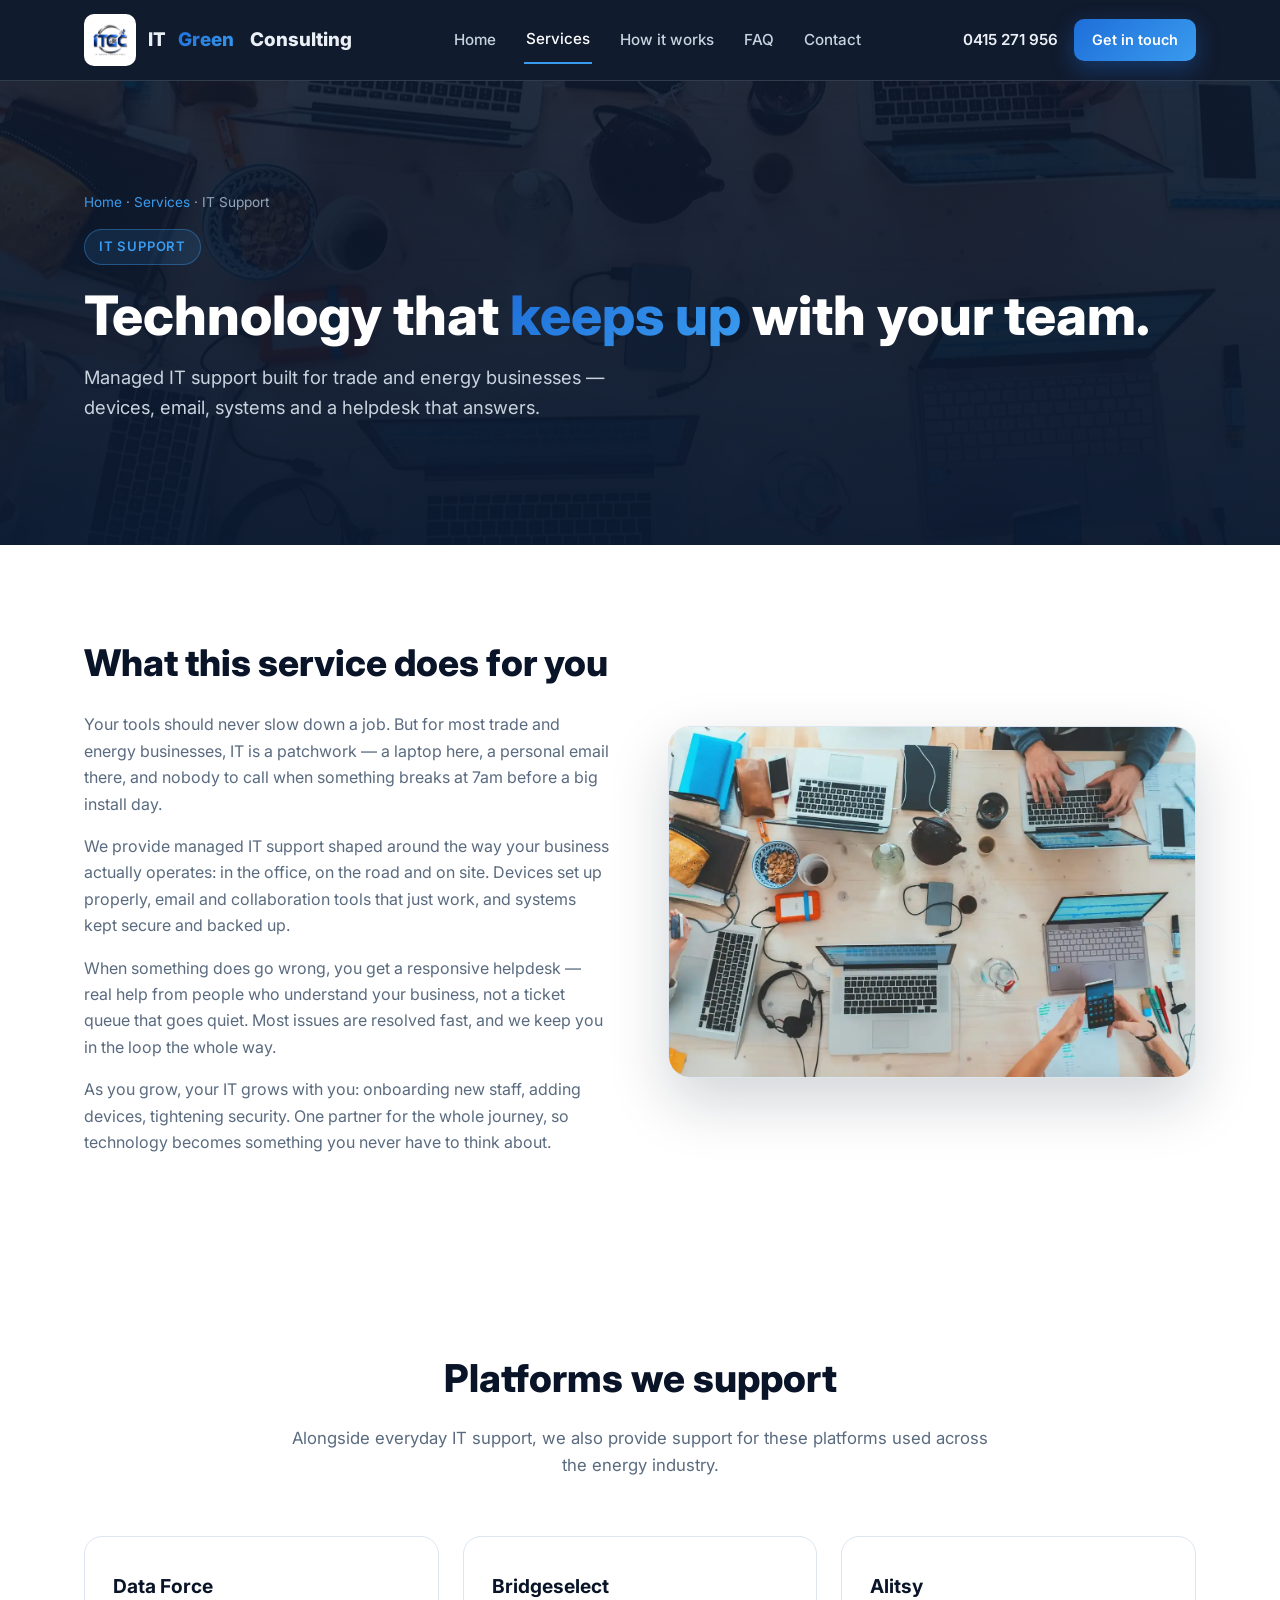
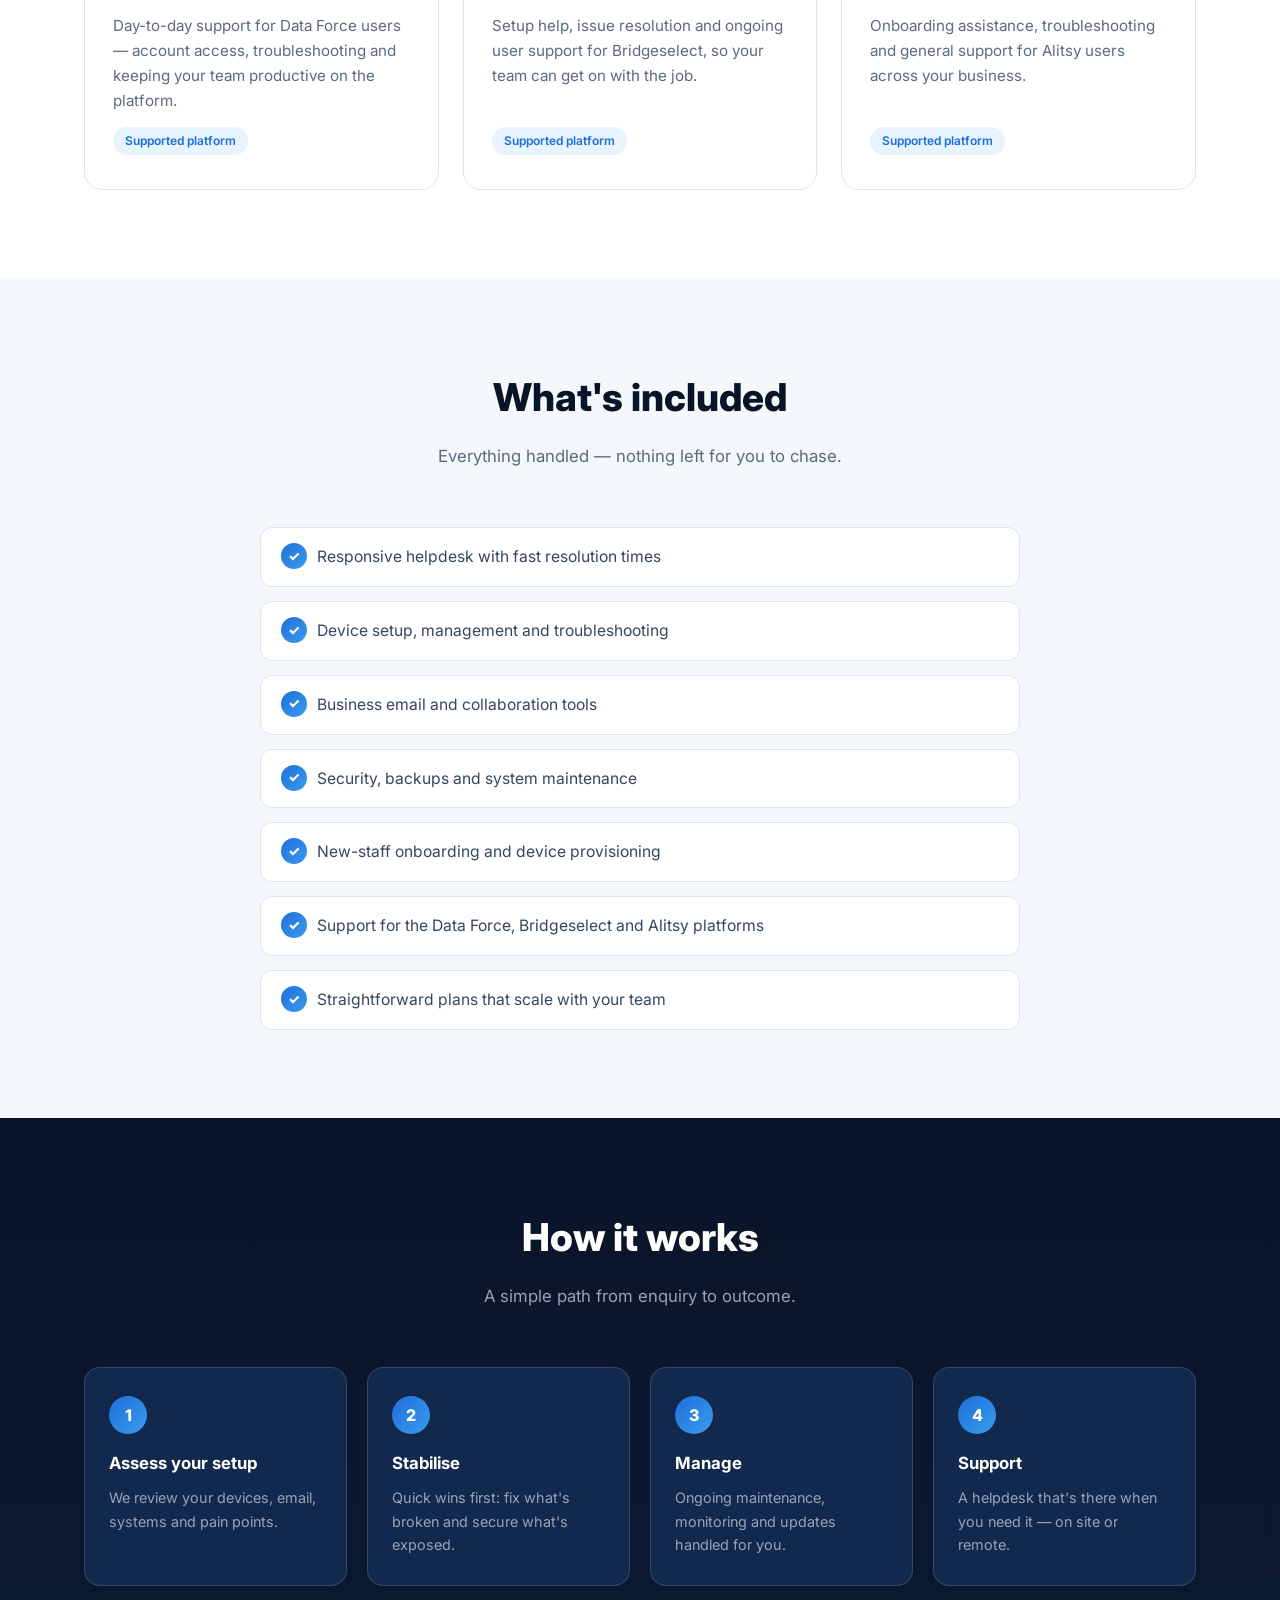
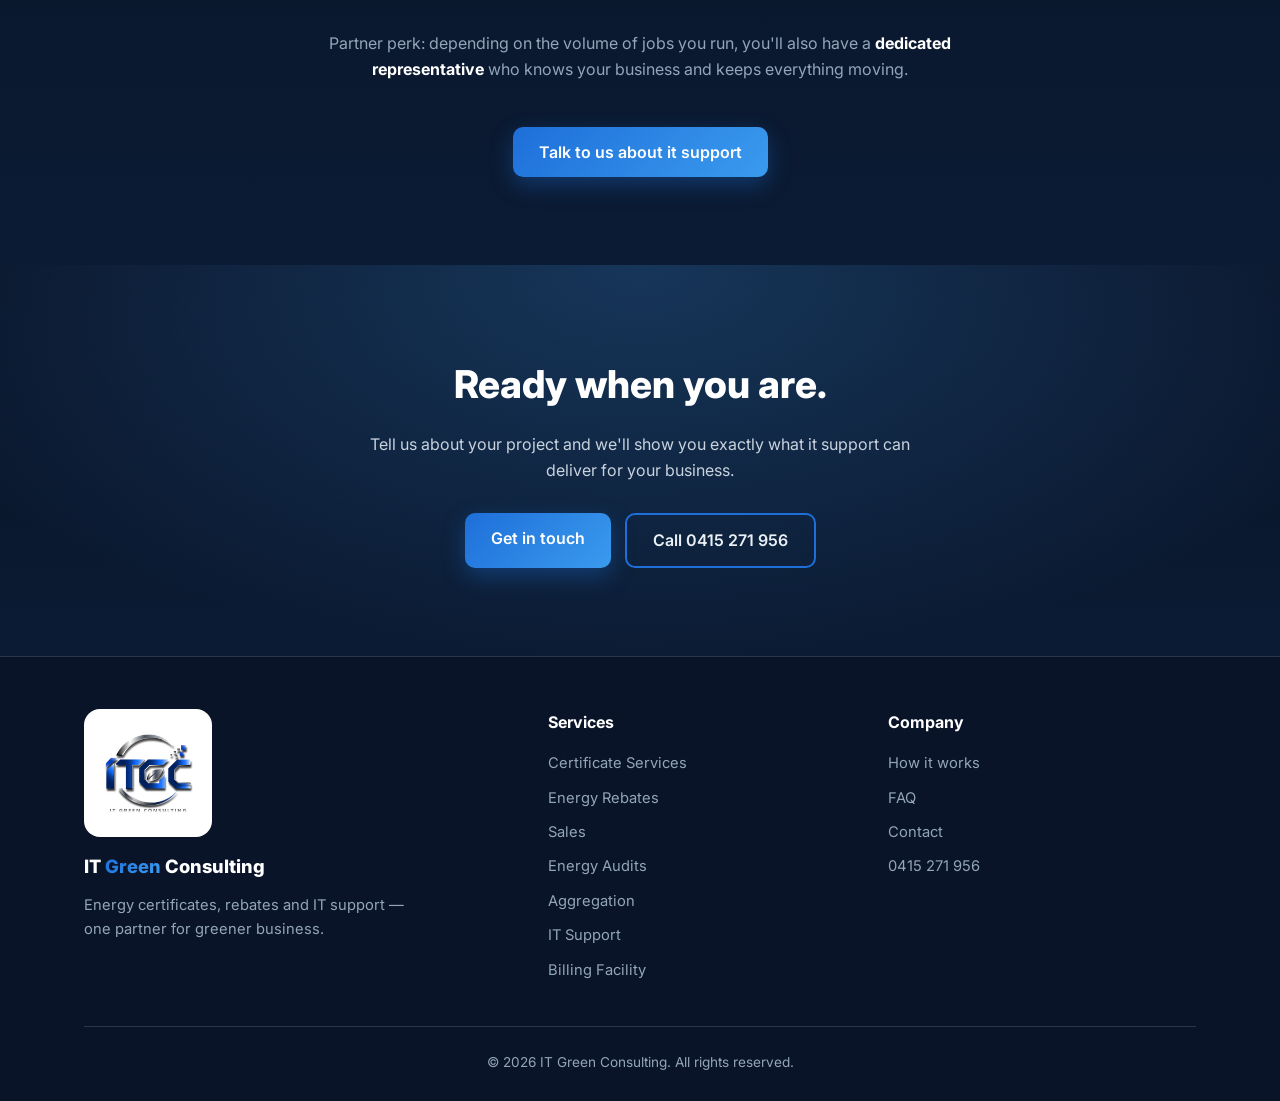
<file: it-support.html>
<!DOCTYPE html>
<html lang="en">
<head>
<meta charset="UTF-8">
<meta name="viewport" content="width=device-width, initial-scale=1.0">
<title>IT Support — IT Green Consulting</title>
<meta name="description" content="Managed IT support built for trade and energy businesses — devices, email, systems and a helpdesk that answers.">
<meta name="theme-color" content="#0A1428">
<link rel="icon" type="image/x-icon" href="favicon.ico">
<link rel="icon" type="image/png" sizes="32x32" href="favicon-32.png">
<link rel="apple-touch-icon" href="apple-touch-icon.png">
<link rel="preconnect" href="https://fonts.googleapis.com">
<link rel="preconnect" href="https://fonts.gstatic.com" crossorigin>
<link href="https://fonts.googleapis.com/css2?family=Inter:wght@400;500;600;700;800&display=swap" rel="stylesheet">
<link rel="stylesheet" href="styles.css">
</head>
<body>
<nav>
  <div class="container nav-inner">
    <a class="logo" href="index.html" aria-label="IT Green Consulting home">
      <img src="logo-header.png" alt="IT Green Consulting logo">
      IT <span class="accent">Green</span>&nbsp;Consulting
    </a>
    <button class="burger" id="burger" aria-label="Menu"><span></span><span></span><span></span></button>
    <ul class="nav-links">
      <li><a href="index.html">Home</a></li>
      <li class="has-drop"><a href="certificate-services.html" class="drop-toggle active">Services</a>
        <div class="drop"><a href="certificate-services.html">Certificate Services</a><a href="energy-rebates.html">Energy Rebates</a><a href="sales.html">Sales</a><a href="energy-audits.html">Energy Audits</a><a href="aggregation.html">Aggregation</a><a href="it-support.html">IT Support</a><a href="billing-facility.html">Billing Facility</a></div></li>
      <li><a href="how-it-works.html">How it works</a></li>
      <li><a href="faq.html">FAQ</a></li>
      <li><a href="contact.html">Contact</a></li>
    </ul>
    <div class="nav-cta">
      <a class="nav-phone" href="tel:+61415271956">0415 271 956</a>
      <a class="btn btn-sm" href="contact.html">Get in touch</a>
    </div>
  </div>
</nav>
<header class="page-hero">
  <div class="bg" style="background-image:url(img/it-team.webp)" role="img" aria-label="Overhead view of laptops and devices on an office desk"></div>
  <div class="container inner">
    <div class="crumbs"><a href="index.html">Home</a> · <a href="index.html#services">Services</a> · IT Support</div>
    <span class="eyebrow">IT Support</span>
    <h1>Technology that <span class="g">keeps up</span> with your team.</h1>
    <p class="lede">Managed IT support built for trade and energy businesses — devices, email, systems and a helpdesk that answers.</p>
  </div>
</header>
<section>
  <div class="container split">
    <div class="reveal">
      <h2>What this service does for you</h2>
      <p>Your tools should never slow down a job. But for most trade and energy businesses, IT is a patchwork — a laptop here, a personal email there, and nobody to call when something breaks at 7am before a big install day.</p><p>We provide managed IT support shaped around the way your business actually operates: in the office, on the road and on site. Devices set up properly, email and collaboration tools that just work, and systems kept secure and backed up.</p><p>When something does go wrong, you get a responsive helpdesk — real help from people who understand your business, not a ticket queue that goes quiet. Most issues are resolved fast, and we keep you in the loop the whole way.</p><p>As you grow, your IT grows with you: onboarding new staff, adding devices, tightening security. One partner for the whole journey, so technology becomes something you never have to think about.</p>
    </div>
    <div class="img-frame reveal" data-d="1">
      <img src="img/it-team.webp" alt="Overhead view of laptops and devices on an office desk" loading="lazy">
    </div>
  </div>
</section>
<section>
  <div class="container">
    <div class="sec-title reveal">
      <h2>Platforms we support</h2>
      <p>Alongside everyday IT support, we also provide support for these platforms used across the energy industry.</p>
    </div>
    <div class="grid3">
      <div class="card reveal">
        <h3>Data Force</h3>
        <p>Day-to-day support for Data Force users — account access, troubleshooting and keeping your team productive on the platform.</p>
        <span class="tag">Supported platform</span>
      </div>
      <div class="card reveal" data-d="1">
        <h3>Bridgeselect</h3>
        <p>Setup help, issue resolution and ongoing user support for Bridgeselect, so your team can get on with the job.</p>
        <span class="tag">Supported platform</span>
      </div>
      <div class="card reveal" data-d="2">
        <h3>Alitsy</h3>
        <p>Onboarding assistance, troubleshooting and general support for Alitsy users across your business.</p>
        <span class="tag">Supported platform</span>
      </div>
    </div>
  </div>
</section>
<section class="included">
  <div class="container">
    <div class="sec-title reveal">
      <h2>What's included</h2>
      <p>Everything handled — nothing left for you to chase.</p>
    </div>
    <ul class="check-list"><li>Responsive helpdesk with fast resolution times</li><li>Device setup, management and troubleshooting</li><li>Business email and collaboration tools</li><li>Security, backups and system maintenance</li><li>New-staff onboarding and device provisioning</li><li>Support for the Data Force, Bridgeselect and Alitsy platforms</li><li>Straightforward plans that scale with your team</li></ul>
  </div>
</section>
<section class="dark">
  <div class="container">
    <div class="sec-title reveal">
      <h2 style="color:#fff">How it works</h2>
      <p style="color:#93A5B8">A simple path from enquiry to outcome.</p>
    </div>
    <div class="steps"><div class="step reveal" data-d="0">
        <div class="num">1</div>
        <h3>Assess your setup</h3>
        <p>We review your devices, email, systems and pain points.</p>
      </div>
<div class="step reveal" data-d="1">
        <div class="num">2</div>
        <h3>Stabilise</h3>
        <p>Quick wins first: fix what's broken and secure what's exposed.</p>
      </div>
<div class="step reveal" data-d="2">
        <div class="num">3</div>
        <h3>Manage</h3>
        <p>Ongoing maintenance, monitoring and updates handled for you.</p>
      </div>
<div class="step reveal" data-d="3">
        <div class="num">4</div>
        <h3>Support</h3>
        <p>A helpdesk that's there when you need it — on site or remote.</p>
      </div></div>
    <p class="center reveal" style="color:#93A5B8;max-width:640px;margin-left:auto;margin-right:auto">Partner perk: depending on the volume of jobs you run, you'll also have a <strong style="color:#fff">dedicated representative</strong> who knows your business and keeps everything moving.</p>
    <div class="center reveal"><a class="btn" href="contact.html">Talk to us about it support</a></div>
  </div>
</section>
<section class="cta-band">
  <div class="container reveal">
    <h2>Ready when you are.</h2>
    <p>Tell us about your project and we'll show you exactly what it support can deliver for your business.</p>
    <div class="cta-btns">
      <a class="btn" href="contact.html">Get in touch</a>
      <a class="btn btn-outline" href="tel:+61415271956">Call 0415 271 956</a>
    </div>
  </div>
</section>
<footer>
  <div class="container">
    <div class="foot-grid">
      <div class="foot-brand">
        <img src="logo-header.png" alt="IT Green Consulting logo" loading="lazy">
        <span class="foot-logo">IT <span class="accent">Green</span> Consulting</span>
        <p>Energy certificates, rebates and IT support — one partner for greener business.</p>
      </div>
      <div>
        <h4>Services</h4>
        <ul><li><a href="certificate-services.html">Certificate Services</a></li><li><a href="energy-rebates.html">Energy Rebates</a></li><li><a href="sales.html">Sales</a></li><li><a href="energy-audits.html">Energy Audits</a></li><li><a href="aggregation.html">Aggregation</a></li><li><a href="it-support.html">IT Support</a></li><li><a href="billing-facility.html">Billing Facility</a></li></ul>
      </div>
      <div>
        <h4>Company</h4>
        <ul>
          <li><a href="how-it-works.html">How it works</a></li>
          <li><a href="faq.html">FAQ</a></li>
          <li><a href="contact.html">Contact</a></li>
          <li><a href="tel:+61415271956">0415 271 956</a></li>
        </ul>
      </div>
    </div>
    <div class="copy">© 2026 IT Green Consulting. All rights reserved.</div>
  </div>
</footer>
<script src="site.js"></script>
</body>
</html>
</file>
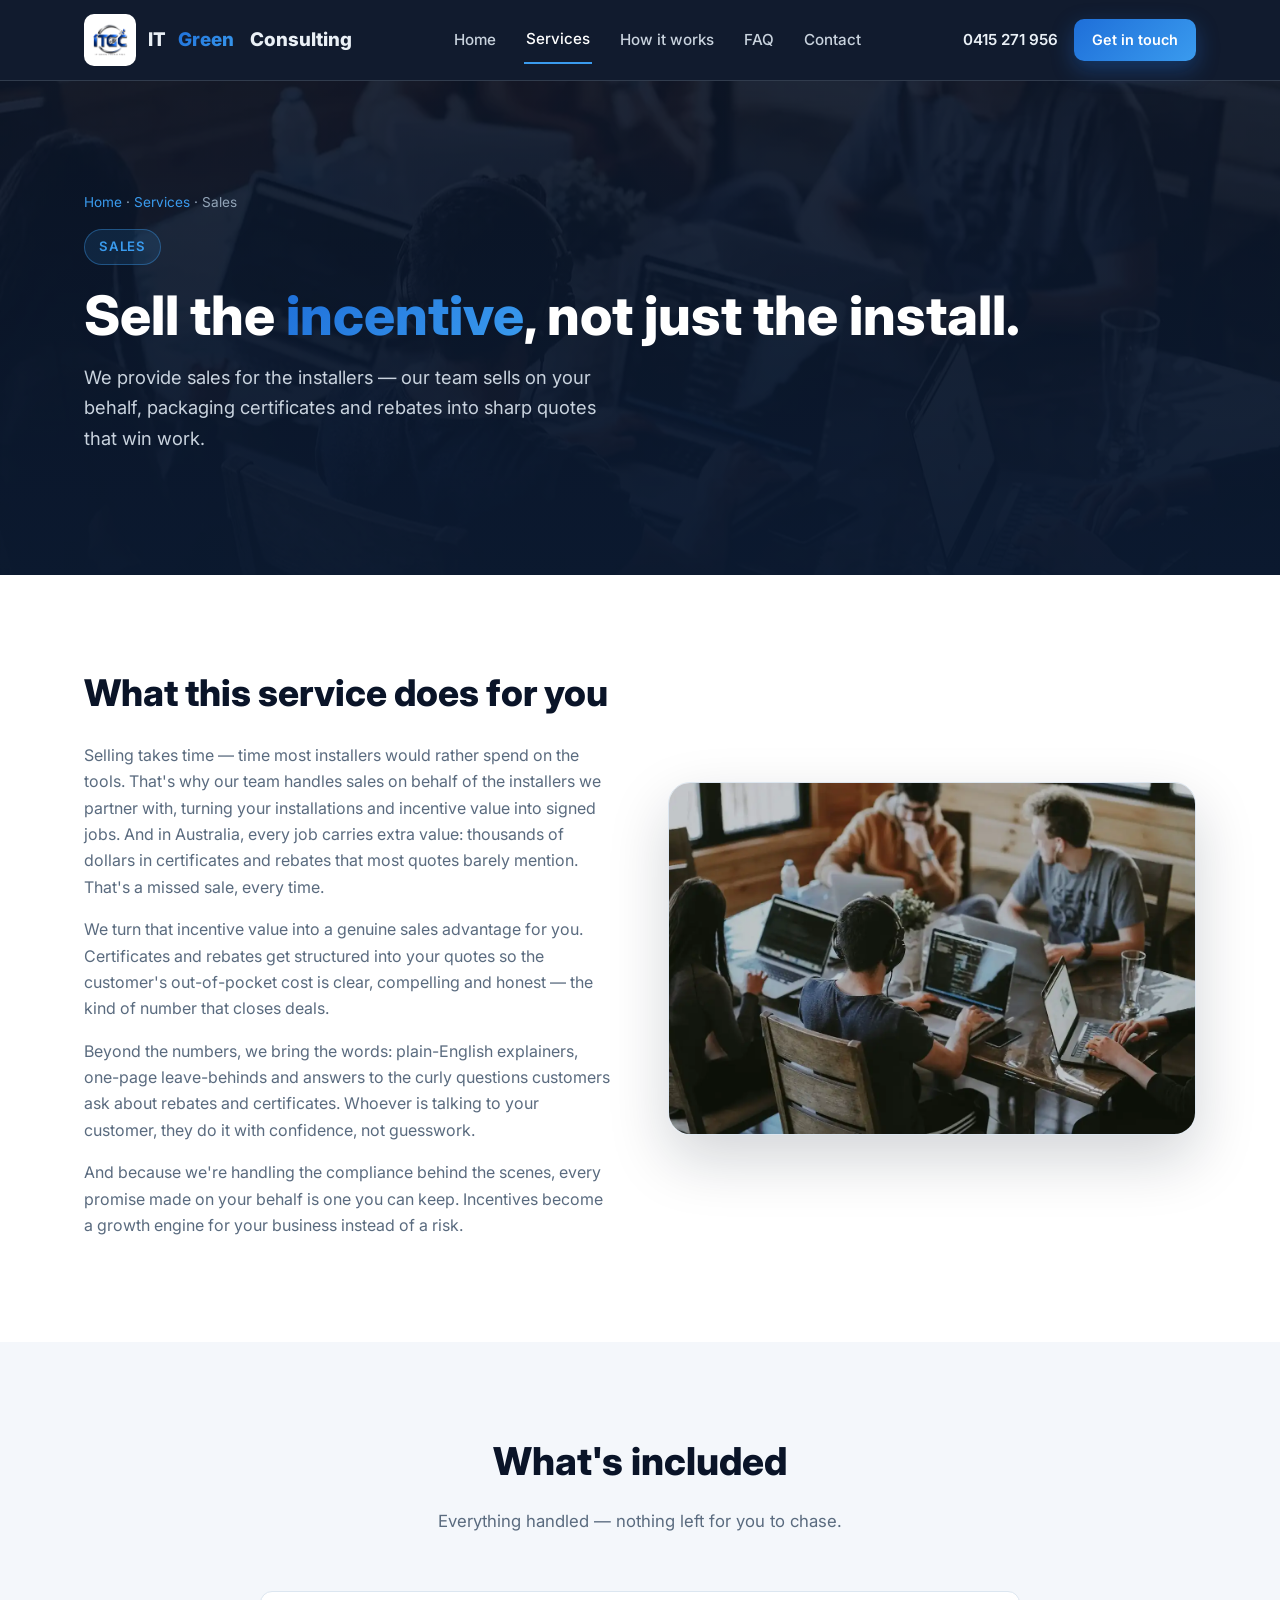
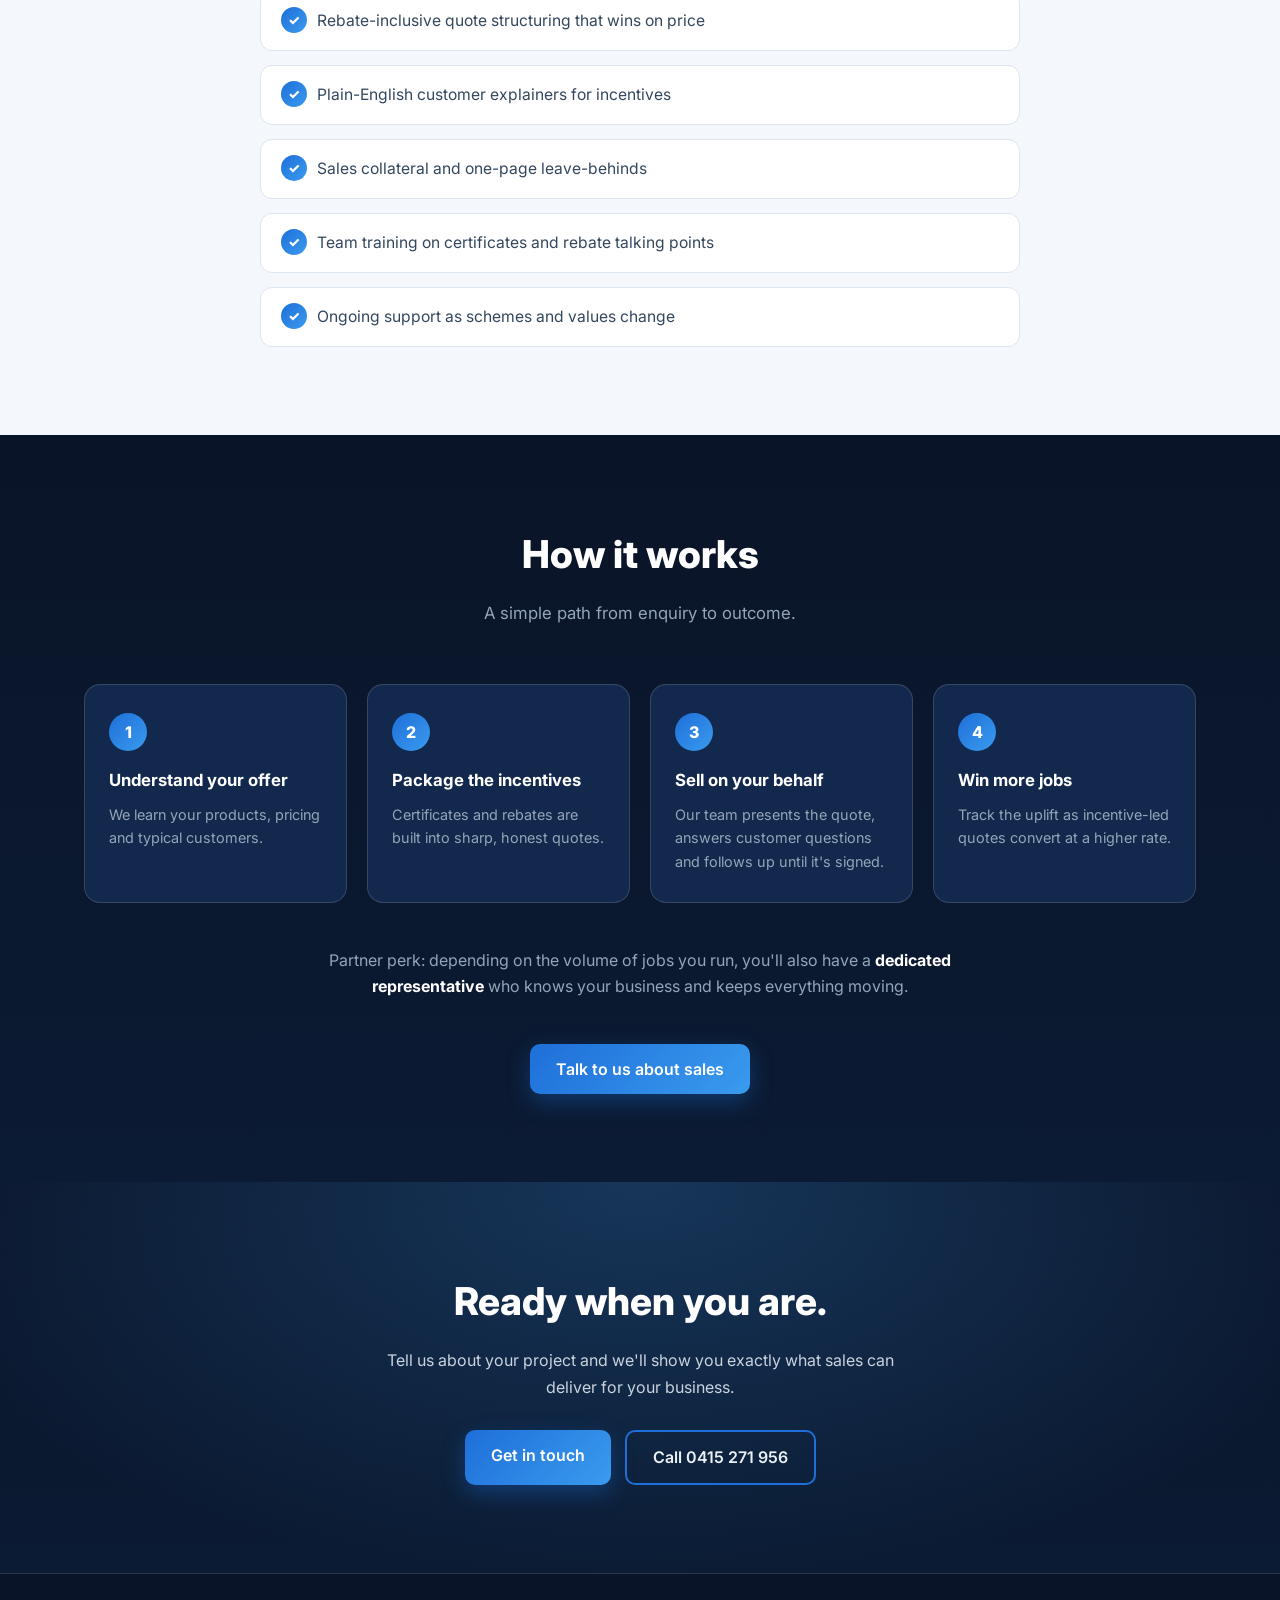
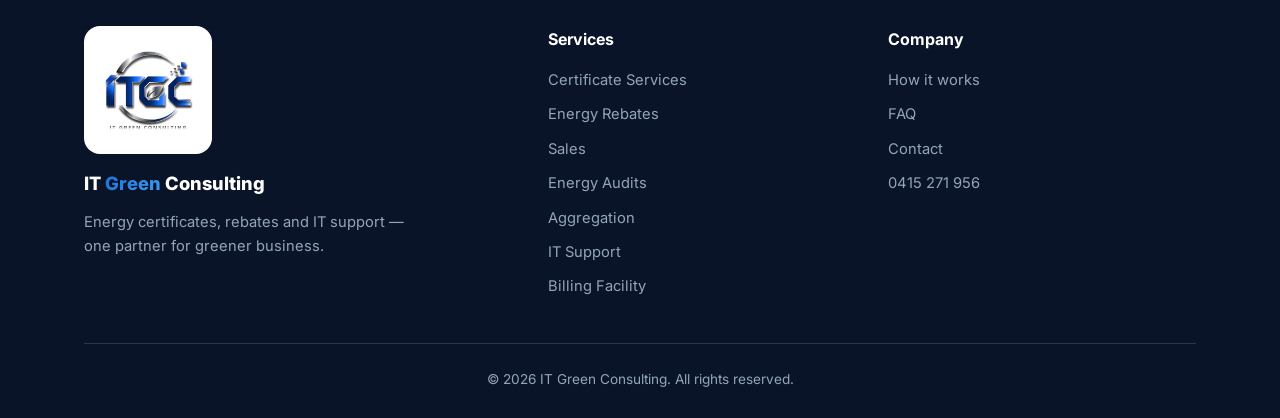
<file: sales.html>
<!DOCTYPE html>
<html lang="en">
<head>
<meta charset="UTF-8">
<meta name="viewport" content="width=device-width, initial-scale=1.0">
<title>Sales — IT Green Consulting</title>
<meta name="description" content="We provide sales for the installers — our team sells on your behalf, packaging certificates and rebates into sharp quotes that win work.">
<meta name="theme-color" content="#0A1428">
<link rel="icon" type="image/x-icon" href="favicon.ico">
<link rel="icon" type="image/png" sizes="32x32" href="favicon-32.png">
<link rel="apple-touch-icon" href="apple-touch-icon.png">
<link rel="preconnect" href="https://fonts.googleapis.com">
<link rel="preconnect" href="https://fonts.gstatic.com" crossorigin>
<link href="https://fonts.googleapis.com/css2?family=Inter:wght@400;500;600;700;800&display=swap" rel="stylesheet">
<link rel="stylesheet" href="styles.css">
</head>
<body>
<nav>
  <div class="container nav-inner">
    <a class="logo" href="index.html" aria-label="IT Green Consulting home">
      <img src="logo-header.png" alt="IT Green Consulting logo">
      IT <span class="accent">Green</span>&nbsp;Consulting
    </a>
    <button class="burger" id="burger" aria-label="Menu"><span></span><span></span><span></span></button>
    <ul class="nav-links">
      <li><a href="index.html">Home</a></li>
      <li class="has-drop"><a href="certificate-services.html" class="drop-toggle active">Services</a>
        <div class="drop"><a href="certificate-services.html">Certificate Services</a><a href="energy-rebates.html">Energy Rebates</a><a href="sales.html">Sales</a><a href="energy-audits.html">Energy Audits</a><a href="aggregation.html">Aggregation</a><a href="it-support.html">IT Support</a><a href="billing-facility.html">Billing Facility</a></div></li>
      <li><a href="how-it-works.html">How it works</a></li>
      <li><a href="faq.html">FAQ</a></li>
      <li><a href="contact.html">Contact</a></li>
    </ul>
    <div class="nav-cta">
      <a class="nav-phone" href="tel:+61415271956">0415 271 956</a>
      <a class="btn btn-sm" href="contact.html">Get in touch</a>
    </div>
  </div>
</nav>
<header class="page-hero">
  <div class="bg" style="background-image:url(img/team.webp)" role="img" aria-label="Business team collaborating around a table with laptops"></div>
  <div class="container inner">
    <div class="crumbs"><a href="index.html">Home</a> · <a href="index.html#services">Services</a> · Sales</div>
    <span class="eyebrow">Sales</span>
    <h1>Sell the <span class="g">incentive</span>, not just the install.</h1>
    <p class="lede">We provide sales for the installers — our team sells on your behalf, packaging certificates and rebates into sharp quotes that win work.</p>
  </div>
</header>
<section>
  <div class="container split">
    <div class="reveal">
      <h2>What this service does for you</h2>
      <p>Selling takes time — time most installers would rather spend on the tools. That's why our team handles sales on behalf of the installers we partner with, turning your installations and incentive value into signed jobs. And in Australia, every job carries extra value: thousands of dollars in certificates and rebates that most quotes barely mention. That's a missed sale, every time.</p><p>We turn that incentive value into a genuine sales advantage for you. Certificates and rebates get structured into your quotes so the customer's out-of-pocket cost is clear, compelling and honest — the kind of number that closes deals.</p><p>Beyond the numbers, we bring the words: plain-English explainers, one-page leave-behinds and answers to the curly questions customers ask about rebates and certificates. Whoever is talking to your customer, they do it with confidence, not guesswork.</p><p>And because we're handling the compliance behind the scenes, every promise made on your behalf is one you can keep. Incentives become a growth engine for your business instead of a risk.</p>
    </div>
    <div class="img-frame reveal" data-d="1">
      <img src="img/team.webp" alt="Business team collaborating around a table with laptops" loading="lazy">
    </div>
  </div>
</section>
<section class="included">
  <div class="container">
    <div class="sec-title reveal">
      <h2>What's included</h2>
      <p>Everything handled — nothing left for you to chase.</p>
    </div>
    <ul class="check-list"><li>Rebate-inclusive quote structuring that wins on price</li><li>Plain-English customer explainers for incentives</li><li>Sales collateral and one-page leave-behinds</li><li>Team training on certificates and rebate talking points</li><li>Ongoing support as schemes and values change</li></ul>
  </div>
</section>
<section class="dark">
  <div class="container">
    <div class="sec-title reveal">
      <h2 style="color:#fff">How it works</h2>
      <p style="color:#93A5B8">A simple path from enquiry to outcome.</p>
    </div>
    <div class="steps"><div class="step reveal" data-d="0">
        <div class="num">1</div>
        <h3>Understand your offer</h3>
        <p>We learn your products, pricing and typical customers.</p>
      </div>
<div class="step reveal" data-d="1">
        <div class="num">2</div>
        <h3>Package the incentives</h3>
        <p>Certificates and rebates are built into sharp, honest quotes.</p>
      </div>
<div class="step reveal" data-d="2">
        <div class="num">3</div>
        <h3>Sell on your behalf</h3>
        <p>Our team presents the quote, answers customer questions and follows up until it's signed.</p>
      </div>
<div class="step reveal" data-d="3">
        <div class="num">4</div>
        <h3>Win more jobs</h3>
        <p>Track the uplift as incentive-led quotes convert at a higher rate.</p>
      </div></div>
    <p class="center reveal" style="color:#93A5B8;max-width:640px;margin-left:auto;margin-right:auto">Partner perk: depending on the volume of jobs you run, you'll also have a <strong style="color:#fff">dedicated representative</strong> who knows your business and keeps everything moving.</p>
    <div class="center reveal"><a class="btn" href="contact.html">Talk to us about sales</a></div>
  </div>
</section>
<section class="cta-band">
  <div class="container reveal">
    <h2>Ready when you are.</h2>
    <p>Tell us about your project and we'll show you exactly what sales can deliver for your business.</p>
    <div class="cta-btns">
      <a class="btn" href="contact.html">Get in touch</a>
      <a class="btn btn-outline" href="tel:+61415271956">Call 0415 271 956</a>
    </div>
  </div>
</section>
<footer>
  <div class="container">
    <div class="foot-grid">
      <div class="foot-brand">
        <img src="logo-header.png" alt="IT Green Consulting logo" loading="lazy">
        <span class="foot-logo">IT <span class="accent">Green</span> Consulting</span>
        <p>Energy certificates, rebates and IT support — one partner for greener business.</p>
      </div>
      <div>
        <h4>Services</h4>
        <ul><li><a href="certificate-services.html">Certificate Services</a></li><li><a href="energy-rebates.html">Energy Rebates</a></li><li><a href="sales.html">Sales</a></li><li><a href="energy-audits.html">Energy Audits</a></li><li><a href="aggregation.html">Aggregation</a></li><li><a href="it-support.html">IT Support</a></li><li><a href="billing-facility.html">Billing Facility</a></li></ul>
      </div>
      <div>
        <h4>Company</h4>
        <ul>
          <li><a href="how-it-works.html">How it works</a></li>
          <li><a href="faq.html">FAQ</a></li>
          <li><a href="contact.html">Contact</a></li>
          <li><a href="tel:+61415271956">0415 271 956</a></li>
        </ul>
      </div>
    </div>
    <div class="copy">© 2026 IT Green Consulting. All rights reserved.</div>
  </div>
</footer>
<script src="site.js"></script>
</body>
</html>
</file>
<file: styles.css>
:root{
  --navy:#0A1428; --navy-2:#0B1B33; --navy-3:#12294D;
  --blue:#1E6FD9; --blue-bright:#3A9BEE; --blue-soft:rgba(58,155,238,.12);
  --grad:linear-gradient(135deg,#1E6FD9,#3A9BEE);
  --silver:#C9D3DE; --ice:#EAF0F6; --muted:#93A5B8; --muted-onlight:#5A6B7F;
  --line:#DCE6F0; --line-dark:rgba(201,211,222,.18);
  --white:#fff; --paper:#F4F7FB;
}
*{margin:0;padding:0;box-sizing:border-box}
html{scroll-behavior:smooth}
body{font-family:'Inter',-apple-system,BlinkMacSystemFont,'Segoe UI',Roboto,sans-serif;color:#33475E;line-height:1.65;background:var(--white)}
.container{max-width:1160px;margin:0 auto;padding:0 24px}
section{padding:88px 0}
a{color:var(--blue)}
img{max-width:100%}

/* Nav */
nav{position:sticky;top:0;z-index:50;background:rgba(10,20,40,.97);backdrop-filter:blur(8px);border-bottom:1px solid var(--line-dark)}
.nav-inner{display:flex;align-items:center;justify-content:space-between;height:80px;gap:16px}
.logo{display:flex;align-items:center;gap:12px;font-weight:800;font-size:1.18rem;color:var(--ice);text-decoration:none}
.logo img{width:52px;height:52px;border-radius:10px;display:block;background:#fff;padding:5px}
.logo .accent{background:var(--grad);-webkit-background-clip:text;background-clip:text;color:transparent}
.nav-links{display:flex;gap:26px;list-style:none;align-items:center;margin:0;padding:0}
.nav-links>li{position:relative}
.nav-links a{text-decoration:none;color:var(--silver);font-weight:500;font-size:.95rem;padding:10px 2px;display:inline-block}
.nav-links a:hover,.nav-links a.active{color:#fff}
.nav-links a.active{border-bottom:2px solid var(--blue-bright)}
.drop{position:absolute;top:100%;left:-14px;min-width:250px;background:var(--navy-2);border:1px solid var(--line-dark);border-radius:14px;padding:10px;display:none;box-shadow:0 20px 50px rgba(0,0,0,.5)}
.has-drop:hover .drop,.has-drop:focus-within .drop{display:block}
.drop a{display:block;padding:10px 14px;border-radius:8px;font-size:.92rem}
.drop a:hover{background:var(--navy-3)}
.btn{display:inline-block;background:var(--grad);color:#fff;font-weight:600;text-decoration:none;padding:12px 26px;border-radius:10px;border:none;cursor:pointer;font-size:1rem;transition:.2s;box-shadow:0 8px 22px rgba(30,111,217,.35)}
.btn:hover{filter:brightness(1.1);transform:translateY(-1px)}
.btn-sm{padding:9px 18px;font-size:.9rem}
.nav-phone{color:var(--ice);text-decoration:none;font-weight:600;font-size:.95rem;white-space:nowrap}
.nav-phone:hover{color:var(--blue-bright)}
.nav-cta{display:flex;align-items:center;gap:16px}
.burger{display:none;background:none;border:none;cursor:pointer;padding:8px}
.burger span{display:block;width:26px;height:3px;background:var(--ice);border-radius:2px;margin:5px 0;transition:.25s}
@media(max-width:980px){
  .nav-links{position:fixed;top:80px;left:0;right:0;background:var(--navy);flex-direction:column;align-items:stretch;padding:12px 24px 24px;gap:0;display:none;border-bottom:1px solid var(--line-dark);max-height:calc(100vh - 80px);overflow:auto}
  body.nav-open .nav-links{display:flex}
  .nav-links a{padding:12px 4px;border-bottom:1px solid var(--line-dark);width:100%}
  .drop{position:static;display:none;border:none;background:transparent;box-shadow:none;padding:0 0 0 16px;min-width:0}
  .has-drop.sub-open .drop{display:block}
  .burger{display:block}
  .nav-phone{display:none}
}
@media(max-width:520px){.nav-cta .btn{display:none}.logo{font-size:1rem}.logo img{width:44px;height:44px}}

/* Hero */
.hero{position:relative;overflow:hidden;background:radial-gradient(1100px 520px at 85% -10%,rgba(58,155,238,.28),transparent),radial-gradient(800px 400px at 0% 110%,rgba(30,111,217,.18),transparent),linear-gradient(180deg,var(--navy),var(--navy-2));padding:100px 0 96px;color:var(--silver)}
.hero::before{content:"";position:absolute;inset:-40%;background:conic-gradient(from 0deg at 60% 40%,transparent 0deg,rgba(58,155,238,.10) 60deg,transparent 120deg,rgba(30,111,217,.08) 200deg,transparent 280deg);animation:spinGlow 26s linear infinite;pointer-events:none}
@keyframes spinGlow{to{transform:rotate(360deg)}}
.hero-grid{display:grid;grid-template-columns:1.05fr .95fr;gap:56px;align-items:center;position:relative}
@media(max-width:900px){.hero-grid{grid-template-columns:1fr}}
.eyebrow{display:inline-block;background:var(--blue-soft);border:1px solid rgba(58,155,238,.4);color:var(--blue-bright);font-weight:600;font-size:.82rem;letter-spacing:.06em;text-transform:uppercase;padding:6px 14px;border-radius:999px;margin-bottom:20px}
h1{font-size:clamp(2.2rem,4.5vw,3.4rem);line-height:1.12;color:#fff;font-weight:800;margin-bottom:20px}
h1 .g{background:var(--grad);-webkit-background-clip:text;background-clip:text;color:transparent}
.lede{font-size:1.15rem;color:var(--silver);margin-bottom:32px;max-width:520px}
.hero-ctas{display:flex;gap:14px;flex-wrap:wrap;align-items:center}
.btn-outline{background:transparent;color:var(--ice);border:2px solid var(--blue);box-shadow:none}
.btn-outline:hover{background:var(--blue-soft);filter:none}
.hero-art{position:relative;display:flex;align-items:center;justify-content:center;padding-bottom:46px}
.hero-logo{width:min(100%,430px);height:auto;border-radius:24px;background:#fff;padding:26px;box-shadow:0 30px 70px rgba(0,0,0,.5),0 0 0 1px rgba(58,155,238,.25);animation:floatY 7s ease-in-out infinite}
@keyframes floatY{0%,100%{transform:translateY(0)}50%{transform:translateY(-12px)}}
.card-float{position:absolute;bottom:0;right:8px;background:rgba(11,27,51,.92);border:1px solid rgba(58,155,238,.45);border-radius:14px;padding:14px 18px;box-shadow:0 12px 32px rgba(0,0,0,.4);font-size:.85rem;color:var(--silver)}
.card-float strong{color:var(--blue-bright)}
.pulse{width:10px;height:10px;border-radius:50%;background:var(--blue-bright);display:inline-block;margin-right:8px;animation:pulse 2s infinite}
@keyframes pulse{0%{box-shadow:0 0 0 0 rgba(58,155,238,.5)}70%{box-shadow:0 0 0 10px rgba(58,155,238,0)}100%{box-shadow:0 0 0 0 rgba(58,155,238,0)}}
@media(max-width:900px){.hero-art{margin-top:8px}.card-float{right:4%}}

/* Page hero */
.page-hero{position:relative;overflow:hidden;color:var(--silver);padding:110px 0 90px;background:linear-gradient(180deg,var(--navy),var(--navy-2))}
.page-hero .bg{position:absolute;inset:0;background-size:cover;background-position:center;opacity:.28}
.page-hero .bg::after{content:"";position:absolute;inset:0;background:linear-gradient(180deg,rgba(10,20,40,.55),rgba(10,20,40,.88))}
.page-hero .inner{position:relative}
.crumbs{font-size:.85rem;color:var(--muted);margin-bottom:16px}
.crumbs a{color:var(--blue-bright);text-decoration:none}
.page-hero h1{margin-bottom:16px}

/* Marquee */
.marquee{background:var(--navy);border-top:1px solid var(--line-dark);border-bottom:1px solid var(--line-dark);overflow:hidden;padding:18px 0}
.marquee-track{display:flex;gap:56px;width:max-content;animation:scrollX 26s linear infinite;list-style:none;margin:0;padding:0}
.marquee-track span{color:var(--blue-bright);font-weight:700;letter-spacing:.14em;font-size:.9rem;white-space:nowrap}
.marquee-track .dot{color:var(--muted)}
@keyframes scrollX{to{transform:translateX(-50%)}}

/* Sections */
.sec-title{text-align:center;max-width:700px;margin:0 auto 56px}
.sec-title h2{font-size:clamp(1.7rem,3vw,2.4rem);color:var(--navy);font-weight:800;margin-bottom:14px}
.sec-title p{color:var(--muted-onlight);font-size:1.05rem}
.services{background:var(--paper)}
.grid3{display:grid;grid-template-columns:repeat(3,1fr);gap:24px}
@media(max-width:900px){.grid3{grid-template-columns:repeat(2,1fr)}}
@media(max-width:620px){.grid3{grid-template-columns:1fr}}
.card{background:#fff;border:1px solid var(--line);border-radius:18px;padding:34px 28px;transition:.25s;display:flex;flex-direction:column}
.card:hover{border-color:var(--blue);box-shadow:0 18px 44px rgba(30,111,217,.14);transform:translateY(-4px)}
.icon{width:52px;height:52px;border-radius:14px;background:var(--blue-soft);display:flex;align-items:center;justify-content:center;margin-bottom:20px}
.icon svg{width:26px;height:26px;stroke:var(--blue);fill:none;stroke-width:2;stroke-linecap:round;stroke-linejoin:round}
.card h3{color:var(--navy);font-size:1.2rem;margin-bottom:10px;font-weight:700}
.card p{font-size:.95rem;color:var(--muted-onlight);flex:1}
.card-link{display:inline-block;margin-top:18px;font-weight:700;color:var(--blue);text-decoration:none;font-size:.95rem}
.card-link:hover{text-decoration:underline}
.tag{display:inline-block;margin-top:14px;font-size:.75rem;font-weight:600;color:var(--blue);background:var(--blue-soft);padding:4px 12px;border-radius:999px;align-self:flex-start}

/* Two-col image/text */
.split{display:grid;grid-template-columns:1fr 1fr;gap:56px;align-items:center}
@media(max-width:900px){.split{grid-template-columns:1fr}}
.split h2{color:var(--navy);font-size:clamp(1.7rem,3vw,2.3rem);font-weight:800;margin-bottom:18px}
.split p{color:var(--muted-onlight);margin-bottom:16px}
.img-frame{border-radius:22px;overflow:hidden;box-shadow:0 24px 60px rgba(10,20,40,.18);border:1px solid var(--line)}
.img-frame img{display:block;width:100%;height:auto}
.img-frame.gif-frame{max-width:480px;margin:0 auto}

/* Dark band */
.dark{background:linear-gradient(180deg,var(--navy),var(--navy-2));color:var(--silver)}
.dark h2{color:#fff}
.steps{display:grid;grid-template-columns:repeat(4,1fr);gap:20px;margin-top:10px}
@media(max-width:900px){.steps{grid-template-columns:repeat(2,1fr)}}
@media(max-width:540px){.steps{grid-template-columns:1fr}}
.step{background:var(--navy-3);border:1px solid var(--line-dark);border-radius:16px;padding:28px 24px;position:relative;transition:.25s}
.step:hover{transform:translateY(-4px);border-color:var(--blue-bright)}
.step .num{width:38px;height:38px;border-radius:50%;background:var(--grad);color:#fff;font-weight:800;display:flex;align-items:center;justify-content:center;margin-bottom:16px;font-size:1rem}
.step h3{color:#fff;font-size:1.05rem;margin-bottom:8px;font-weight:700}
.step p{font-size:.9rem;color:var(--muted)}

/* Stats */
.stats-band{background:var(--grad);padding:0}
.stats{display:grid;grid-template-columns:repeat(4,1fr);text-align:center;padding:56px 0;gap:16px}
@media(max-width:700px){.stats{grid-template-columns:repeat(2,1fr)}}
.stat .n{font-size:2.3rem;font-weight:800;color:#fff}
.stat .l{color:#D6E8FB;font-size:.9rem;font-weight:500}

/* FAQ */
.faq{background:var(--paper)}
.faq-list{max-width:760px;margin:0 auto}
.faq-item{background:#fff;border:1px solid var(--line);border-radius:14px;margin-bottom:14px;overflow:hidden}
.faq-q{width:100%;background:none;border:none;text-align:left;padding:20px 24px;font-size:1.02rem;font-weight:600;color:var(--navy);cursor:pointer;display:flex;justify-content:space-between;align-items:center;gap:16px;font-family:inherit}
.faq-q .chev{color:var(--blue);font-size:1.3rem;transition:.25s;flex-shrink:0}
.faq-item.open .faq-q .chev{transform:rotate(45deg)}
.faq-a{max-height:0;overflow:hidden;transition:max-height .3s ease}
.faq-a p{padding:0 24px 22px;color:var(--muted-onlight);font-size:.95rem}

/* Included list */
.included{background:var(--paper)}
.check-list{list-style:none;max-width:760px;margin:0 auto;display:grid;gap:14px}
.check-list li{background:#fff;border:1px solid var(--line);border-radius:12px;padding:16px 20px 16px 56px;position:relative;color:#33475E;font-size:.98rem}
.check-list li::before{content:"✓";position:absolute;left:20px;top:15px;width:26px;height:26px;border-radius:50%;background:var(--grad);color:#fff;font-weight:800;display:flex;align-items:center;justify-content:center;font-size:.85rem}

/* CTA band */
.cta-band{background:radial-gradient(800px 400px at 50% 0%,rgba(58,155,238,.25),transparent),linear-gradient(180deg,var(--navy),var(--navy-2));color:var(--silver);text-align:center}
.cta-band h2{color:#fff;font-size:clamp(1.7rem,3vw,2.4rem);font-weight:800;margin-bottom:14px}
.cta-band p{max-width:560px;margin:0 auto 30px;color:var(--silver)}
.cta-btns{display:flex;gap:14px;justify-content:center;flex-wrap:wrap}

/* Contact */
.contact-grid{display:grid;grid-template-columns:1fr 1fr;gap:48px;align-items:start}
@media(max-width:860px){.contact-grid{grid-template-columns:1fr}}
.contact-info h2{font-size:clamp(1.7rem,3vw,2.2rem);color:var(--navy);font-weight:800;margin-bottom:14px}
.contact-info p{color:var(--muted-onlight);margin-bottom:24px}
.detail{display:flex;gap:14px;align-items:flex-start;margin-bottom:16px;background:var(--paper);border:1px solid var(--line);border-radius:12px;padding:16px 18px}
.detail svg{width:22px;height:22px;stroke:var(--blue);fill:none;stroke-width:2;stroke-linecap:round;stroke-linejoin:round;flex-shrink:0;margin-top:2px}
.detail div strong{color:var(--navy);display:block;font-size:.95rem}
.detail div span{color:var(--muted-onlight);font-size:.92rem}
.detail a{color:var(--blue);font-weight:600;text-decoration:none}
.detail a:hover{text-decoration:underline}
.note{font-size:.8rem;color:var(--muted-onlight);font-style:italic;margin-top:6px}
form{background:#fff;border:1px solid var(--line);border-radius:18px;padding:34px;box-shadow:0 16px 44px rgba(10,20,40,.08)}
.field{margin-bottom:18px}
.field label{display:block;font-weight:600;color:var(--navy);font-size:.9rem;margin-bottom:6px}
.field input,.field textarea{width:100%;border:1.5px solid var(--line);border-radius:10px;padding:12px 14px;font-size:1rem;font-family:inherit;color:#33475E}
.field input:focus,.field textarea:focus{outline:none;border-color:var(--blue)}
.field textarea{resize:vertical;min-height:120px}
.form-msg{display:none;margin-top:14px;background:var(--blue-soft);border:1px solid rgba(58,155,238,.4);color:var(--blue);padding:12px 16px;border-radius:10px;font-size:.92rem}

/* Footer */
footer{background:var(--navy);color:var(--muted);padding:52px 0 28px;border-top:1px solid var(--line-dark)}
.foot-grid{display:grid;grid-template-columns:1.4fr 1fr 1fr;gap:32px;margin-bottom:36px}
@media(max-width:700px){.foot-grid{grid-template-columns:1fr}}
.foot-grid h4{color:#fff;font-size:1rem;margin-bottom:14px;font-weight:700}
.foot-grid ul{list-style:none}
.foot-grid ul li{margin-bottom:8px}
.foot-grid a{color:var(--muted);text-decoration:none;font-size:.92rem}
.foot-grid a:hover{color:#fff}
.foot-brand p{font-size:.92rem;max-width:320px}
.foot-brand img{width:128px;height:auto;border-radius:16px;display:block;margin-bottom:14px;padding:10px;background:#fff}
.foot-logo{color:#fff;font-weight:800;font-size:1.15rem;display:block;margin-bottom:12px}
.foot-logo .accent{background:var(--grad);-webkit-background-clip:text;background-clip:text;color:transparent}
.copy{border-top:1px solid var(--line-dark);padding-top:24px;text-align:center;font-size:.85rem}

/* Reveal on scroll */
.reveal{opacity:0;transform:translateY(26px);transition:opacity .7s ease,transform .7s ease}
.reveal.visible{opacity:1;transform:none}
.reveal[data-d="1"]{transition-delay:.1s}.reveal[data-d="2"]{transition-delay:.2s}
.reveal[data-d="3"]{transition-delay:.3s}.reveal[data-d="4"]{transition-delay:.4s}

.center{text-align:center;margin-top:44px}
.breadcrumb-pad{padding-bottom:0}

@media (prefers-reduced-motion: reduce){
  *,*::before,*::after{animation-duration:.01ms!important;animation-iteration-count:1!important;transition-duration:.01ms!important}
  html{scroll-behavior:auto}
  .reveal{opacity:1;transform:none}
  .marquee-track{animation:none}
  .hero::before{display:none}
}
</file>
